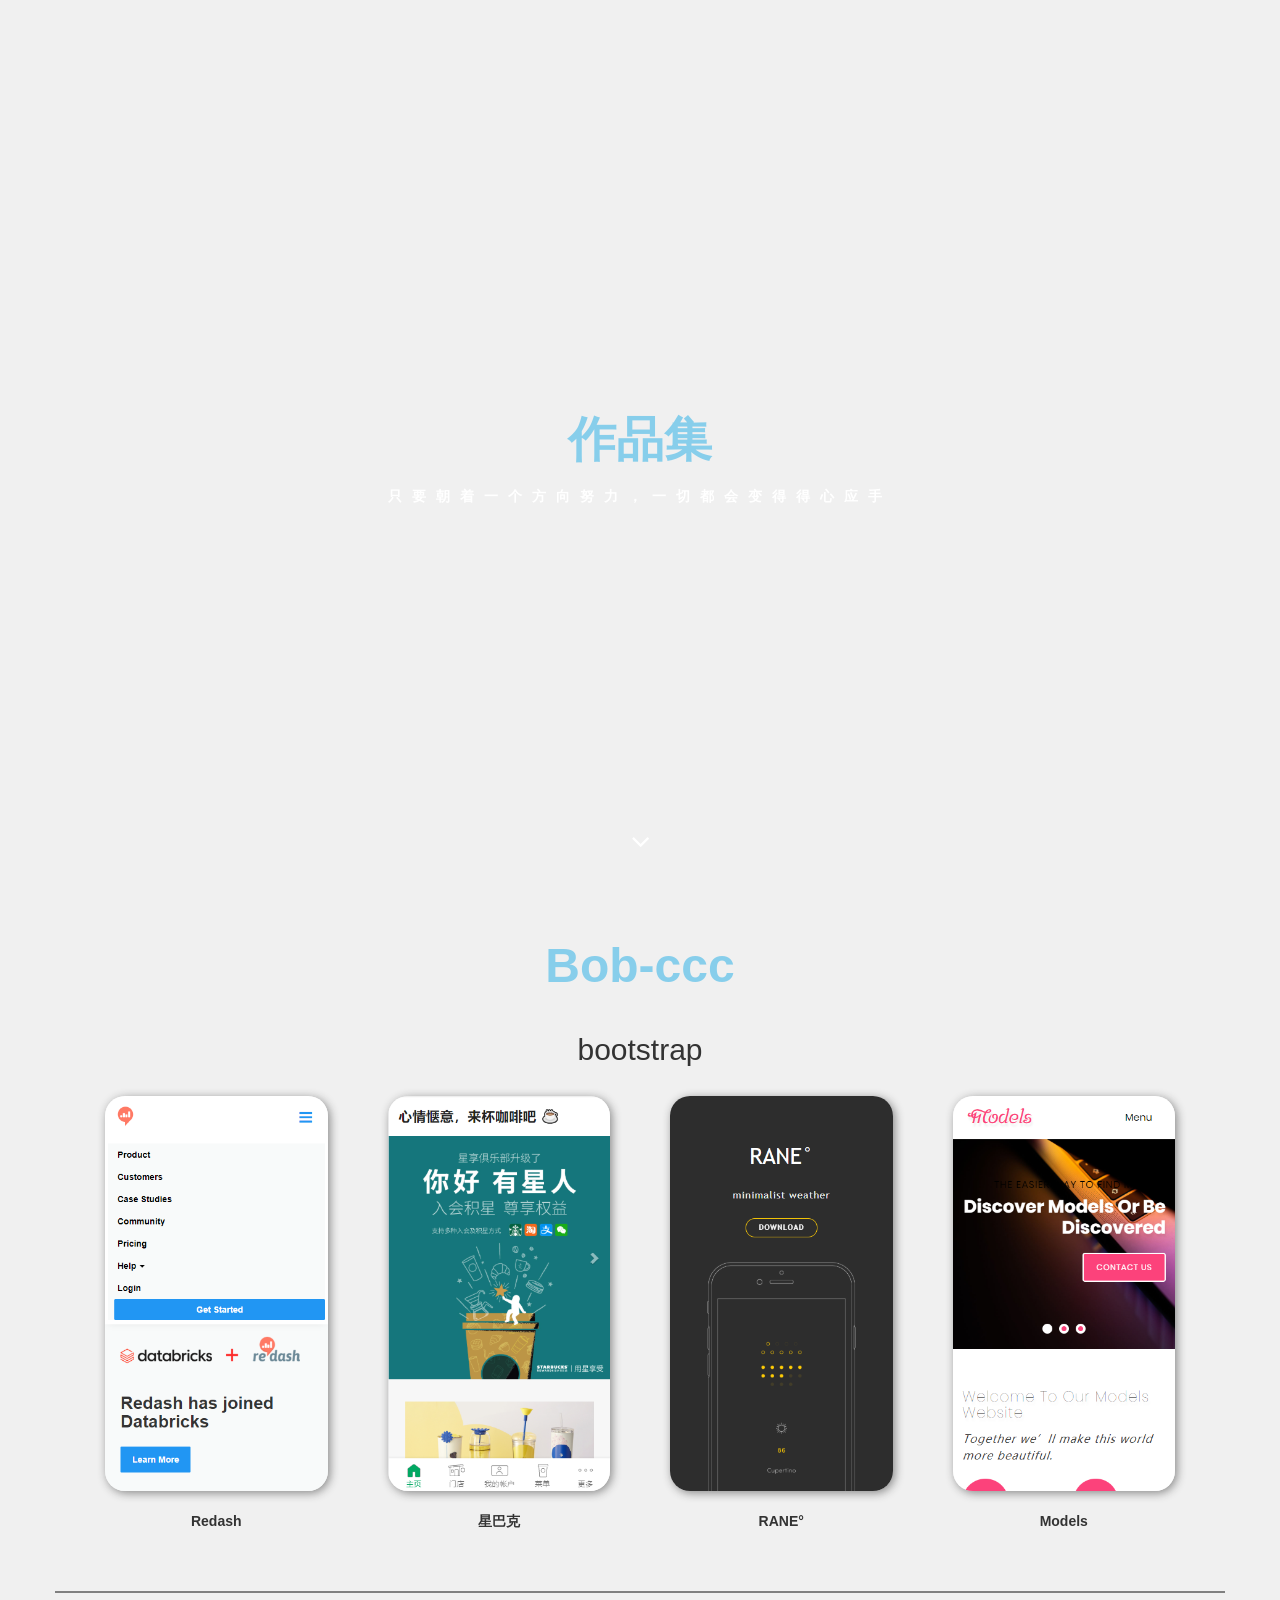
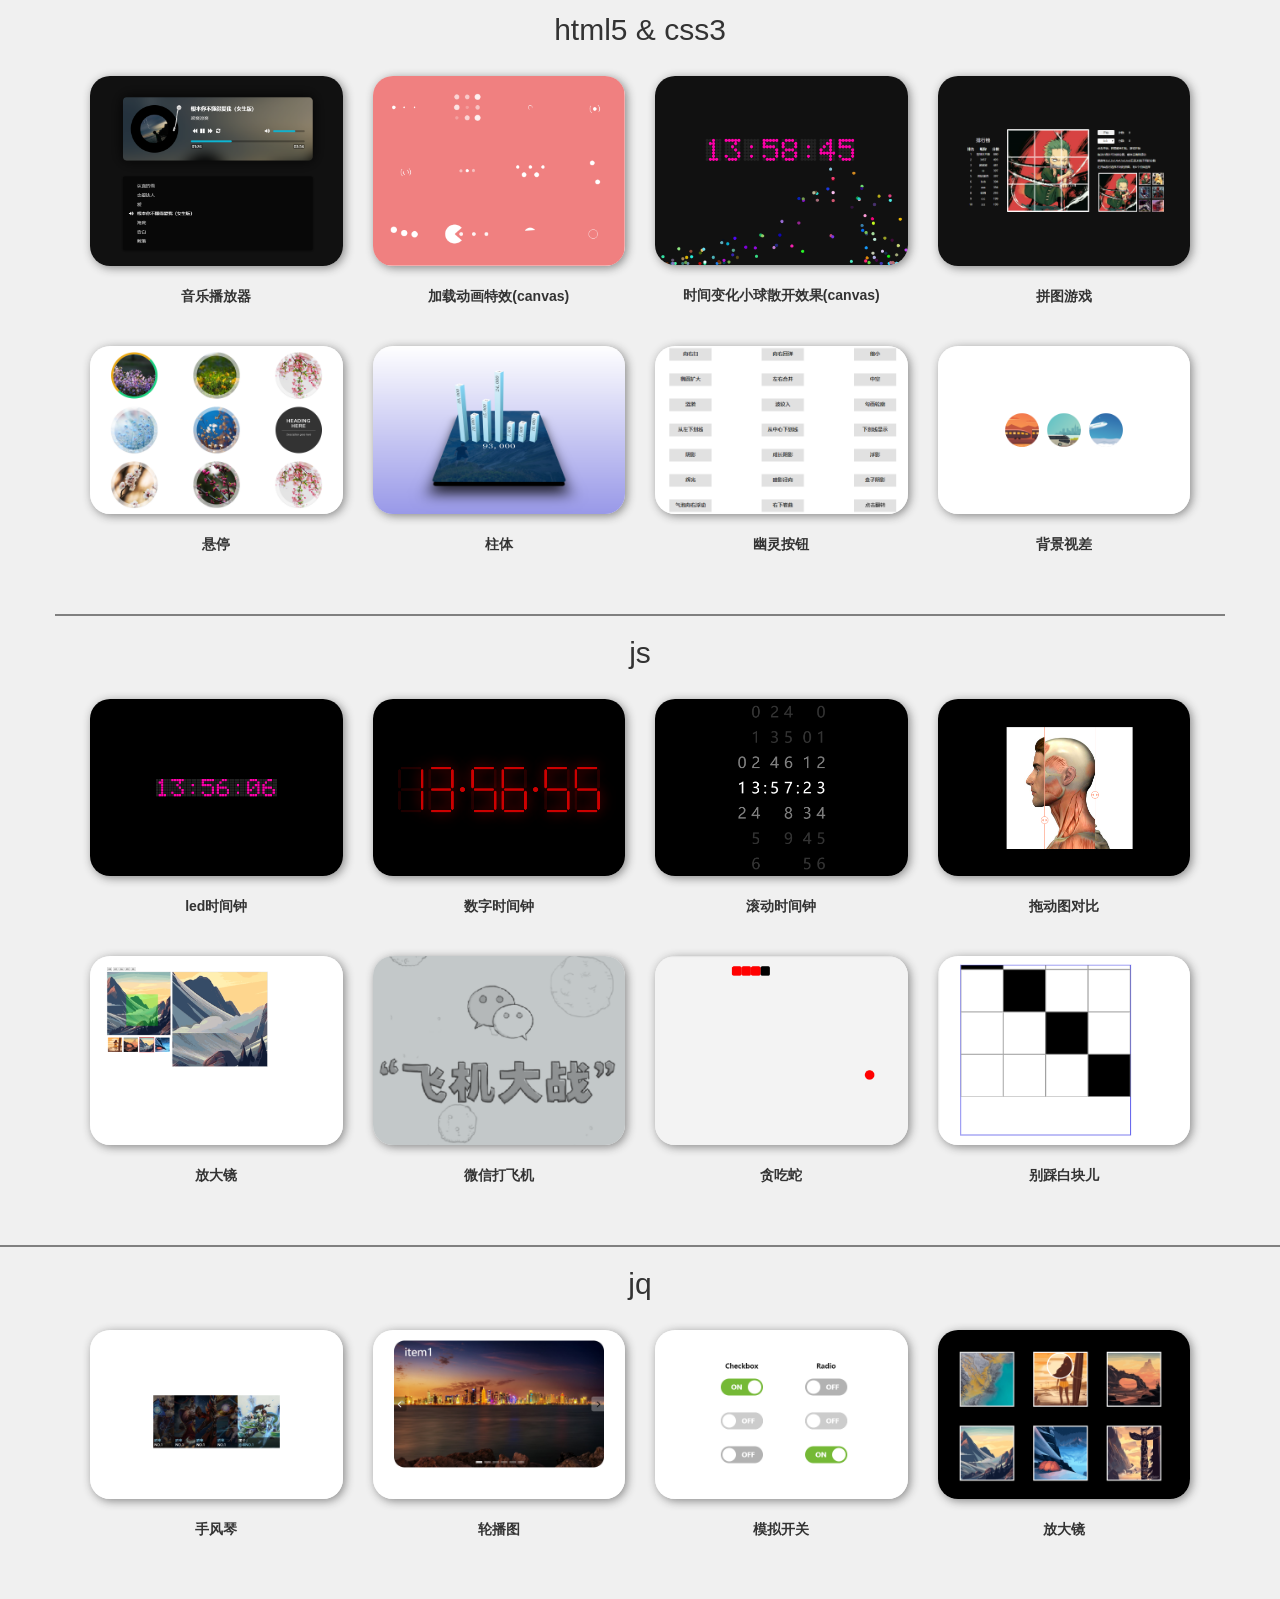
<file: index.html>
<!DOCTYPE html>
<html lang="zh-Hans-CN">
<head>
    <meta charset="utf-8">
    <meta http-equiv="X-UA-Compatible" content="IE=edge,chrome=1" />
    <meta name="renderer" content="webkit">
    <meta name="viewport" content="width=device-width" />
    <title></title>
    <link href="font-awesome/css/font-awesome.min.css" rel="stylesheet" type="text/css">
    <link href="https://cdn.jsdelivr.net/npm/bootstrap@3.3.7/dist/css/bootstrap.min.css" rel="stylesheet" />
    <link href="css/index_style.css" rel="stylesheet" type="text/css">
    <link rel="stylesheet" href="./css/style.css">
</head>
<body>
    <div class="section" id="section1">
        <div class="fp-tablecell">
            <div class="page1">
                <div class="nav wow zoomIn" data-wow-duration="2s">
                    <h1>作品集</h1>
                    <p>只要朝着一个方向努力，一切都会变得得心应手</p>
                </div>
                <a class="next wow fadeInUp" data-wow-duration="2s" id="next"></a>
            </div>
        </div>
    </div>
    <h1>Bob-ccc</h1>
    <div class="content">
        <div class="bootstrap">
            <div class="container">
                <h2>bootstrap</h2>
                <div class="row">
                    <div class="box col-sm-6 col-md-3">
                        <a target="_blank" href="./bsProject/Redash/index.html">
                            <img src="./img/redash.png" alt="Redash">
                        </a>
                        <p>Redash</p>
                    </div>
                    <div class="box col-sm-6 col-md-3">
                        <a target="_blank" href="./bsProject/星巴克/index.html">
                            <img src="./img/starbucks.png" alt="星巴克">
                        </a>
                        <p>星巴克</p>
                    </div>
                    <div class="box col-sm-6 col-md-3">
                        <a target="_blank" href="./bsProject/RANE°/index.html">
                            <img src="./img/rane.png" alt="RANE°">
                        </a>
                        <p>RANE°</p>
                    </div>
                    <div class="box col-sm-6 col-md-3">
                        <a target="_blank" href="./bsProject/Models/index.html">
                            <img src="./img/Models.png" alt="Models">
                        </a>
                        <p>Models</p>
                    </div>
                </div>
            </div>
        </div>

        <div class="html5">
            <div class="container">
                <h2>html5 & css3</h2>
                <div class="row">
                    <div class="box col-sm-6 col-md-3">
                        <a target="_blank" href="./html5/player/index.html">
                            <img src="./img/player.png" alt="player">
                        </a>
                        <p>音乐播放器</p>
                    </div>
                    <div class="box col-sm-6 col-md-3">
                        <a target="_blank" href="./html5/loading/index.html">
                            <img src="./img/loading.png" alt="loading">
                        </a>
                        <p>加载动画特效(canvas)</p>
                    </div>
                    <div class="box col-sm-6 col-md-3">
                        <a target="_blank" href="./html5/clockBoll/index.html">
                            <img src="./img/clockBoll.png" alt="clockBoll">
                        </a>
                        <p>时间变化小球散开效果(canvas)</p>
                    </div>
                    <div class="box col-sm-6 col-md-3">
                        <a target="_blank" href="./html5/puzzle/index.html">
                            <img src="./img/puzzle.png" alt="puzzle">
                        </a>
                        <p>拼图游戏</p>
                    </div>
                    <div class="box col-sm-6 col-md-3">
                        <a target="_blank" href="./css3/Circle/index.html">
                            <img src="./img/Circle.png" alt="Circle">
                        </a>
                        <p>悬停</p>
                    </div>
                    <div class="box col-sm-6 col-md-3">
                        <a target="_blank" href="./css3/chart/index.html">
                            <img src="./img/chart.png" alt="chart">
                        </a>
                        <p>柱体</p>
                    </div>
                    <div class="box col-sm-6 col-md-3">
                        <a target="_blank" href="./css3/btn/index.html">
                            <img src="./img/youlinganniu.png" alt="youlinganniu">
                        </a>
                        <p>幽灵按钮</p>
                    </div>

                    <div class="box col-sm-6 col-md-3">
                        <a target="_blank" href="./css3/view/index.html">
                            <img src="./img/view.png" alt="view">
                        </a>
                        <p>背景视差</p>
                    </div>
                </div>
            </div>
        </div>

        <div class="js">
            <div class="container">
                <h2>js</h2>
                <div class="row">
                    <div class="box col-sm-6 col-md-3">
                        <a target="_blank" href="./jsProject/led数字时钟.html">
                            <img src="./img/ledClock.png" alt="">
                        </a>
                        <p>led时间钟</p>
                    </div>
                    <div class="box col-sm-6 col-md-3">
                        <a target="_blank" href="./jsProject/动态数字时钟.html">
                            <img src="./img/numberClock.png" alt="">
                        </a>
                        <p>数字时间钟</p>
                    </div>
                    <div class="box col-sm-6 col-md-3">
                        <a target="_blank" href="./jsProject/时间钟.html">
                            <img src="./img/scrollClock.png" alt="">
                        </a>
                        <p>滚动时间钟</p>
                    </div>
                    <div class="box col-sm-6 col-md-3">
                        <a target="_blank" href="./jsProject/drag/index.html">
                            <img src="./img/drag.png" alt="">
                        </a>
                        <p>拖动图对比</p>
                    </div>
                    <div class="box col-sm-6 col-md-3">
                        <a target="_blank" href="./jsProject/zoom/index.html">
                            <img src="./img/zoom.png" alt="">
                        </a>
                        <p>放大镜</p>
                    </div>
                    <div class="box col-sm-6 col-md-3">
                        <a target="_blank" href="./jsProject/微信打飞机/index.html">
                            <img src="./img/weixindafeiji.png" alt="微信打飞机">
                        </a>
                        <p>微信打飞机</p>
                    </div>
                    <div class="box col-sm-6 col-md-3">
                        <a target="_blank" href="./jsProject/贪吃蛇429.html">
                            <img src="./img/tanchishe.png" alt="贪吃蛇">
                        </a>
                        <p>贪吃蛇</p>
                    </div>
                    <div class="box col-sm-6 col-md-3">
                        <a target="_blank" href="./jsProject/别踩白块儿面向对象.html">
                            <img src="./img/biecaibaikuaier.png" alt="别踩白块儿">
                        </a>
                        <p>别踩白块儿</p>
                    </div>

                </div>
            </div>
        </div>

        <div class="jq">
            <div class="container">
                <h2>jq</h2>
                <div class="row">
                    <div class="box col-sm-6 col-md-3">
                        <a target="_blank" href="./jqProject/Accordion/index.html">
                            <img src="./img/Accordion.png" alt="">
                        </a>
                        <p>手风琴</p>
                    </div>
                    <div class="box col-sm-6 col-md-3">
                        <a target="_blank" href="./jqProject/carousel/index.html">
                            <img src="./img/carousel.png" alt="">
                        </a>
                        <p>轮播图</p>
                    </div>
                    <div class="box col-sm-6 col-md-3">
                        <a target="_blank" href="./jqProject/switch.html">
                            <img src="./img/switch.png" alt="">
                        </a>
                        <p>模拟开关</p>
                    </div>
                    <div class="box col-sm-6 col-md-3">
                        <a target="_blank" href="./jqProject/ZoomJQ/index.html">
                            <img src="./img/zoomJQ.png" alt="">
                        </a>
                        <p>放大镜</p>
                    </div>
                </div>
            </div>
        </div>

    </div>
    <script src="https://cdn.jsdelivr.net/npm/jquery@1.12.4/dist/jquery.min.js"></script>
    <script src="https://cdn.jsdelivr.net/npm/bootstrap@3.3.7/dist/js/bootstrap.min.js"></script>
</body>
</html>
</file>
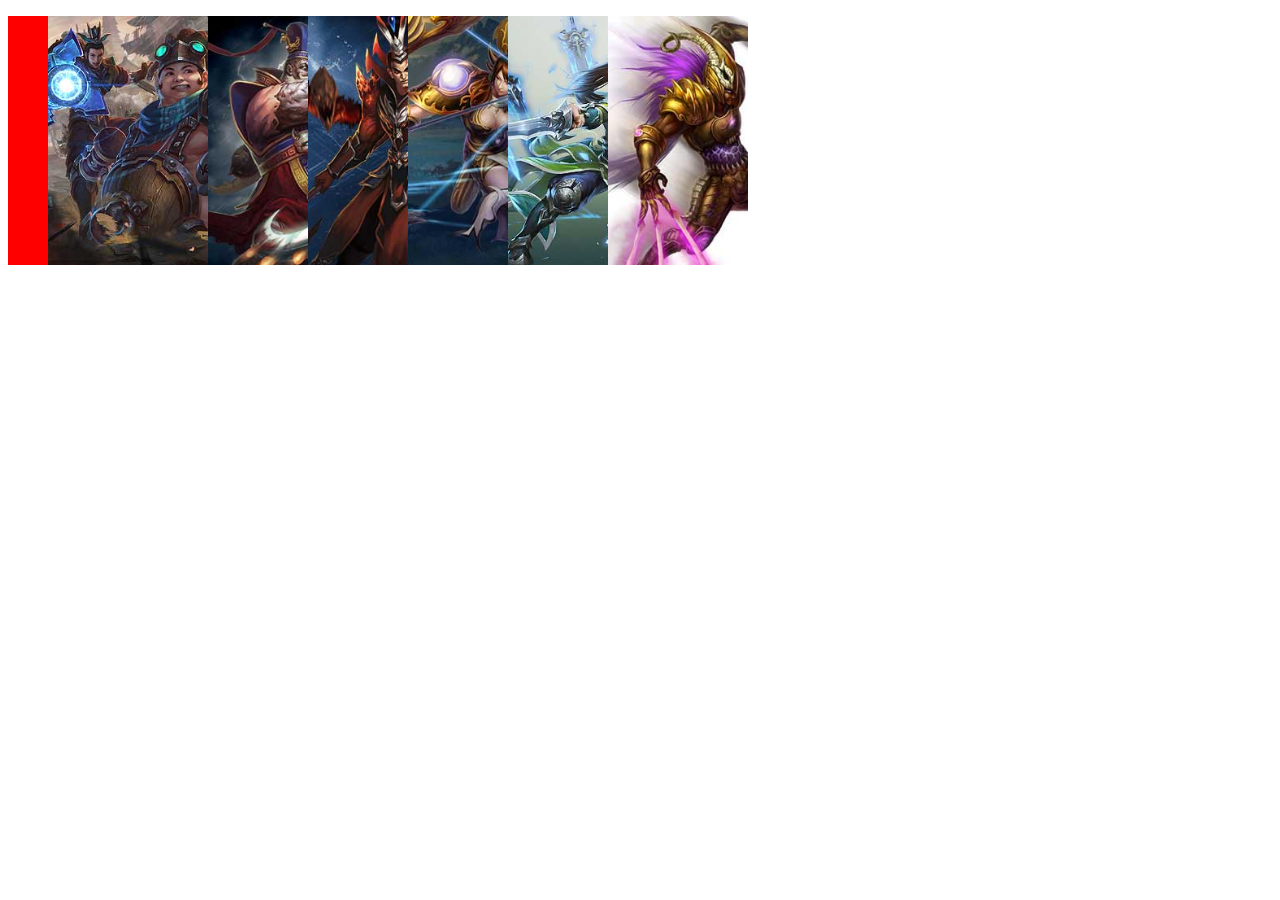
<file: sfq/index.html>
<!DOCTYPE html>
<html lang="en">
<head>
    <meta charset="UTF-8">
    <meta name="viewport" content="width=device-width, initial-scale=1.0">
    <title>Document</title>
    <link rel="stylesheet" href="https://cdn.staticfile.org/minireset.css/0.0.2/minireset.min.css">
    <script src="https://cdn.staticfile.org/jquery/1.12.4/jquery.min.js"></script>
</head>
    <style>
        .stage{
            width: 700px;
            background: red;
            /* 溢出隐藏 */
            overflow: hidden;
            position: relative;
        }
        li{
            width: 200px;
            /* 溢出隐藏 */
            overflow: hidden;
            /* 子绝父相 */
            position: absolute;
            top: 0;
            left: 0;
        }
        img{
            max-width: none;
            width: 200px;
            display: block;
        }
        li:first-child {
            position: relative;
            /* 相对定位 */
            /* 第一张的位置不动 */
        }
        li:nth-child(2) {
            left: 200px;
        }
        
        li:nth-child(3) {
            left: 300px;
        }

        li:nth-child(4) {
            left: 400px;
        }
        li:nth-child(5) {
            left: 500px;
        }
        li:nth-child(6) {
            left: 600px;
        }
    </style>
<body>
    <ul class="stage">
        <li><img src="img/datouwang1.jpg" alt=""></li>
        <li><img src="img/datouwang2.jpg" alt=""></li>
        <li><img src="img/datouwang3.jpg" alt=""></li>
        <li><img src="img/datouwang4.jpg" alt=""></li>
        <li><img src="img/datouwang5.jpg" alt=""></li>
        <li><img src="img/datouwang6.jpg" alt=""></li>
    </ul>
    <script>
        // hover语法:$(selector).hover(inFunction,outFunction)
        $('li').hover(function(){
            var current=$(this).index()
            // js里面的Foreach循环到jq里面是each(),且index跟element参数的顺序
            $('li').each(function(index,element){
                if(index<=current){
                    $(element).animate({left:100*index+'px'},300)
                }else{
                     $(element).animate({left:100*(index-1)+200+'px'},300)
                }
            })
         },function(){
                $('li').clearQueue();
        })
    </script>
</body>
</html>
</file>
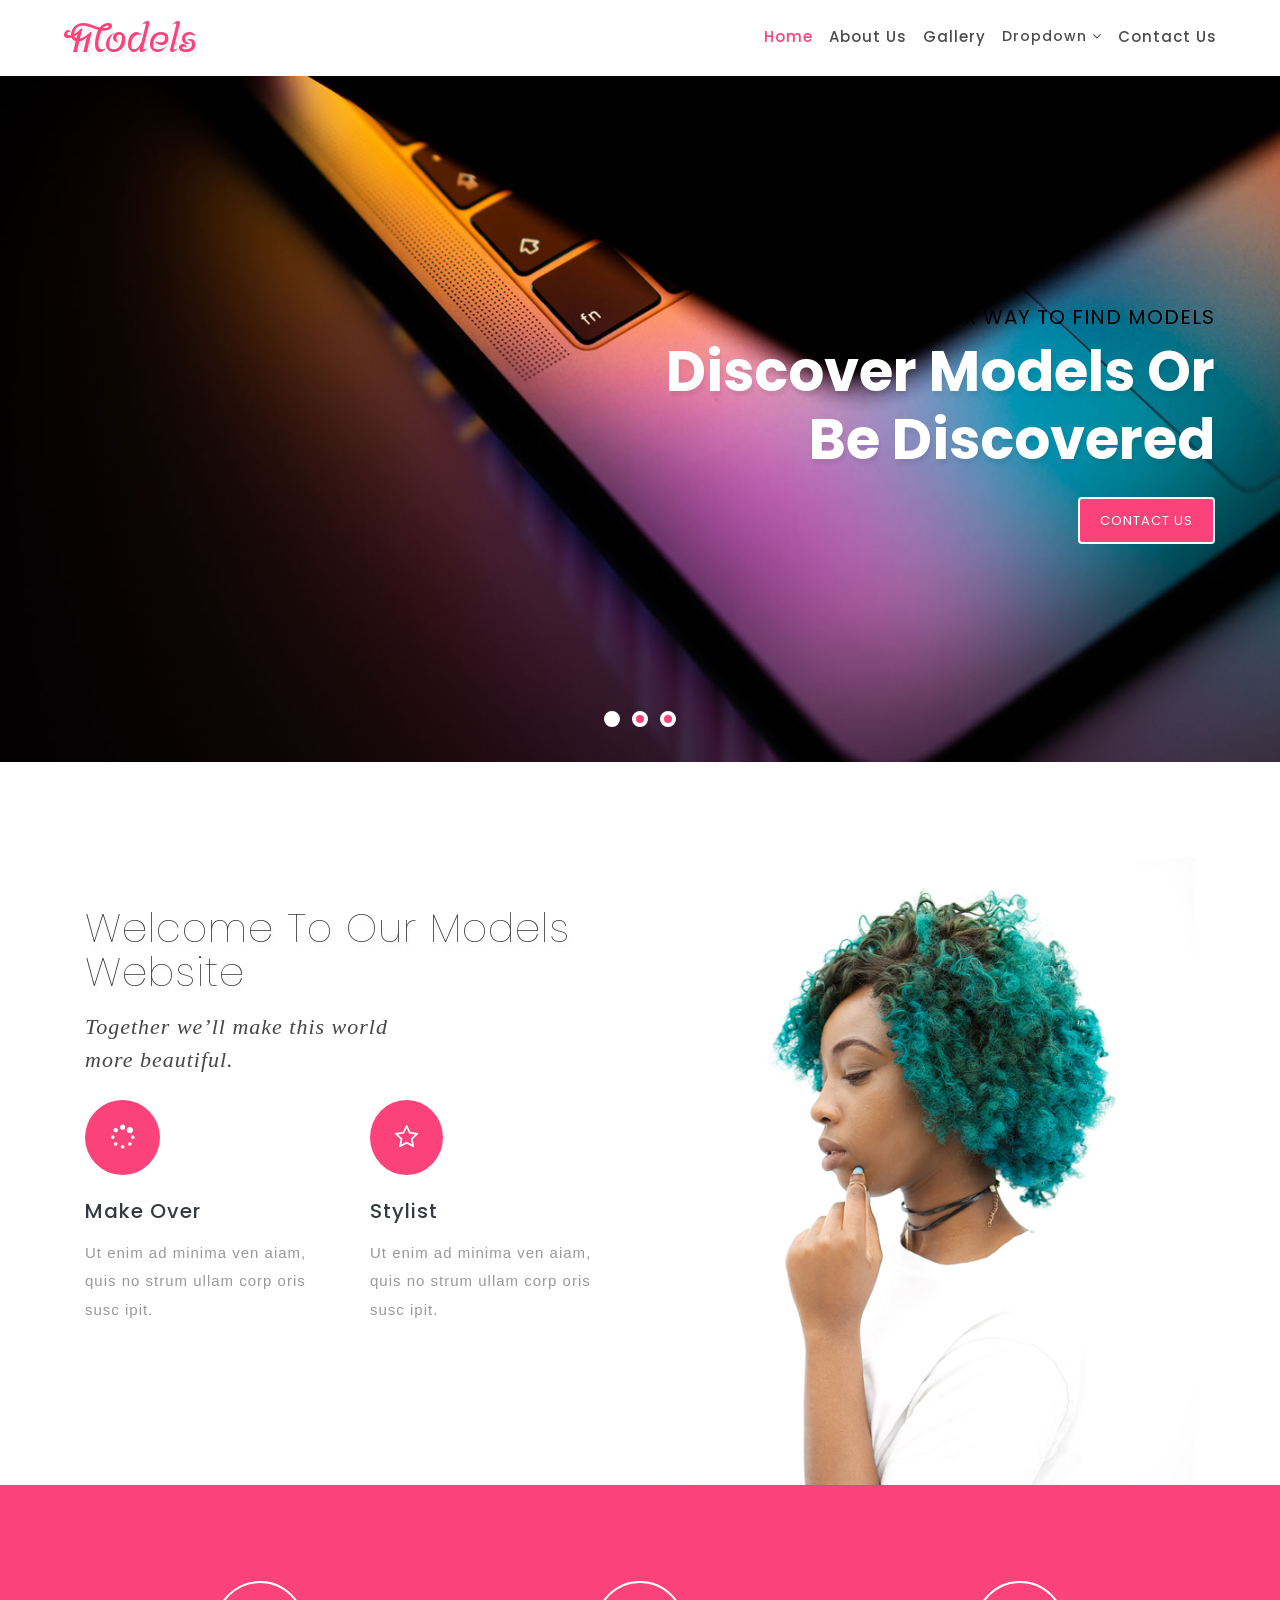
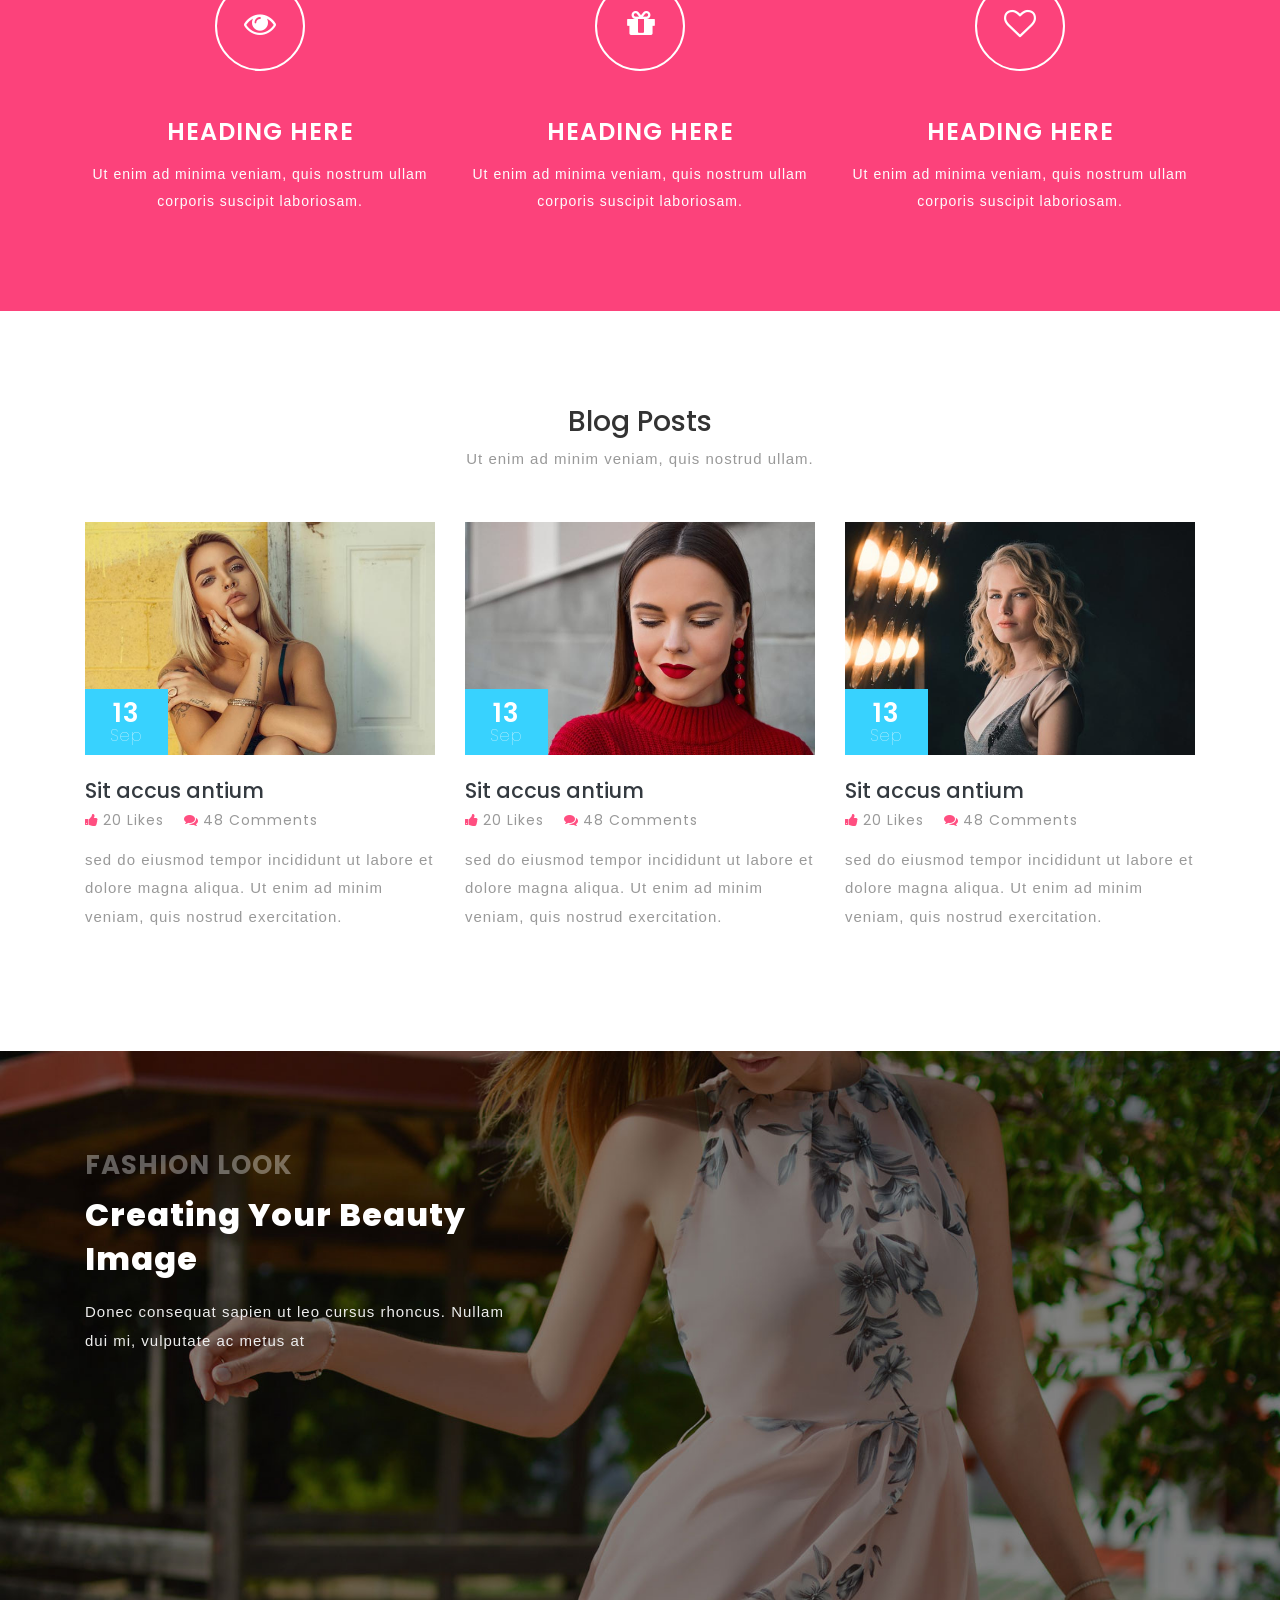
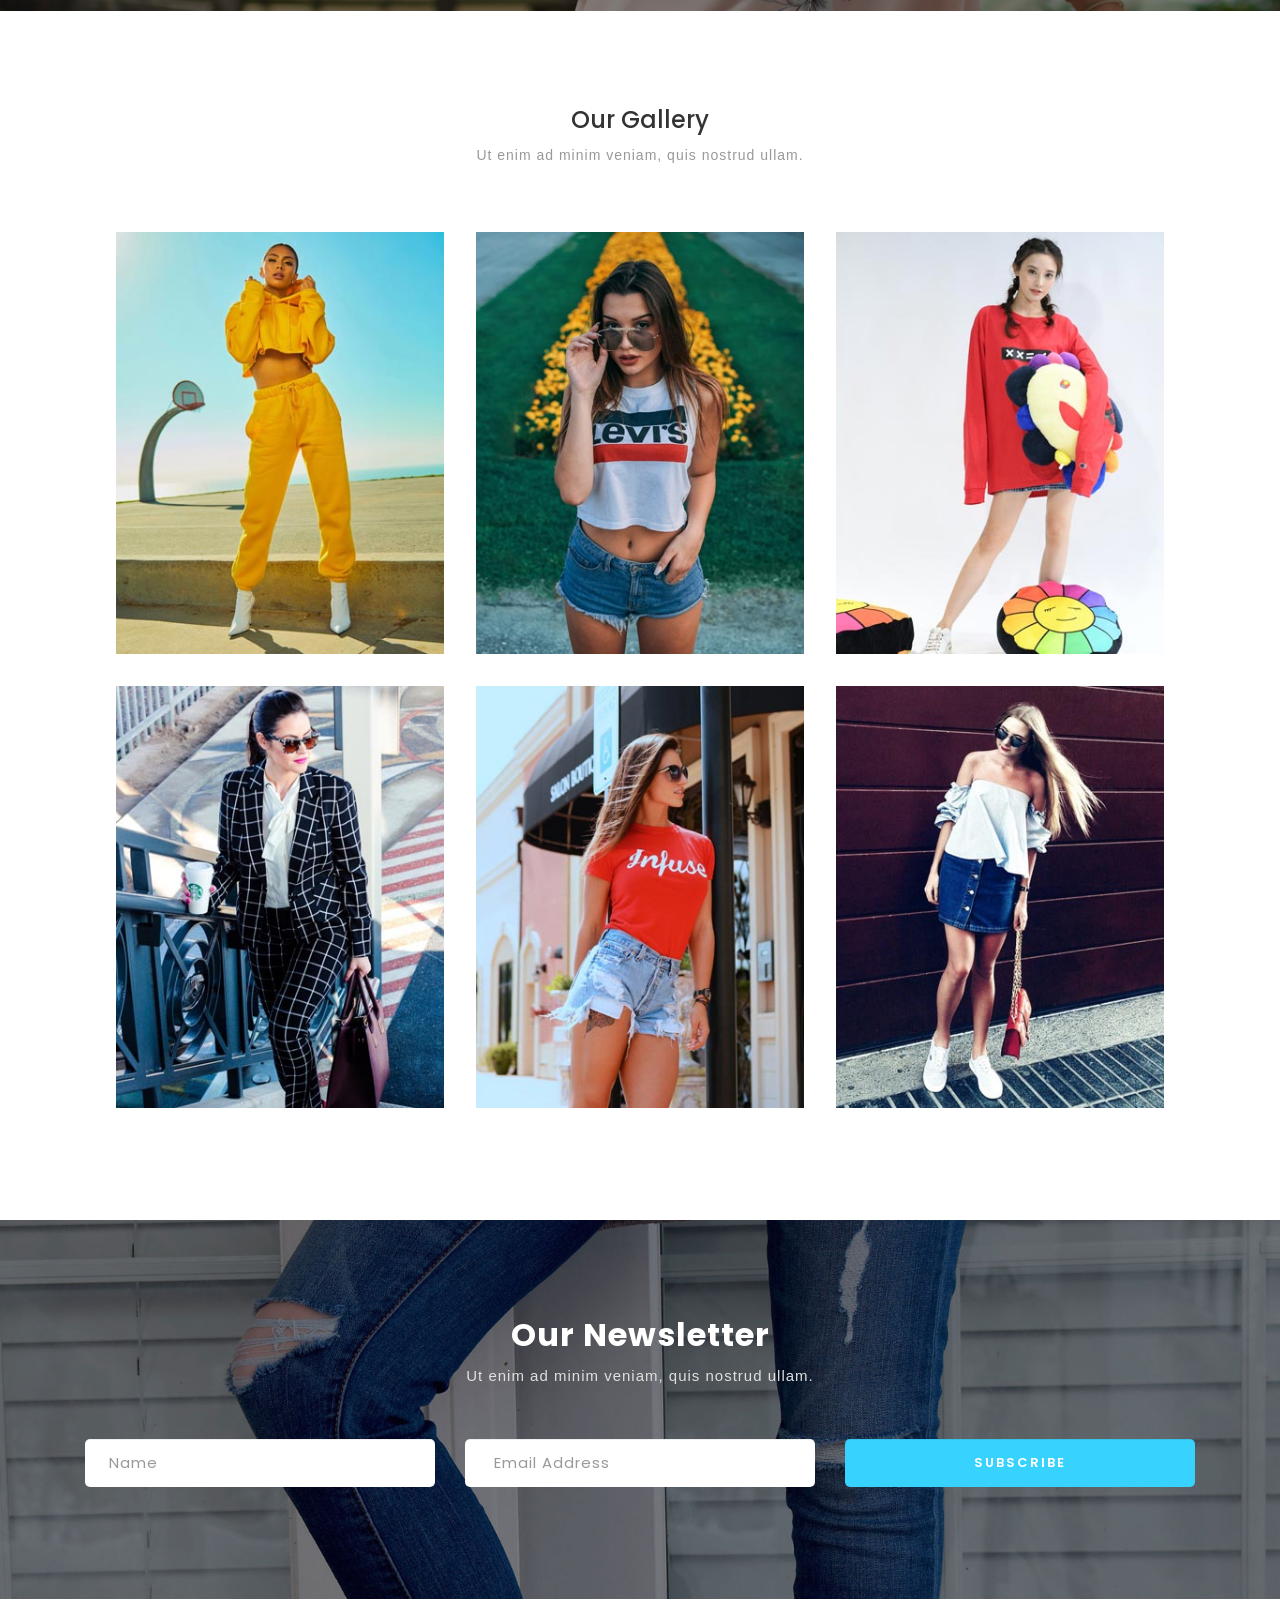
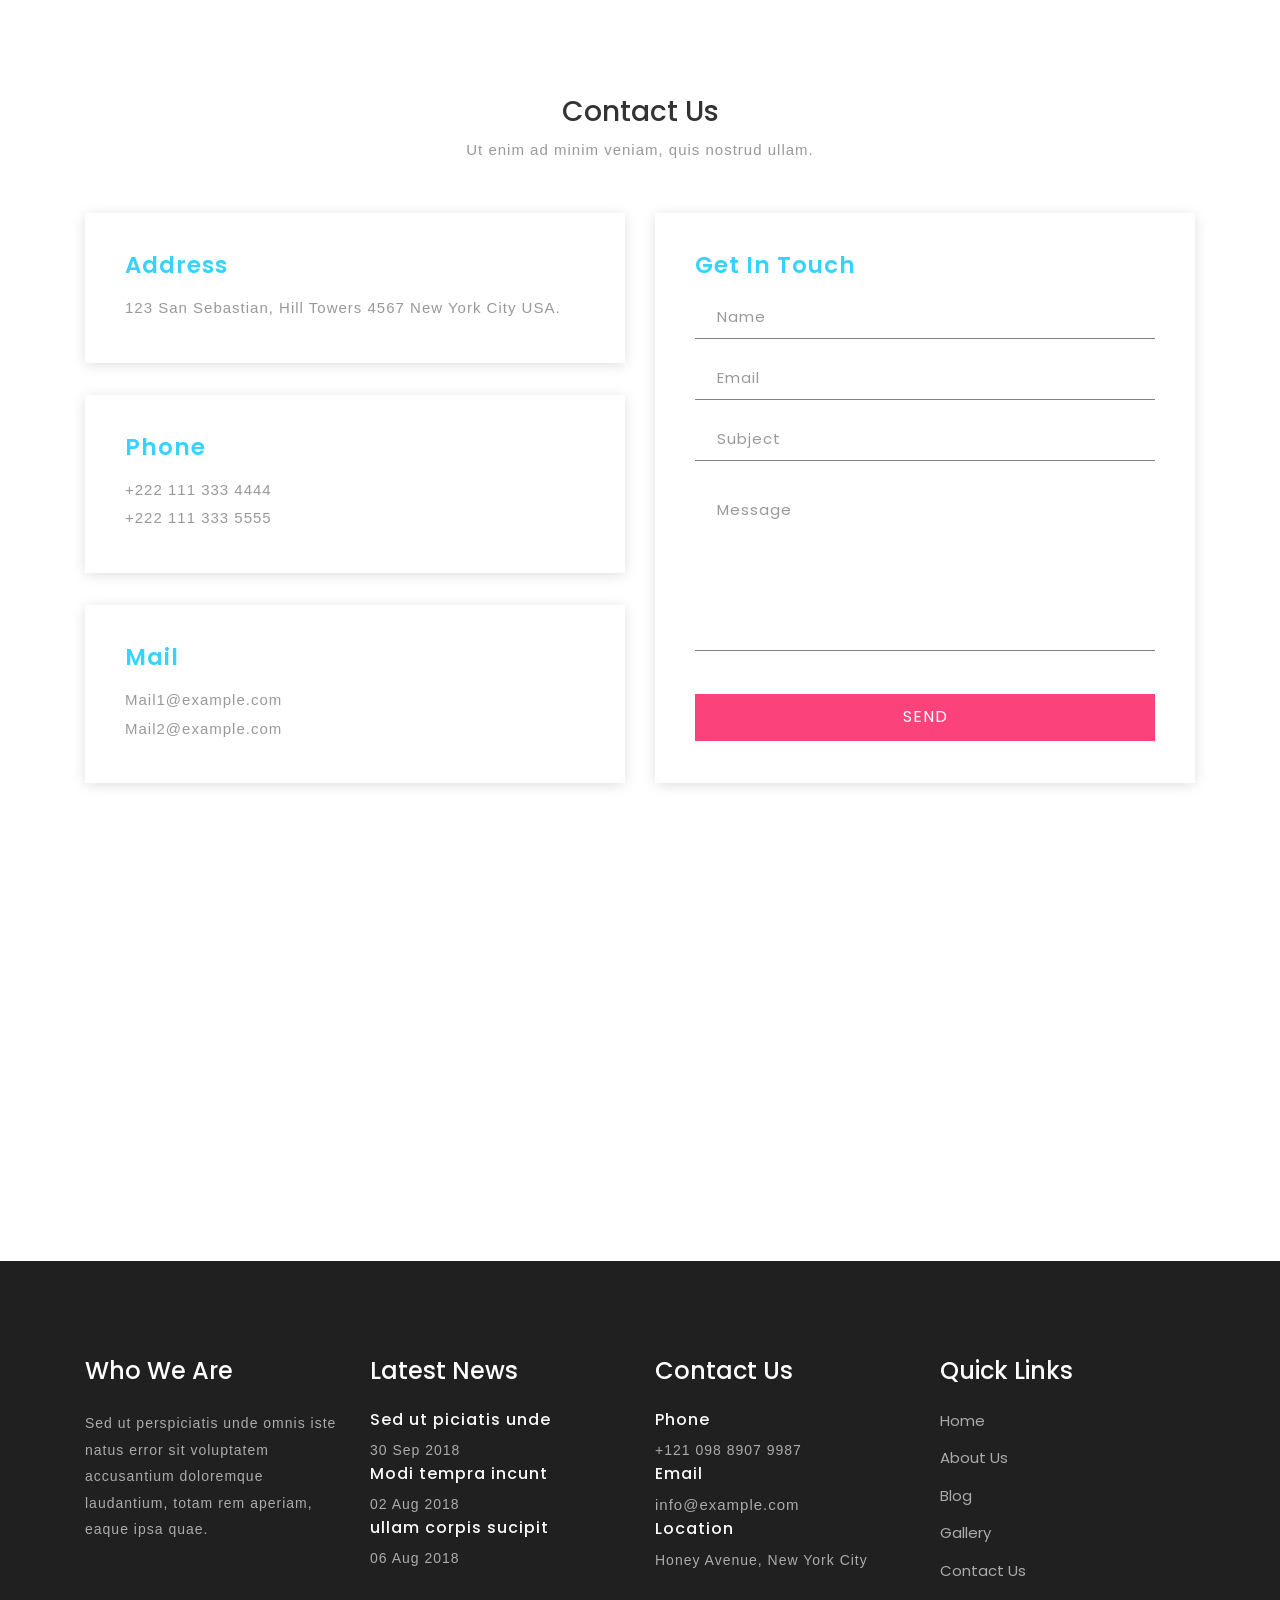
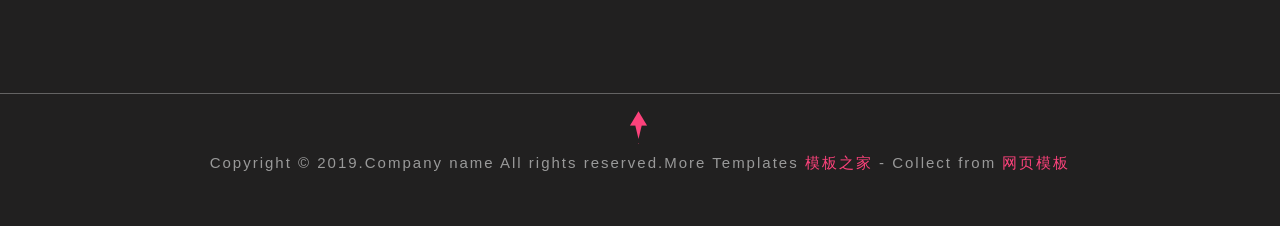
<file: bsProject/Models/index.html>
<!DOCTYPE html>
<html lang="en">

<head>
    <meta charset="UTF-8">
    <meta name="viewport" content="width=device-width, initial-scale=1.0">
    <meta http-equiv="Content-Security-Policy" content="upgrade-insecure-requests">
    <title>Models</title>
    <link href="https://cdn.jsdelivr.net/npm/bootstrap@3.3.7/dist/css/bootstrap.min.css" rel="stylesheet" />
    <link rel="stylesheet" href="./css/style.css">
    <link rel="stylesheet" href="https://cdn.staticfile.org/font-awesome/4.7.0/css/font-awesome.css">
    <link rel="stylesheet" href="./css/font-awesome.min.css">
    <link href="http://fonts.googleapis.com/css?family=Srisakdi:400,700&amp;subset=latin-ext,thai,vietnamese"
        rel="stylesheet">
    <link
        href="http://fonts.googleapis.com/css?family=Poppins:100,100i,200,200i,300,300i,400,400i,500,500i,600,600i,700,700i,800,800i,900,900i&amp;subset=latin-ext"
        rel="stylesheet">
</head>

<body>

    <div class="mytop" id="home">
        <div class="container-fluid">
            <div class="header">
                <!-- logo -->
                <div id="logo">
                    <h1><a href="index.html">Models</a></h1>
                </div>

                <!-- nav -->
                <div class="mynav clearfix">
                    <a class="toggle">Menu</a>
                    <ul class="menu">
                        <li class="active"><a href="index.html">Home</a></li>
                        <li><a href="#about">About Us</a></li>
                        <li><a href="#gallery">Gallery</a></li>

                        <li class="dropdown ">
                            <a href="#" class="dropdown-toggle" data-toggle="dropdown" role="button"
                                aria-haspopup="true">Dropdown <span class="fa fa-angle-down"></span></a>
                            <ul class="dropdown-menu">
                                <li><a href="#services" class="drop-text">Services</a></li>
                                <li><a href="#blog" class="drop-text">Blog</a></li>
                                <li><a href="#newsletter" class="drop-text">Newsletter</a></li>
                            </ul>
                        </li>

                        <li><a href="#contact">Contact Us</a></li>
                    </ul>
                </div>
            </div>
        </div>
    </div>

    <section class="banner">
        <div id="carousel-example-generic" class="carousel slide" data-ride="carousel">
            <!-- Indicators -->
            <ol class="carousel-indicators">
                <li data-target="#carousel-example-generic" data-slide-to="0" class="active"></li>
                <li data-target="#carousel-example-generic" data-slide-to="1"></li>
                <li data-target="#carousel-example-generic" data-slide-to="2"></li>
            </ol>

            <!-- Wrapper for slides -->
            <div class="carousel-inner" role="listbox">
                <div class="item active">
                    <img src="./img/1.jpg" alt="...">
                    <div class="carousel-word">
                        <h5>The easier way to find models</h5>
                        <h3>Discover Models or Be Discovered</h3>
                        <a href="#contact" class="btn">Contact Us</a>
                    </div>
                </div>
                <div class="item">
                    <img src="./img/2.jpg" alt="...">
                    <div class="carousel-word">
                        <h5>The easier way to find models</h5>
                        <h3>Discover Models or Be Discovered</h3>
                        <a href="#contact" class="btn">Contact Us</a>
                    </div>
                </div>

                <div class="item">
                    <img src="./img/4.jpg" alt="...">
                    <div class="carousel-word">
                        <h5>The easier way to find models</h5>
                        <h3>Discover Models or Be Discovered</h3>
                        <a href="#contact" class="btn">Contact Us</a>
                    </div>
                </div>
            </div>

        </div>
    </section>

    <section class="section_welcome" id="about">

        <div class="container">

            <div class="row">
                <div class="col-md-6 left">
                    <h3>Welcome To Our Models Website</h3>
                    <h4>Together we’ll make this world <br>
                        more beautiful.
                    </h4>
                    <div class="row support-bottom">
                        <div class="col-xs-6 ">
                            <div class="icon-effect">
                                <span class="fa fa-spinner" aria-hidden="true"></span>
                            </div>
                            <h5>Make Over</h5>
                            <p>Ut enim ad minima ven aiam, quis no strum ullam corp oris susc ipit.</p>
                        </div>
                        <div class="col-xs-6 ">
                            <div class="icon-effect">
                                <span class="fa fa-star-o" aria-hidden="true"></span>
                            </div>
                            <h5>Stylist</h5>
                            <p>Ut enim ad minima ven aiam, quis no strum ullam corp oris susc ipit.</p>
                        </div>
                    </div>
                </div>
                <div class="col-md-6 right">
                    <img src="./img/img.jpg" alt=" ">
                </div>
            </div>

        </div>

    </section>

    <section class="section_serives" id="services">
        <div class="container">
            <div class="row">
                <div class="col-sm-4">
                    <i class="fa fa-eye" aria-hidden="true"></i>
                    <h4 class="text-white text-uppercase mt-md-5 mt-4 mb-3">Heading Here</h4>
                    <p>Ut enim ad minima veniam, quis nostrum ullam corporis suscipit laboriosam.</p>
                </div>
                <div class="col-sm-4">
                    <i class="fa fa-gift" aria-hidden="true"></i>
                    <h4 class="text-white text-uppercase mt-md-5 mt-4 mb-3">Heading Here</h4>
                    <p>Ut enim ad minima veniam, quis nostrum ullam corporis suscipit laboriosam.</p>
                </div>
                <div class="col-sm-4">
                    <i class="fa fa-heart-o" aria-hidden="true"></i>
                    <h4 class="text-white text-uppercase mt-md-5 mt-4 mb-3">Heading Here</h4>
                    <p>Ut enim ad minima veniam, quis nostrum ullam corporis suscipit laboriosam.</p>
                </div>
            </div>
        </div>
    </section>

    <section class="section_blog" id="blog">

        <div class="container">
            <div class="title">
                <h3 class="mb-2">Blog Posts</h3>
                <p>Ut enim ad minim veniam, quis nostrud ullam.</p>
            </div>
            <div class="row">
                <div class="col-md-4">
                    <div class="posts-top">
                        <a href="#">
                            <img src="./img/blog1.jpg" alt="">
                        </a>
                        <h3>13
                            <span>Sep</span>
                        </h3>
                    </div>
                    <div class="posts-world">
                        <h4>Sit accus antium</h4>
                        <ul>
                            <li>
                                <a href="#">
                                    <i class="fa fa-thumbs-up mr-1"></i>20 Likes</a>
                            </li>
                            <li>
                                <a href="#">
                                    <i class="fa fa-comments mr-1"></i>48 Comments</a>
                            </li>
                        </ul>
                        <p>sed do eiusmod tempor incididunt ut labore et dolore magna aliqua. Ut enim ad
                            minim veniam, quis
                            nostrud exercitation.</p>
                    </div>
                </div>

                <div class="col-md-4">
                    <div class="posts-top">
                        <a href="#">
                            <img src="./img/blog2.jpg" alt="">
                        </a>
                        <h3>13
                            <span>Sep</span>
                        </h3>
                    </div>
                    <div class="posts-world">
                        <h4>Sit accus antium</h4>
                        <ul>
                            <li>
                                <a href="#">
                                    <i class="fa fa-thumbs-up mr-1"></i>20 Likes</a>
                            </li>
                            <li>
                                <a href="#">
                                    <i class="fa fa-comments mr-1"></i>48 Comments</a>
                            </li>
                        </ul>
                        <p>sed do eiusmod tempor incididunt ut labore et dolore magna aliqua. Ut enim ad
                            minim veniam, quis
                            nostrud exercitation.</p>
                    </div>
                </div>

                <div class="col-md-4">
                    <div class="posts-top">
                        <a href="#">
                            <img src="./img/blog3.jpg" alt="">
                        </a>
                        <h3>13
                            <span>Sep</span>
                        </h3>
                    </div>
                    <div class="posts-world">
                        <h4>Sit accus antium</h4>
                        <ul>
                            <li>
                                <a href="#">
                                    <i class="fa fa-thumbs-up mr-1"></i>20 Likes</a>
                            </li>
                            <li>
                                <a href="#">
                                    <i class="fa fa-comments mr-1"></i>48 Comments</a>
                            </li>
                        </ul>
                        <p>sed do eiusmod tempor incididunt ut labore et dolore magna aliqua. Ut enim ad
                            minim veniam, quis
                            nostrud exercitation.</p>
                    </div>
                </div>
            </div>

        </div>

    </section>

    <section class="section_beauty">
        <div class="container">
            <div class="row">
                <div class="col-md-7 col-lg-5">
                    <span class="text-uppercase">Fashion Look</span>
                    <h3 class="agile-title">Creating Your Beauty Image</h3>
                    <p>Donec consequat sapien ut leo cursus rhoncus. Nullam dui mi, vulputate ac metus at</p>
                </div>
            </div>
        </div>
    </section>

    <section class="section_gallery" id="gallery">
        <div class="container">
            <div class="title text-center">
                <h3 class="mb-2">Our Gallery</h3>
                <p>Ut enim ad minim veniam, quis nostrud ullam.</p>
            </div>
            <div class="gal text-center">
                <div class="row">
                    <div class="col-sm-4 gal-img">
                        <a href="#gal1"><img src="./img/g1.jpg" alt="news image" class="img-fluid"></a>
                    </div>
                    <div class="col-sm-4 gal-img">
                        <a href="#gal2"><img src="./img/g2.jpg" alt="news image" class="img-fluid"></a>
                    </div>
                    <div class="col-sm-4 gal-img">
                        <a href="#gal3"><img src="./img/g3.jpg" alt="news image" class="img-fluid"></a>
                    </div>
                </div>
                <div class="row">
                    <div class="col-sm-4 gal-img">
                        <a href="#gal4"><img src="./img/g4.jpg" alt="news image" class="img-fluid"></a>
                    </div>
                    <div class="col-sm-4 gal-img">
                        <a href="#gal5"><img src="./img/g5.jpg" alt="news image" class="img-fluid"></a>
                    </div>
                    <div class="col-sm-4 gal-img">
                        <a href="#gal6"><img src="./img/g6.jpg" alt="news image" class="img-fluid"></a>
                    </div>
                </div>
                <div class="popup">
                    <div class="box">
                        <img src="./img/g1.jpg" alt="">
                        <a href="#gallery" class="close">x</a>
                    </div>
                </div>
            </div>
        </div>
    </section>

    <section class="section_newsletter" id="newsletter">

        <div class="container">
            <div class="title text-center">
                <h3 class="mb-2">Our Newsletter</h3>
                <p>Ut enim ad minim veniam, quis nostrud ullam.</p>
            </div>

            <div class="inputs">
                <form action="#" method="post">
                    <div class="row">
                        <div class="col-sm-4">
                            <input class="form-control" type="text" name="Name" placeholder="Name" required="">
                        </div>
                        <div class="col-sm-4">
                            <input class="form-control" type="email" name="Email" placeholder=" Email Address"
                                required="">
                        </div>
                        <div class="col-sm-4">
                            <input class="form-control submit text-uppercase" type="submit" value="Subscribe">
                        </div>
                    </div>
                </form>
            </div>

        </div>

    </section>

    <section class="section_address" id="contact">
        <div class="container">
            <div class="title text-center">
                <h3>Contact Us</h3>
                <p>Ut enim ad minim veniam, quis nostrud ullam.</p>
            </div>

            <div class="row adress">

                <div class="col-md-6">
                    <div class="adress-info">
                        <h4>Address</h4>
                        <p>123 San Sebastian, Hill Towers 4567 New York City USA.</p>
                    </div>

                    <div class="adress-info">
                        <h4>Phone </h4>
                        <p>+222 111 333 4444</p>
                        <p>+222 111 333 5555</p>
                    </div>

                    <div class="adress-info">
                        <h4>Mail</h4>
                        <p>
                            <a href="mailto:example@mail.com"> Mail1@example.com</a>
                        </p>
                        <p>
                            <a href="mailto:example@mail.com"> Mail2@example.com</a>
                        </p>
                    </div>
                </div>

                <div class="col-md-6">
                    <div class="adress-gird">
                        <h4 class="mb-3">Get In Touch</h4>
                        <form action="#" method="post">
                            <div class="form-group">
                                <input type="text" class="form-control" placeholder="Name" name="name" required="">
                            </div>
                            <div class="form-group">
                                <input type="email" class="form-control" placeholder="Email" name="email" required="">
                            </div>
                            <div class="form-group">
                                <input type="text" class="form-control" placeholder="Subject" name="subject"
                                    required="">
                            </div>
                            <div class="form-group">
                                <textarea placeholder="Message" class="form-control" required=""></textarea>
                            </div>
                            <input type="submit" value="SEND">
                        </form>
                    </div>
                </div>
            </div>

        </div>
    </section>

    <footer class="footer">
        <div class="container">
            <div class="row">
                <div class="col-md-3 col-sm-6">
                    <h3>Who We Are</h3>
                    <div class="">
                        <p>Sed ut perspiciatis unde omnis iste natus error sit voluptatem accusantium doloremque
                            laudantium, totam rem
                            aperiam, eaque ipsa quae.</p>
                    </div>
                </div>
                <div class="col-md-3 col-sm-6">
                    <h3>Latest News</h3>
                    <div class="">
                        <div class="">
                            <h4>Sed ut piciatis unde</h4>
                            <p>30 Sep 2018</p>
                        </div>
                        <div class="">
                            <h4>Modi tempra incunt</h4>
                            <p>02 Aug 2018</p>
                        </div>
                        <div class="">
                            <h4>ullam corpis sucipit</h4>
                            <p>06 Aug 2018</p>
                        </div>
                    </div>
                </div>
                <div class="col-md-3 col-sm-6">
                    <h3>Contact Us</h3>
                    <div class="">
                        <div class="">
                            <h4>Phone</h4>
                            <p>+121 098 8907 9987</p>
                        </div>
                        <div class="">
                            <h4>Email </h4>
                            <p><a href="mailto:info@example.com">info@example.com</a></p>
                        </div>
                        <div class="">
                            <h4>Location</h4>
                            <p>Honey Avenue, New York City</p>
                        </div>
                    </div>
                </div>
                <div class="col-md-3 col-sm-6">
                    <h3 class="footer-title text-white mb-lg-5 mb-4">Quick Links</h3>
                    <ul class="links list-unstyled">
                        <li>
                            <a href="index.html">Home</a>
                        </li>
                        <li>
                            <a href="#about">About Us</a>
                        </li>
                        <li>
                            <a href="#blog">Blog</a>
                        </li>
                        <li>
                            <a href="#gallery">Gallery</a>
                        </li>
                        <li>
                            <a href="#contact" class="m-0">Contact Us</a>
                        </li>
                    </ul>
                </div>
            </div>
        </div>
        <div class="copyright text-center">
            <a href="#home" class="move-top"></a>
            <p class="copy-right">
                Copyright © 2019.Company name All rights reserved.More Templates
                <a href="http://www.cssmoban.com/" target="_blank" title="模板之家">模板之家</a>
                - Collect from
                <a href="http://www.cssmoban.com/" title="网页模板" target="_blank">网页模板</a>
            </p>
        </div>
    </footer>

    <script src="https://cdn.jsdelivr.net/npm/jquery@1.12.4/dist/jquery.min.js"></script>
    <script src="https://cdn.jsdelivr.net/npm/bootstrap@3.3.7/dist/js/bootstrap.min.js"></script>
    <script src="./js/main.js"></script>
</body>

</html>
</file>
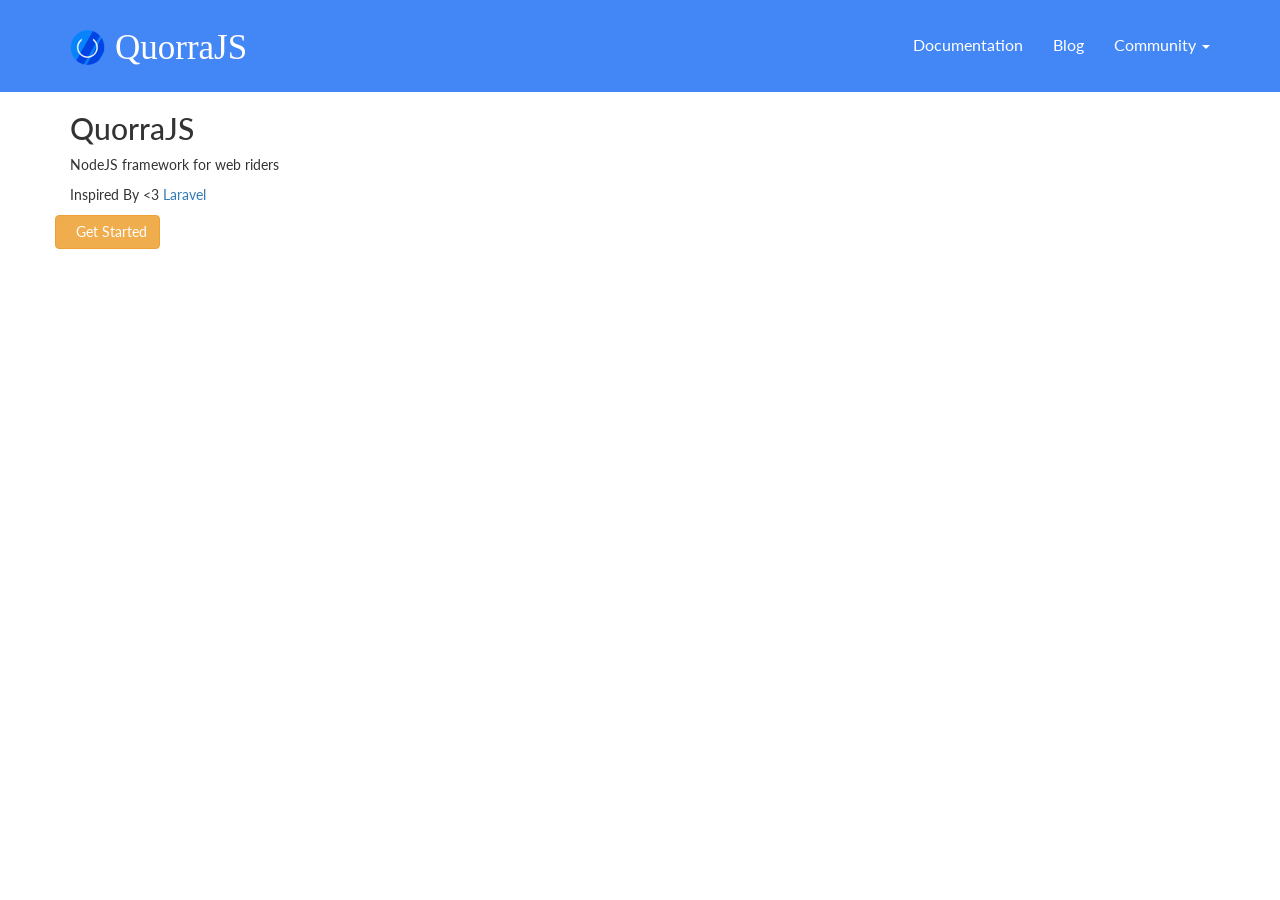
<file: bsProject/Quorrajs/index.html>
<!DOCTYPE html>
<html lang="en">

<head>
  <meta charset="UTF-8">
  <meta name="viewport" content="width=device-width, initial-scale=1.0">
  <title>Quorrajs</title>
  <link href="https://cdn.jsdelivr.net/npm/bootstrap@3.3.7/dist/css/bootstrap.min.css" rel="stylesheet" />
  <link rel="stylesheet" href="./css/style.css">
  <link rel="stylesheet" href="https://cdn.staticfile.org/font-awesome/4.7.0/css/font-awesome.css">
  <link rel="stylesheet" href="https://quorrajs.org/assets/css/theme.css">
  <link href="https://fonts.googleapis.com/css?family=Lato:100,300,400,700,900,400italic" rel="stylesheet"
    type="text/css">
  <script async="" src="//www.google-analytics.com/analytics.js"></script>
</head>

<body>
  <div class="sticky-wrapper">
    <nav class="navbar navbar-default">
      <div class="container">
        <!-- Brand and toggle get grouped for better mobile display -->
        <div class="navbar-header">
          <button type="button" class="navbar-toggle collapsed" data-toggle="collapse"
            data-target="#bs-example-navbar-collapse-1" aria-expanded="false">
            <span class="sr-only">Toggle navigation</span>
            <span class="icon-bar"></span>
            <span class="icon-bar"></span>
            <span class="icon-bar"></span>
          </button>
          <a class="navbar-brand" href="#"><img src="./img/logo-icon.png" alt=""><span>QuorraJS</span></a>
        </div>

        <!-- Collect the nav links, forms, and other content for toggling -->
        <div class="collapse navbar-collapse" id="bs-example-navbar-collapse-1">
          <ul class="nav navbar-nav navbar-right">
            <li><a href="#">Documentation</a></li>
            <li><a href="#">Blog</a></li>
            <li class="dropdown">
              <a href="#" class="dropdown-toggle" data-toggle="dropdown" role="button" aria-haspopup="true"
                aria-expanded="false">Community <span class="caret"></span></a>
              <ul class="dropdown-menu">
                <li><a href="#">Github</a></li>
                <li><a href="#">Slack</a></li>
                <li><a href="#">Gitter</a></li>
                
            <li role="separator" class="divider"></li>
                <li><a href="#">Twitter</a></li>
              </ul>
            </li>
          </ul>
        </div><!-- /.navbar-collapse -->
      </div><!-- /.container-fluid -->
    </nav>
  </div>


  <section class="section section_quorrajs">
    <div class="container">
      <div class="q_header">
        <h2><span>Quorra</span>JS</h2>
        <p class="bigger">NodeJS framework for web riders</p>
        <p class="big">Inspired By &lt;3 <a href="http://laravel.com" target="_blank">Laravel</a></p>
      </div>
      <div class="row">
        <a class="btn btn-warning" href="#">
          <i class="fa fa-book"></i>
          &nbsp; Get Started
        </a>
      </div>
    </div>

  </section>

  <script src="https://cdn.jsdelivr.net/npm/jquery@1.12.4/dist/jquery.min.js"></script>
  <script src="https://cdn.jsdelivr.net/npm/bootstrap@3.3.7/dist/js/bootstrap.min.js"></script>
</body>

</html>
</file>
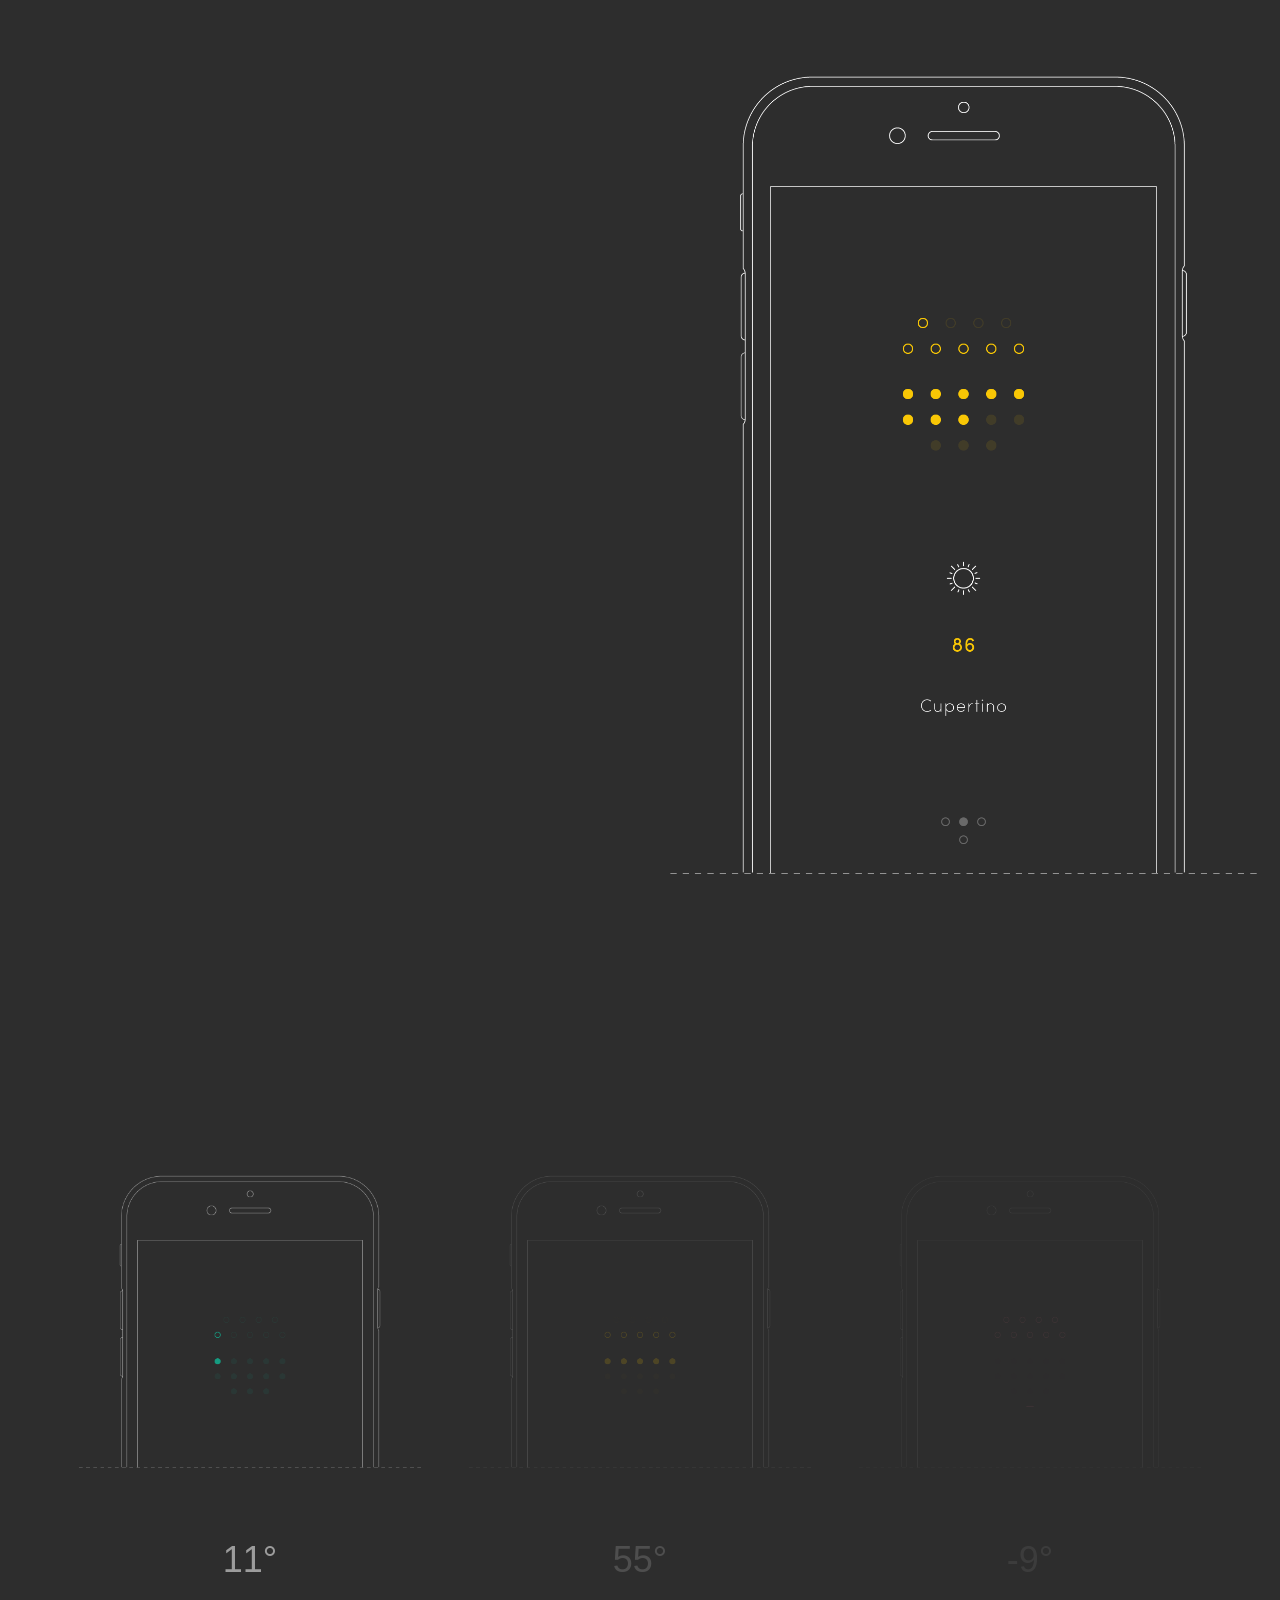
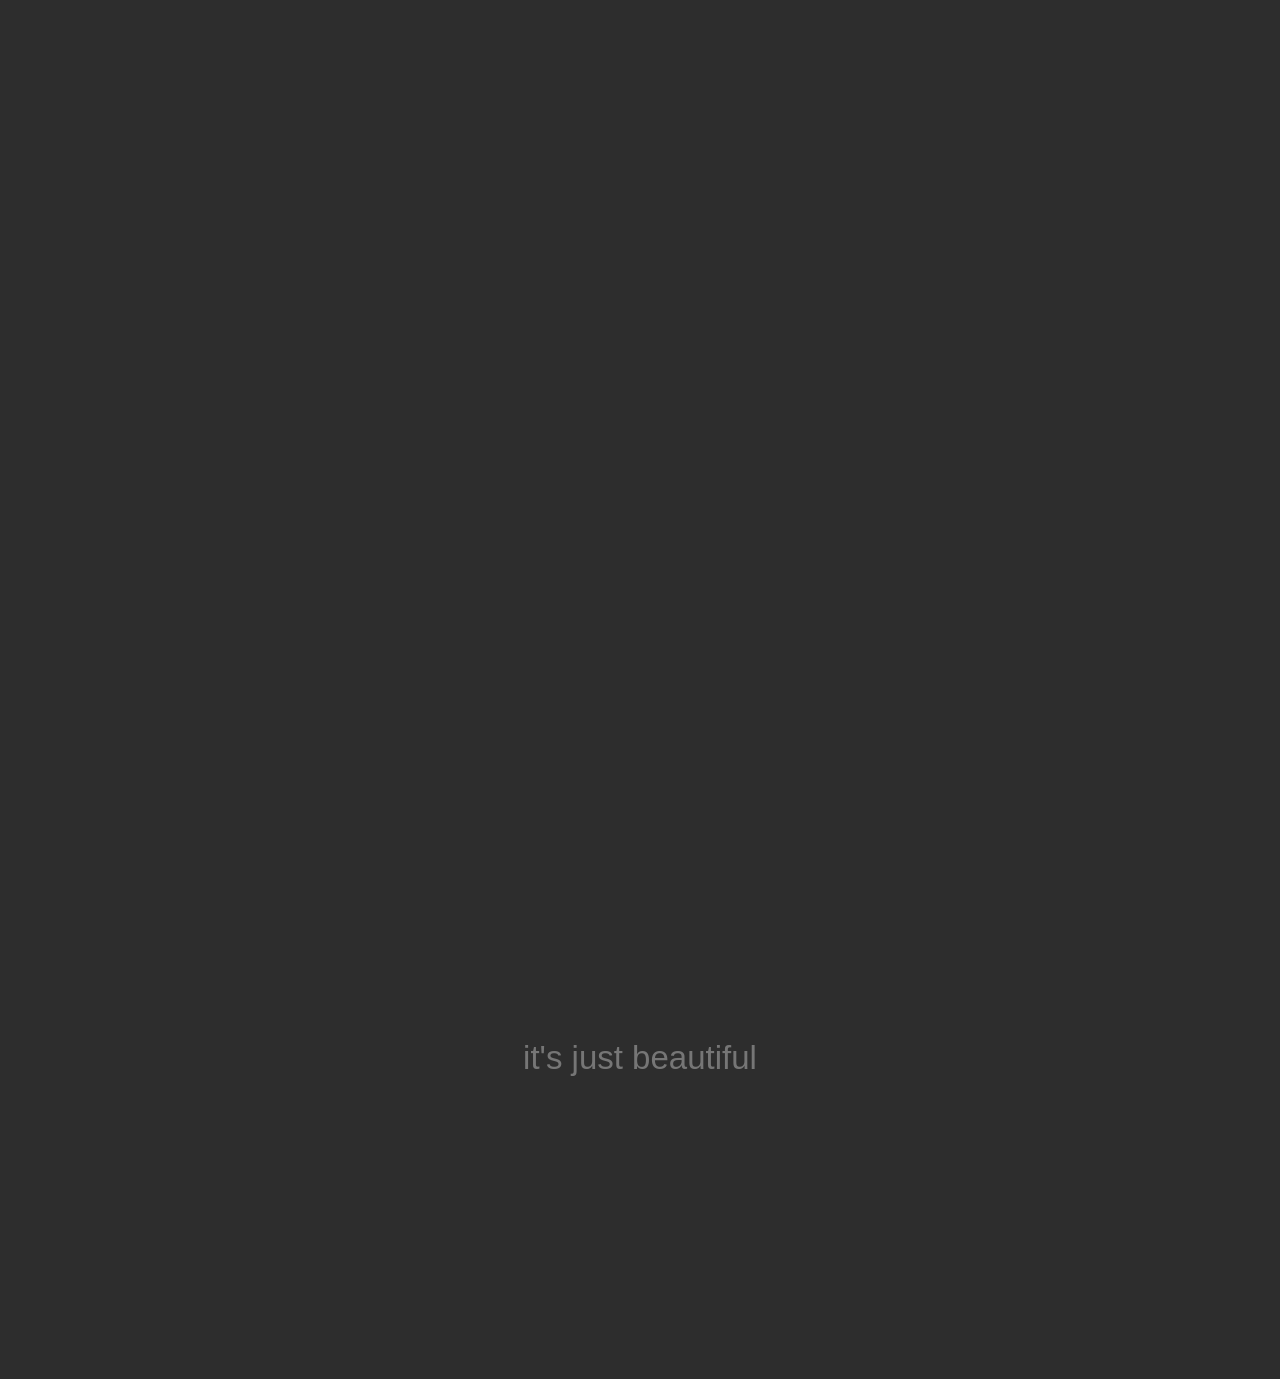
<file: bsProject/RANE°/index.html>
<!DOCTYPE html>
<html lang="en">

<head>
    <meta charset="UTF-8">
    <meta name="viewport" content="width=device-width, initial-scale=1.0">
    <title>RANE°</title>
    <link href="https://cdn.jsdelivr.net/npm/bootstrap@3.3.7/dist/css/bootstrap.min.css" rel="stylesheet" />
    <link rel="stylesheet" href="./css/style.css">
    <link rel="stylesheet" href="https://cdn.staticfile.org/font-awesome/4.7.0/css/font-awesome.css">
</head>

<body>

    <div class="main-container">
        <section class="hero">
            <div class="container">
                <div class="row">
                    <div class="left  col-sm-6 col-md-6 text-center">
                        <div class="rane">
                            <h3>RANE°</h3>
                        </div>
                        <div class="weather">
                            <p>minimalist weather</p>
                        </div>
                        <div class="download">
                            <a class="btn" href="/">DOWNLOAD</a>
                        </div>
                    </div>
                    <div class="right  col-sm-6 col-md-6 text-center">
                        <div class="img">
                            <img alt="SHRN° New York" src="./img/shrn-today.png">
                        </div>
                    </div>
                </div>
            </div>
        </section>

        <section class="temps">
            <div class="container">
                <div class="row">
                    <div class="wow col-sm-4 text-center">
                        <div class="">
                            <img alt="SHRN° 11°" src="./img/shrn-11.png">
                        </div>
                        <div class="">
                            <h4>11°</h4>
                        </div>
                    </div>
                    <div class="wow col-sm-4 text-center">
                        <div class="">
                            <img alt="SHRN° 55°" src="./img/shrn-55.png">
                        </div>
                        <div class="">
                            <h4>55°</h4>
                        </div>
                    </div>
                    <div class="wow col-sm-4 text-center">
                        <div class="">
                            <img alt="SHRN° -9°" src="./img/shrn-9.png">
                        </div>
                        <div class="">
                            <h4>-9°</h4>
                        </div>
                    </div>
                </div>
            </div>
        </section>

        <section class="views">
            <div class="container">
                <div class="row v-align-children">
                    <div class="col-sm-6 text-center">
                        <div class="wow fadeInLeft">
                            <img alt="SHRN° Ozone" src="./img/shrn-details.png">
                        </div>
                    </div>
                    <div class="col-sm-6 text-center">
                        <div class="wow fadeInRight">
                            <img alt="SHRN° Forecast" src="./img/shrn-forecast.png">
                        </div>
                       </div>
                </div>
            </div>
        </section>

        <section class="download">
            <div class="container">
                <div class="row">
                    <div class="col-md-10 col-md-offset-1 col-sm-10 col-sm-offset-1 text-center">
                        <div class="wow fadeIn" >	
                            <h4>it's just beautiful</h4>
                        </div>
                        <div class="wow fadeInUp">
                            <a href="/" class="btn">GET IT</a>
                        </div>
                    </div>
                </div>
            </div>
        </section>

        <footer class="footer">
            <div class="container">
                <div class="row">
                    <div class="col-sm-4 text-center">
                    </div>
                    <div class="col-sm-4 text-center">
                        <ul class="icon">
                            <li><a href="/"><i class="fa fa-facebook" aria-hidden="true"></i></a></li>
                            <li><a href="/"><i class="fa fa-twitter" aria-hidden="true"></i></a></li>
                            <li><a href="/"><i class="fa fa-download" aria-hidden="true"></i></a></li>
                        </ul>
                    </div>
                </div>
            </div>
        </footer>
    </div>

    <script src="https://cdn.jsdelivr.net/npm/jquery@1.12.4/dist/jquery.min.js"></script>
    <script src="https://cdn.jsdelivr.net/npm/bootstrap@3.3.7/dist/js/bootstrap.min.js"></script>
    <script src="./js/main.js"></script>
</body>

</html>
</file>
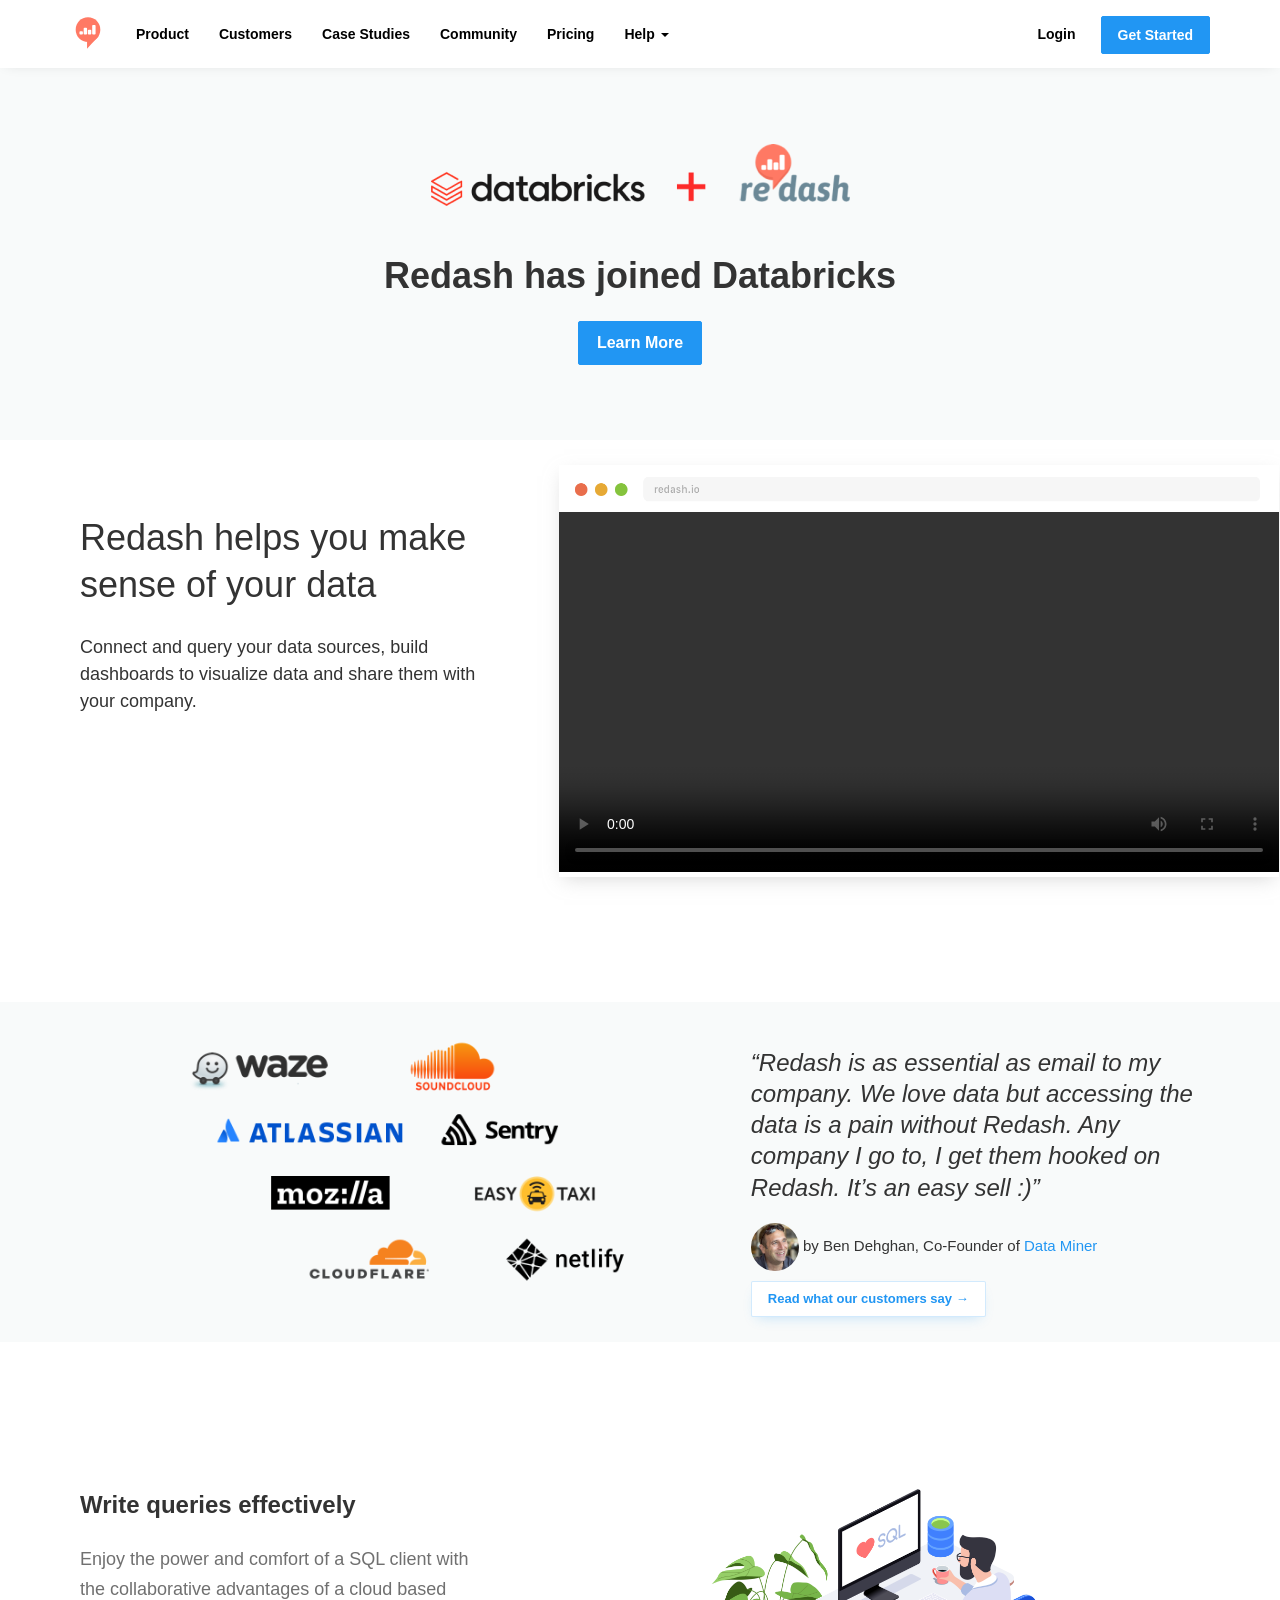
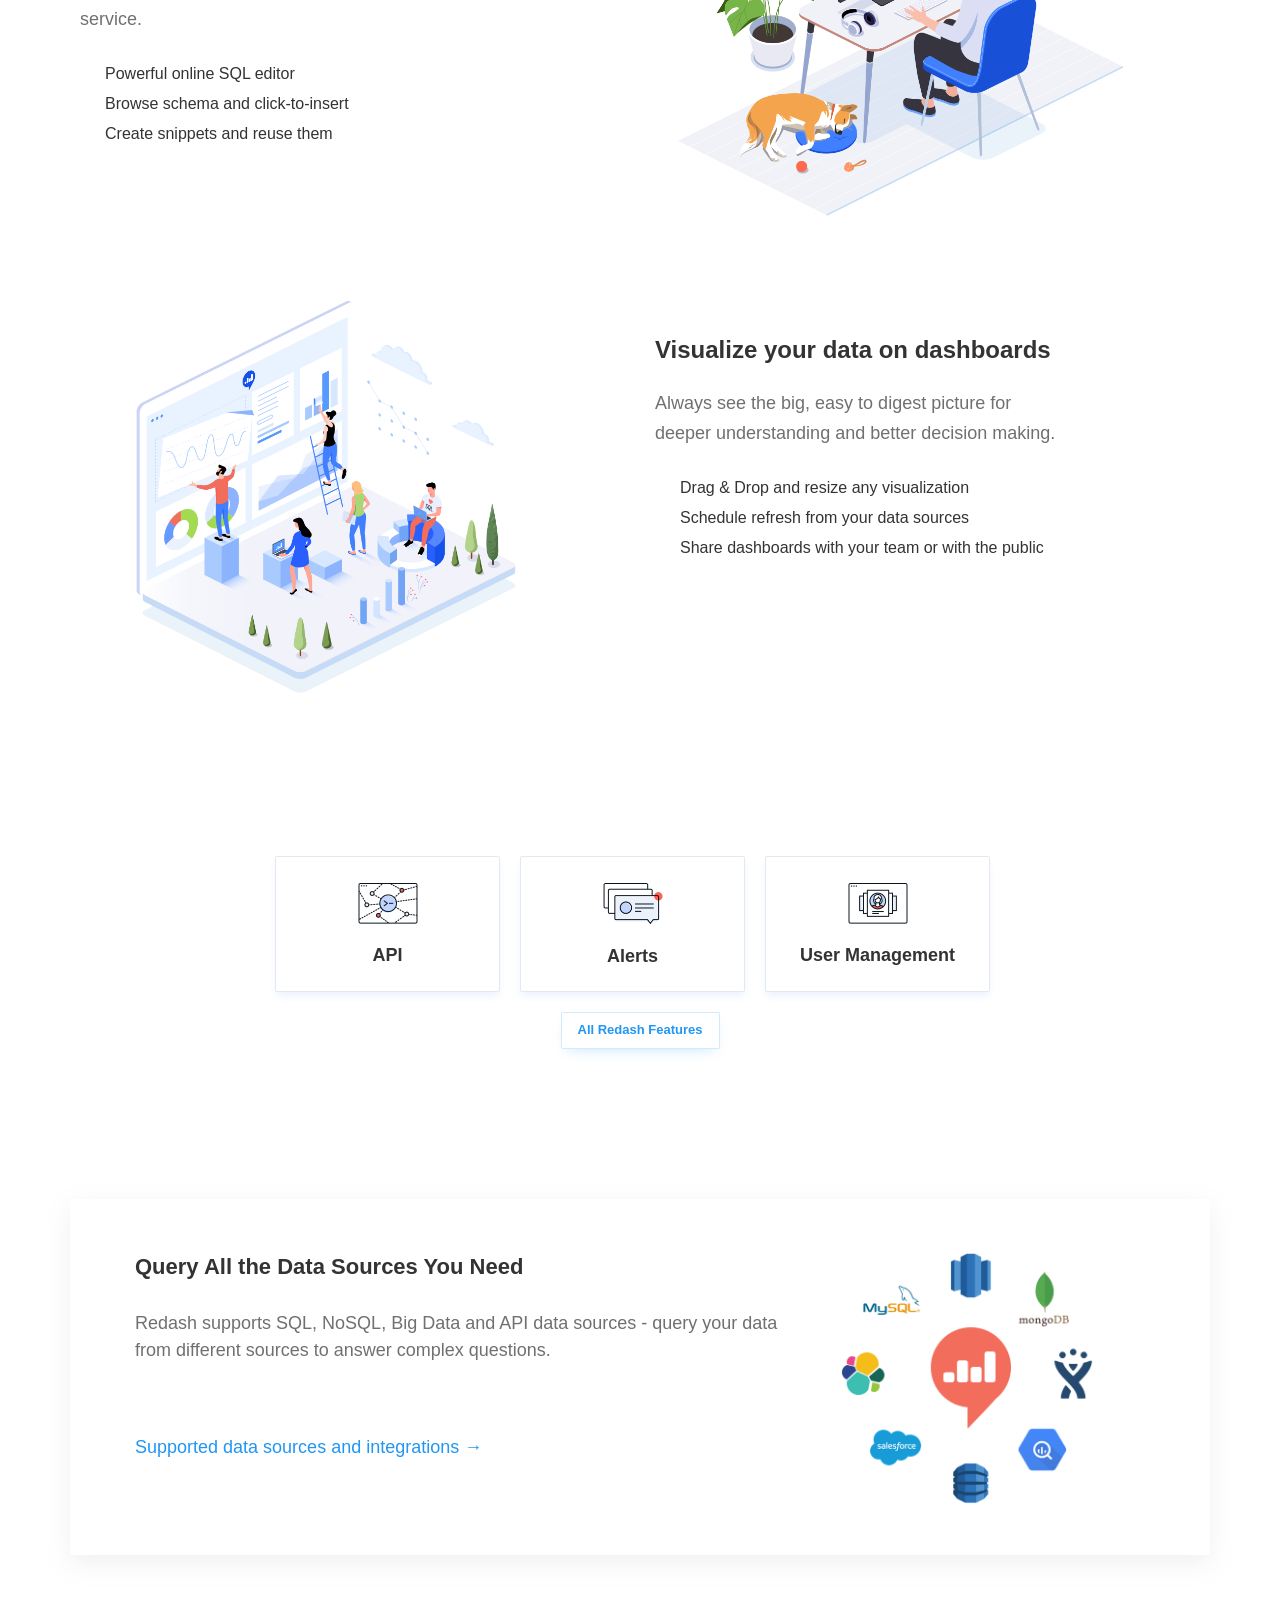
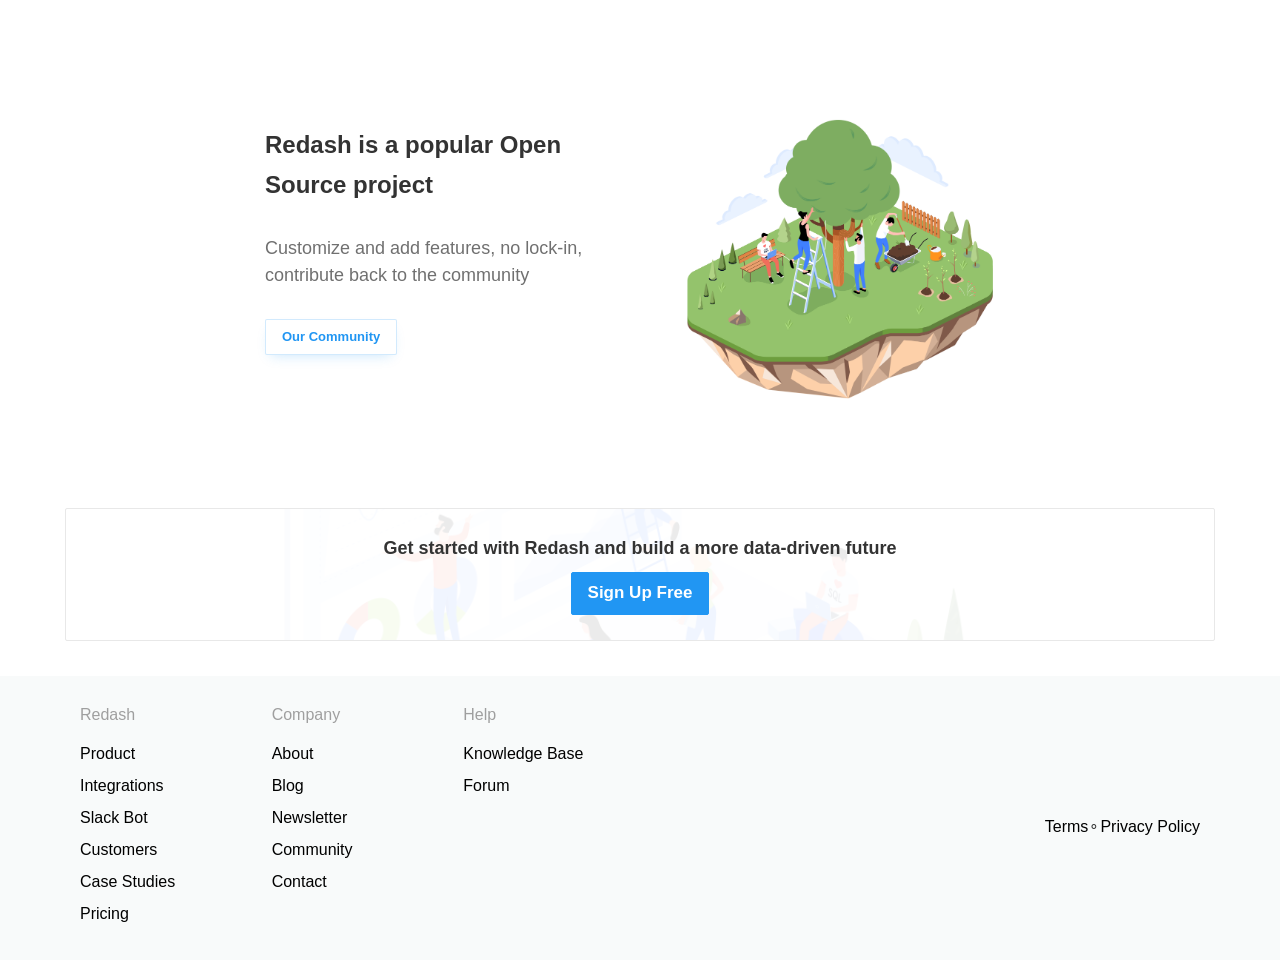
<file: bsProject/Redash/index.html>
<!DOCTYPE html>
<html lang="en">

<head>
    <meta charset="UTF-8">
    <meta name="viewport" content="width=device-width, initial-scale=1.0">
    <title>Redash helps you make sense of your data</title>
    <link href="https://cdn.jsdelivr.net/npm/bootstrap@3.3.7/dist/css/bootstrap.min.css" rel="stylesheet" />
    <link rel="stylesheet" href="./css/style.css">
    <link rel="stylesheet" href="https://cdn.staticfile.org/font-awesome/4.7.0/css/font-awesome.css">

</head>

<body>
    <div class="wrapper">
        <!-- 导航部分 -->
        <nav>
            <div class="container">
                <div class="navbar-header">
                    <a href="#">
                        <img src="./img/redash-logo.svg" alt="">
                    </a>
                    <button type="button" class="navbar-toggle">
                        <i class="fa fa-bars" aria-hidden="true"></i>
                    </button>
                </div>
                <div class="navbar-collapse">
                    <ul class="nav navbar-nav left">
                        <li><a href="#">Product</a></li>
                        <li><a href="#">Customers</a></li>
                        <li><a href="#">Case Studies</a></li>
                        <li><a href="#">Community</a></li>
                        <li><a href="#">Pricing</a></li>
                        <li class="dropdown "><a href="#" class="dropdown-toggle" data-toggle="dropdown" role="button"
                                aria-haspopup="true">Help <span class="caret"></span></a>
                            <ul class="dropdown-menu">
                                <li><a href="#">Knowledge Base</a></li>
                                <li><a href="#">Forum</a></li>
                            </ul>
                        </li>
                    </ul>
                    <ul class="nav navbar-nav right">
                        <li>
                            <a href="#">Login</a>
                        </li>
                        <li>
                            <a href="#" class="btn navbar-btn">Get Started</a>
                        </li>
                    </ul>
                </div>
            </div>
        </nav>

        <!-- section_databricks部分 -->
        <section class="section section_databricks">
            <div class="container">
                <img src="./img/databricks-redash.png">
                <h1>Redash has joined Databricks</h1>
                <a href="#" class="btn">Learn More</a>
            </div>
        </section>

        <!-- section_hero部分 -->
        <section class="section section_hero">
            <div class="container">
                <div class="row">
                    <div class="col-md-5">
                        <h1>Redash helps you make sense of your data</h1>
                        <h3>Connect and query your data sources, build dashboards to visualize data
                            and share them with your company.</h3>
                    </div>
                    <div class="col-md-7 hidden-xs hidden-sm">
                        <div class="browser-container hidden-xs">
                            <img src="./img/browser-header.png">
                            <video width="100%" height="100%" autoplay controls id="main-video">
                                <source src="./img/redash-intro-720.mp4" type="video/mp4">
                            </video>
                        </div>
                    </div>
                </div>
            </div>
        </section>

        <!-- section_users部分 -->
        <section class="section section_users">
            <div class="container">
                <div class="row">
                    <div class="col-sm-7 ">
                        <img src="./img/users-list.png" id="customers-illustrated" class="hidden-xs">
                        <img src="./img/users-list-center.png" id="customers-illustrated" class="visible-xs">
                    </div>
                    <div class="col-sm-5 ">
                        <h3>“Redash is as essential as email to my company. We love data but accessing the data is a
                            pain without Redash. Any company I go to, I get them hooked on Redash. It’s an easy sell :)”
                        </h3>
                        <p>
                            <img src="./img/ben-dehghan.jpg" width="48px" class="profile-image">
                            by Ben Dehghan, Co-Founder of
                            <a href="https://data-miner.io/">Data Miner</a>

                        </p>
                        <a class="btn btn-secondary" href="#">
                            Read what our customers say →
                        </a>
                    </div>
                </div>
            </div>
        </section>

        <!-- section__query部分 -->
        <section class="section_query">
            <div class="container">
                <div class="row">
                    <div class="left col-sm-6">
                        <img src="./img/write-queries.png" class="visible-xs">
                        <h2>Write queries effectively</h2>
                        <p class="highlight-p">Enjoy the power and comfort of a SQL client with the collaborative
                            advantages of a cloud based service.</p>
                        <ul class="highlight-ul">
                            <li>Powerful online SQL editor</li>
                            <li>Browse schema and click-to-insert</li>
                            <li>Create snippets and reuse them</li>
                        </ul>
                    </div>
                    <div class="right col-sm-6 hidden-xs">
                        <img src="./img/write-queries.png">
                    </div>
                </div>

            </div>
        </section>

        <!-- section_visualize部分 -->
        <section class="section_visualize">
            <div class="container">
                <div class="row">
                    <div class="left col-sm-6 hidden-xs">
                        <img src="./img/visualize-data.png">
                    </div>
                    <div class="right col-sm-6">
                        <img src="./img/visualize-data.png" class="visible-xs">
                        <h2>Visualize your data on dashboards</h2>
                        <p class="highlight-p">Always see the big, easy to digest picture for deeper understanding and
                            better decision making.</p>
                        <ul class="highlight-ul">
                            <li>Drag &amp; Drop and resize any visualization</li>
                            <li>Schedule refresh from your data sources</li>
                            <li>Share dashboards with your team or with the public</li>
                        </ul>
                    </div>
                </div>

            </div>
        </section>

        <section class="section_more">
            <div class="container">
                <div class="row">
                    <div class="col-lg-8 col-lg-offset-2 flex">
                        <div class="feature-container"><img src="./img/icon-api.png" width="64px">
                            <h4>API</h4>
                        </div>
                        <div class="feature-container"><img src="./img/icon-alerts.png" width="64px">
                            <h4>Alerts</h4>
                        </div>
                        <div class="feature-container"><img src="./img/icon-user-management.png" width="64px">
                            <h4>User Management</h4>
                        </div>
                    </div>
                </div>
                <div class="text-center">
                    <a class="btn btn-secondary" href="#">All Redash Features</a>
                </div>
            </div>
        </section>

        <section class="section section_integrations">
            <div class="container">
                <div class="row">
                    <div class="col-sm-8">
                        <img src="./img/integrations.png" class="visible-xs">
                        <h2>Query All the Data Sources You Need</h2>
                        <p>Redash supports SQL, NoSQL, Big Data and API data sources - query your
                            data from different sources to answer complex questions.</p>
                        <p class="highlight-p"><a href="#">Supported data sources and integrations →</a>
                        </p>
                    </div>
                    <div class="col-sm-4 text-right">
                        <img src="./img/integrations.png" class="hidden-xs">
                    </div>
                </div>
            </div>
        </section>

        <section class="section_open">
            <div class="container">
                <div class="row">
                    <div class="col-lg-4 col-lg-offset-2 col-sm-5 col-sm-offset-1"><img src="./img/open-source.png"
                            class="visible-xs">
                        <h2>Redash is a popular Open Source project</h2>
                        <p class="highlight-p">Customize and add features, no lock-in, contribute back to the community
                        </p><a class="btn btn-secondary" href="#">Our Community</a>
                    </div>
                    <div class="col-lg-4 col-sm-5 text-right hidden-xs"><img src="./img/open-source.png"></div>
                </div>
            </div>
        </section>

        <section class="section section_small">
            <div class="container">
                <div class="row text-center">
                    <div class="col-sm-12">
                        <h3>Get started with Redash and build a more data-driven future</h3><a href="#" class="btn">Sign
                            Up Free</a>
                    </div>
                </div>
            </div>
        </section>

        <footer class="footer">
            <div class="container">
                <div class="row">
                    <div class="col-xs-4 col-md-2 col-sm-3 footer_item">
                        <h3>Redash</h3>
                        <ul>
                            <li><a href="#">Product</a></li>
                            <li><a href="#">Integrations</a></li>
                            <li><a href="#">Slack Bot</a></li>
                            <li><a href="#">Customers</a></li>
                            <li><a href="#">Case Studies</a></li>
                            <li><a href="#">Pricing</a></li>
                        </ul>
                    </div>
                    <div class="col-xs-4 col-md-2 col-sm-3 footer_item">
                        <h3>Company</h3>
                        <ul>
                            <li><a href="#">About</a></li>
                            <li><a href="#">Blog</a></li>
                            <li><a href="#">Newsletter</a></li>
                            <li><a href="#">Community</a></li>
                            <li><a href="#">Contact</a></li>
                        </ul>
                    </div>
                    <div class="col-xs-4 col-md-2 col-sm-3 footer_item">
                        <h3>Help</h3>
                        <ul>
                            <li><a href="#">Knowledge Base</a></li>
                            <li><a href="#">Forum</a></li>
                        </ul>
                    </div>
                    <div class="col-lg-4 col-lg-offset-2 col-md-5 col-md-offset-1 col-sm-3 footer_item_other text-right">
                        <ul>
                            <li><a href="#"><i class="fa fa-github-square" aria-hidden="true"></i></a>
                            </li>
                            <li><a href="#"><i class="fa fa-twitter-square" aria-hidden="true"></i></a></li>
                        </ul>
                        <p><a href="#">Terms</a>⚬<a href="#">Privacy Policy</a></p>
                    </div>
                </div>
            </div>
        </footer>
    </div>



    <script src="https://cdn.jsdelivr.net/npm/jquery@1.12.4/dist/jquery.min.js"></script>
    <script src="https://cdn.jsdelivr.net/npm/bootstrap@3.3.7/dist/js/bootstrap.min.js"></script>
    <script src="./js/main.js"></script>
</body>

</html>
</file>
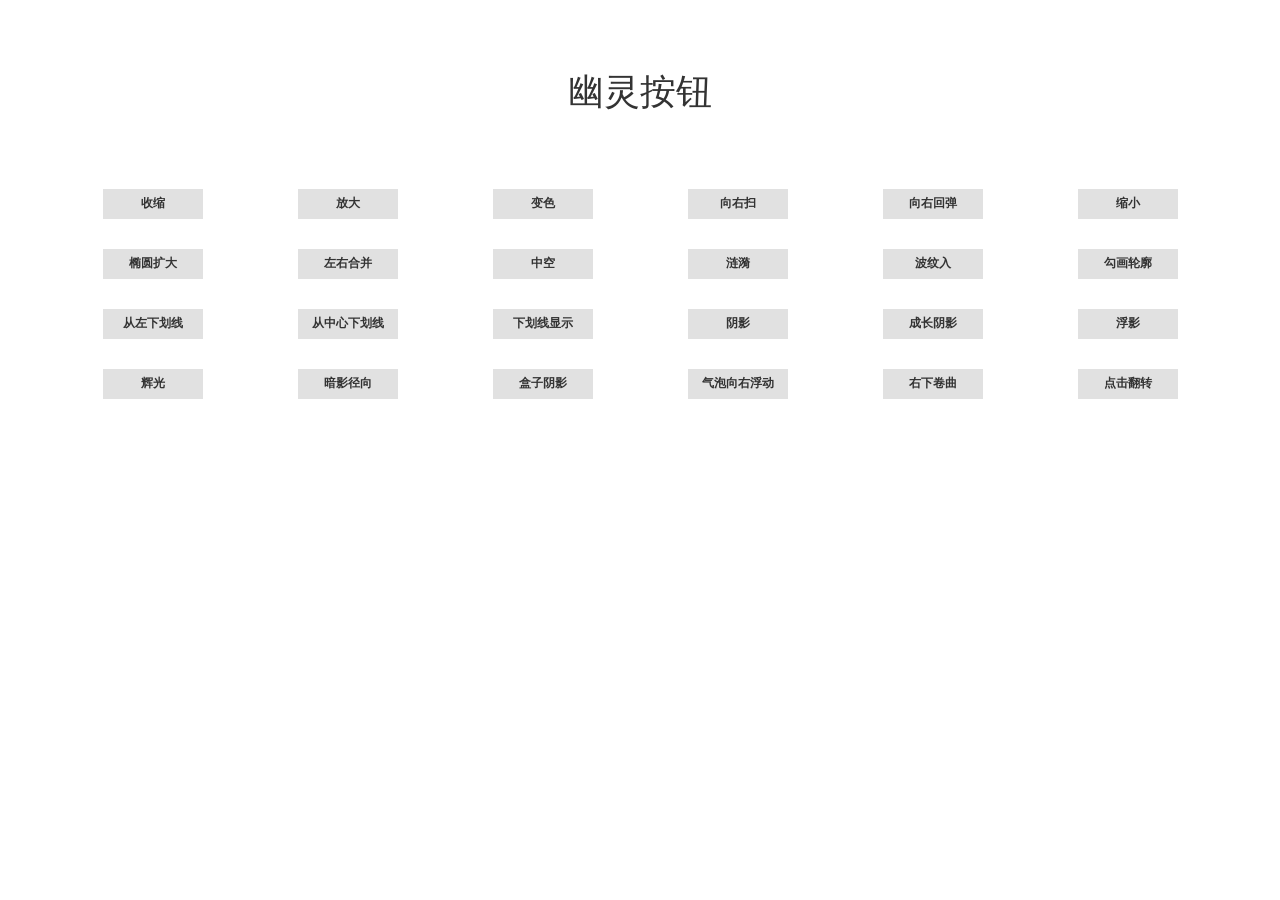
<file: css3/btn/index.html>
<!DOCTYPE html>
<html lang="en">
<head>
    <meta charset="UTF-8">
    <meta name="viewport" content="width=device-width, initial-scale=1.0">
    <title>btn</title>
    <link href="https://cdn.jsdelivr.net/npm/bootstrap@3.3.7/dist/css/bootstrap.min.css" rel="stylesheet" />

    <link rel="stylesheet" href="./css/style.css">
</head>
<body>
    
    <div class="container">
        <h1>幽灵按钮</h1>
        <div class="row">
            <div class="col-xs-4 col-sm-3 col-md-2 col-lg-2 ">
                <div class="btn btn1">收缩</div>
            </div>
            <div class="col-xs-4 col-sm-3  col-md-2 col-lg-2 ">
                <div class="btn btn2">放大</div>
            </div>
            <div class="col-xs-4 col-sm-3  col-md-2 col-lg-2 ">
                <div class="btn btn3">变色</div>
            </div>
            <div class="col-xs-4 col-sm-3  col-md-2 col-lg-2 ">
                <div class="btn btn4"><span>向右扫</span></div>
            </div>
            <div class="col-xs-4 col-sm-3  col-md-2 col-lg-2 ">
                <div class="btn btn5"><span>向右回弹</span></div>
            </div>
            <div class="col-xs-4 col-sm-3  col-md-2 col-lg-2 ">
                <div class="btn btn6"><span>缩小</span></div>
            </div>
            <div class="col-xs-4 col-sm-3  col-md-2 col-lg-2 ">
                <div class="btn btn7"><span>椭圆扩大</span></div>
            </div>

            
            <div class="col-xs-4 col-sm-3  col-md-2 col-lg-2 ">
                <div class="btn btn8"><span>左右合并</span></div>
            </div>
            
            <div class="col-xs-4 col-sm-3  col-md-2 col-lg-2 ">
                <div class="btn btn9"><span>中空</span></div>
            </div>

            <div class="col-xs-4 col-sm-3  col-md-2 col-lg-2 ">
                <div class="btn btn10"><span>涟漪</span></div>
            </div>

            <div class="col-xs-4 col-sm-3  col-md-2 col-lg-2 ">
                <div class="btn btn11"><span>波纹入</span></div>
            </div>


            <div class="col-xs-4 col-sm-3  col-md-2 col-lg-2 ">
                <div class="btn btn12"><span>勾画轮廓</span></div>
            </div>

            <div class="col-xs-4 col-sm-3  col-md-2 col-lg-2 ">
                <div class="btn btn13"><span>从左下划线</span></div>
            </div>

            <div class="col-xs-4 col-sm-3  col-md-2 col-lg-2 ">
                <div class="btn btn14"><span>从中心下划线</span></div>
            </div>

            <div class="col-xs-4 col-sm-3  col-md-2 col-lg-2 ">
                <div class="btn btn15"><span>下划线显示</span></div>
            </div>

            <div class="col-xs-4 col-sm-3  col-md-2 col-lg-2 ">
                <div class="btn btn16"><span>阴影</span></div>
            </div>

            <div class="col-xs-4 col-sm-3  col-md-2 col-lg-2 ">
                <div class="btn btn17"><span>成长阴影</span></div>
            </div>


            <div class="col-xs-4 col-sm-3  col-md-2 col-lg-2 ">
                <div class="btn btn18"><span>浮影</span></div>
            </div>

            <div class="col-xs-4 col-sm-3  col-md-2 col-lg-2 ">
                <div class="btn btn19"><span>辉光</span></div>
            </div>

            <div class="col-xs-4 col-sm-3  col-md-2 col-lg-2 ">
                <div class="btn btn20"><span>暗影径向</span></div>
            </div>

            <div class="col-xs-4 col-sm-3  col-md-2 col-lg-2 ">
                <div class="btn btn21"><span>盒子阴影</span></div>
            </div>

            <div class="col-xs-4 col-sm-3  col-md-2 col-lg-2 ">
                <div class="btn btn22"><span>气泡向右浮动</span></div>
            </div>

            <div class="col-xs-4 col-sm-3  col-md-2 col-lg-2 ">
                <div class="btn btn23"><span>右下卷曲</span></div>
            </div>

            <div class="col-xs-4 col-sm-3  col-md-2 col-lg-2 ">
                <div class="btn btn24"><span>点击翻转</span></div>
            </div>
            <script>
                document.querySelector(".btn24").onclick = function(){
                    this.classList.toggle("active")
                }
            </script>
        </div>
    </div>
</body>
</html>
</file>
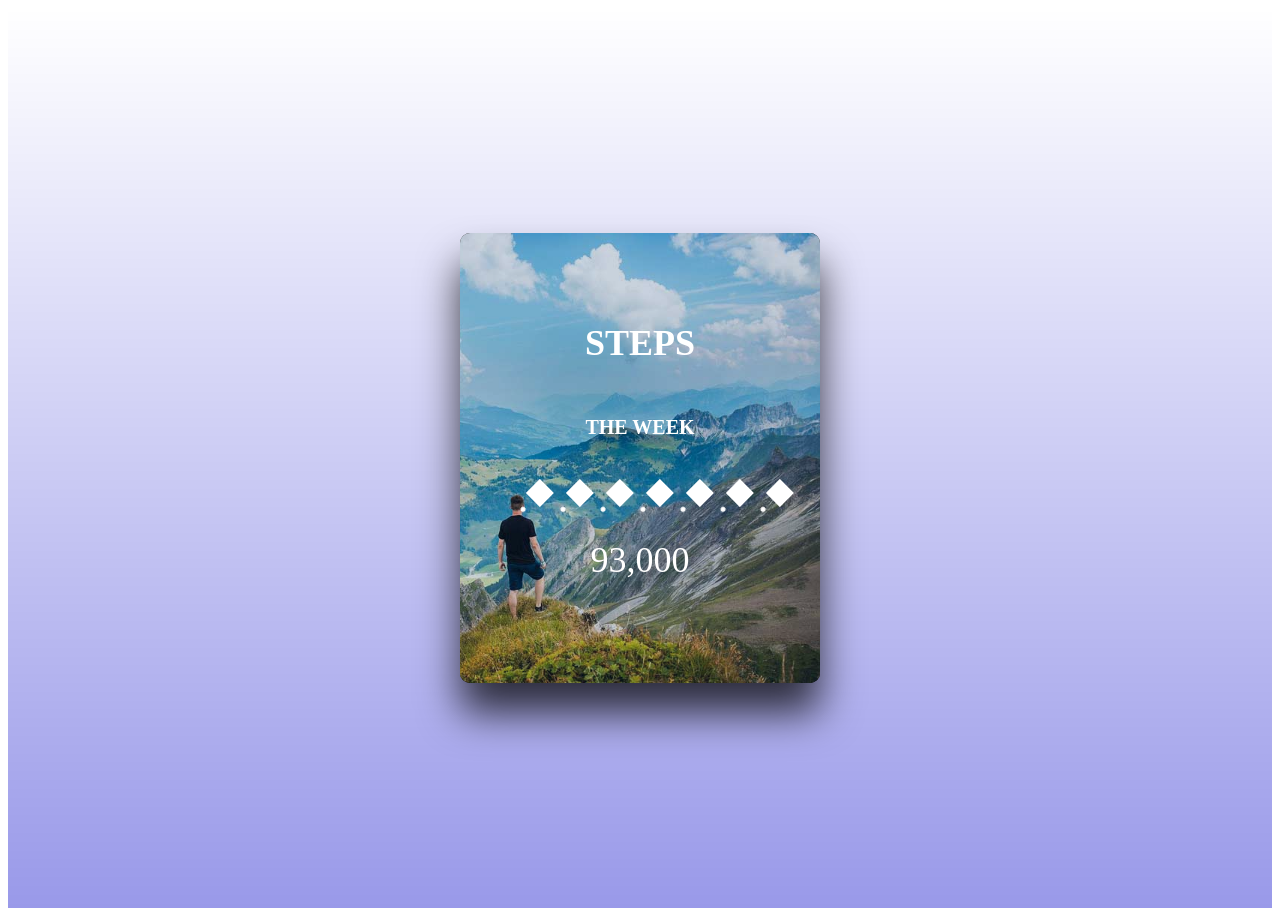
<file: css3/chart/index.html>
<!DOCTYPE html>
<html lang="en">

<head>
    <meta charset="UTF-8">
    <meta name="viewport" content="width=device-width, initial-scale=1.0">
    <title>Chart</title>
    <link rel="stylesheet" href="./css/style.css">
    <link rel="stylesheet" href="https://cdn.staticfile.org/minireset.css/0.0.2/minireset.min.css">
</head>

<body>
    <div class="stage">
        <div class="content">
            <div class="chart">
                <div class="box">
                    <h1>STEPS</h1>
                    <h3>THE WEEK</h3>
                    <ul class="pode">
                        <li><span>1</span></li>
                        <li><span>2</span></li>
                        <li><span>3</span></li>
                        <li><span>4</span></li>
                        <li><span>5</span></li>
                        <li><span>6</span></li>
                        <li><span>7</span></li>
                    </ul>
                    <p>93,000</p>
                </div>
            </div>

        </div>
    </div>
    <script>
        document.querySelector(".stage").onclick = function () {
            this.classList.toggle("active")
        }
    </script>
</body>

</html>
</file>
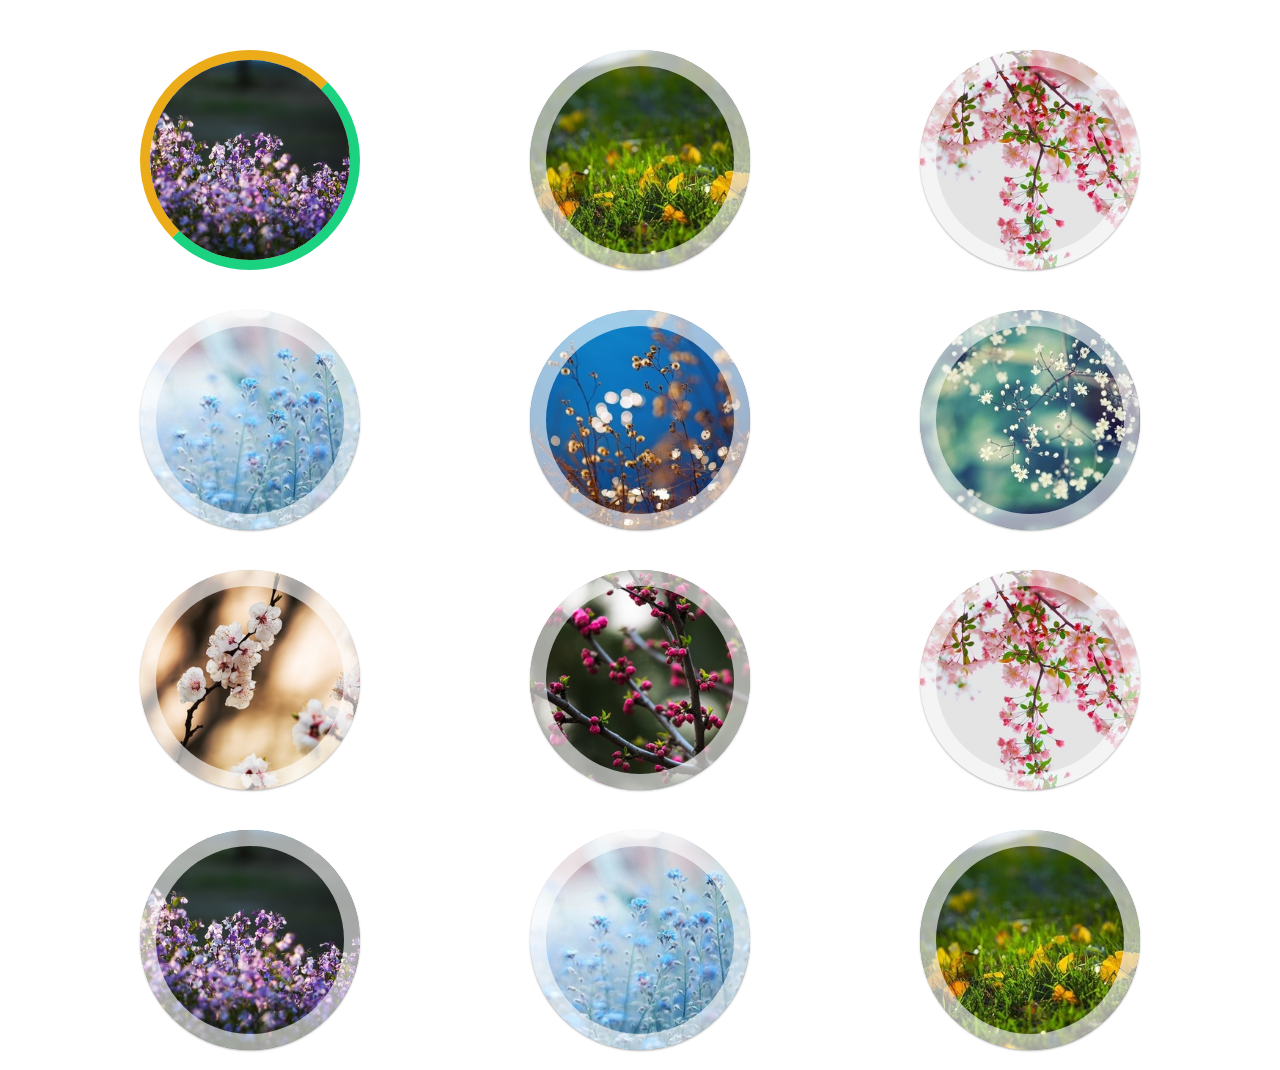
<file: css3/Circle/index.html>
<!DOCTYPE html>
<html lang="en">

<head>
    <meta charset="UTF-8">
    <meta name="viewport" content="width=device-width, initial-scale=1.0">
    <title>Document</title>
    <link href="https://cdn.jsdelivr.net/npm/bootstrap@3.3.7/dist/css/bootstrap.min.css" rel="stylesheet" />
    <link rel="stylesheet" href="./css/style.css">
</head>

<body>

    <div class="container">
        <div class="row">
            
            <div class="col-sm-6 col-md-4">
                <div class="box1">
                    <div class="spinner"></div>
                    <div class="img">
                        <img src="./img/2.jpg" alt="">
                    </div>
                    <div class="info">
                        <h3>Heading here</h3>
                        <p>Description goes here</p>
                    </div>
                </div>
            </div>

            <div class="col-sm-6 col-md-4">
                <div class="circle box2">
                    <div class="img">
                        <img src="./img/4.jpg" alt="">
                    </div>
                    <div class="info">
                        <h3>Heading here</h3>
                        <p>Description goes here</p>
                    </div>
                </div>
            </div>
            
            <div class="col-sm-6 col-md-4">
                <div class="circle box3">
                    <div class="img">
                        <img src="./img/1.jpg" alt="">
                    </div>
                    <div class="info">
                        <h3>Heading here</h3>
                        <p>Description goes here</p>
                    </div>
                </div>
            </div>

            <div class="col-sm-6 col-md-4">
                <div class="circle box4">
                    <div class="img">
                        <img src="./img/3.jpg" alt="">
                    </div>
                    <div class="info">
                        <h3>Heading here</h3>
                        <p>Description goes here</p>
                    </div>
                </div>
            </div>


            <div class="col-sm-6 col-md-4">
                <div class="circle box5">
                    <div class="img">
                        <img src="./img/5.jpg" alt="">
                    </div>
                    <div class="info">
                        <h3>Heading here</h3>
                        <p>Description goes here</p>
                    </div>
                </div>
            </div>

            <div class="col-sm-6 col-md-4">
                <div class="circle box6">
                    <div class="img">
                        <img src="./img/6.jpg" alt="">
                    </div>
                    <div class="info">
                        <h3>Heading here</h3>
                        <p>Description goes here</p>
                    </div>
                </div>
            </div>

            
            <div class="col-sm-6 col-md-4">
                <div class="circle box7">
                    <div class="img">
                        <img src="./img/7.jpg" alt="">
                    </div>
                    <div class="info">
                        <h3>Heading here</h3>
                        <p>Description goes here</p>
                    </div>
                </div>
            </div>


            <div class="col-sm-6 col-md-4">
                <div class="circle box8">
                    <div class="img">
                        <img src="./img/8.jpg" alt="">
                    </div>
                    <div class="info">
                        <h3>Heading here</h3>
                        <p>Description goes here</p>
                    </div>
                </div>
            </div>

            
            <div class="col-sm-6 col-md-4">
                <div class="circle box9">
                    <div class="img">
                        <img src="./img/1.jpg" alt="">
                    </div>
                    <div class="info">
                        <h3>Heading here</h3>
                        <p>Description goes here</p>
                    </div>
                </div>
            </div>
            
            <div class="col-sm-6 col-md-4">
                <div class="circle box10">
                    <div class="img">
                        <img src="./img/2.jpg" alt="">
                    </div>
                    <div class="info">
                        <h3>Heading here</h3>
                        <p>Description goes here</p>
                    </div>
                </div>
            </div>

            
            <div class="col-sm-6 col-md-4">
                <div class="circle box11">
                    <div class="img">
                        <img src="./img/3.jpg" alt="">
                    </div>
                    <div class="info">
                        <h3>Heading here</h3>
                        <p>Description goes here</p>
                    </div>
                </div>
            </div>

            <div class="col-sm-6 col-md-4">
                <div class="circle box12">
                    <div class="img">
                        <img src="./img/4.jpg" alt="">
                    </div>
                    <div class="info">
                        <h3>Heading here</h3>
                        <p>Description goes here</p>
                    </div>
                </div>
            </div>

        </div>
    </div>

</body>

</html>
</file>
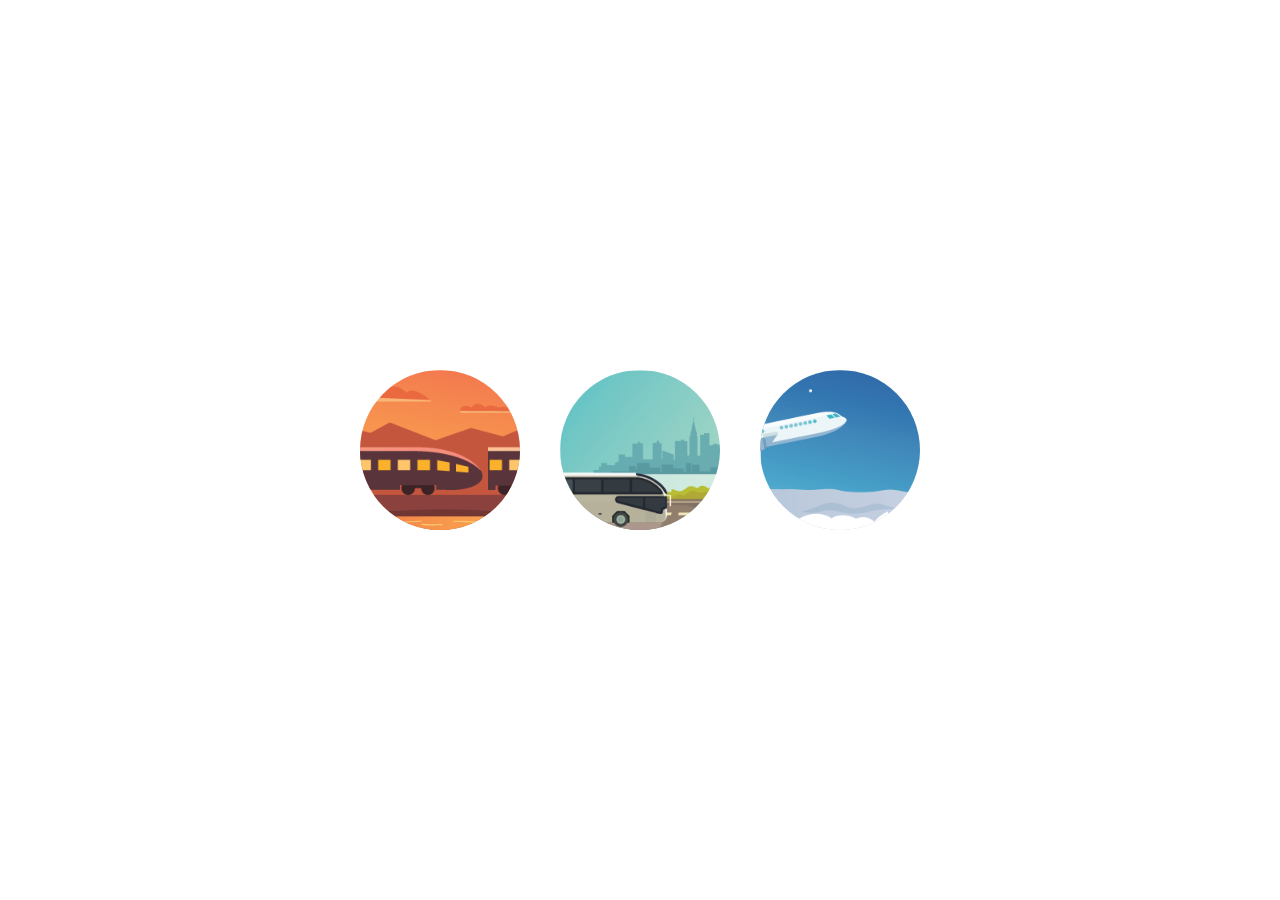
<file: css3/view/index.html>
<!DOCTYPE html>
<html lang="en">
<head>
    <meta charset="UTF-8">
    <meta name="viewport" content="width=device-width, initial-scale=1.0">
    <title>背景视觉差</title>
    <link href="https://cdn.jsdelivr.net/npm/bootstrap@3.3.7/dist/css/bootstrap.min.css" rel="stylesheet" />
    <link rel="stylesheet" href="./css/style.css">
</head>
<body>
    <div class="all">
        <div class="content">
            <div class="layer bgbox">
            </div>
            <div class="layer ftbox">
            </div>
            <div class="layer movebox">
            </div>
        </div>
        <div class="content">
            <div class="layer bgbox">
            </div>
            <div class="layer ftbox">
            </div>
            <div class="layer movebox">
            </div>
        </div>
        <div class="content">
            <div class="layer bgbox">
            </div>
            <div class="layer ftbox">
            </div>
            <div class="layer movebox">
            </div>
        </div>
    </div>
</body>
</html>
</file>
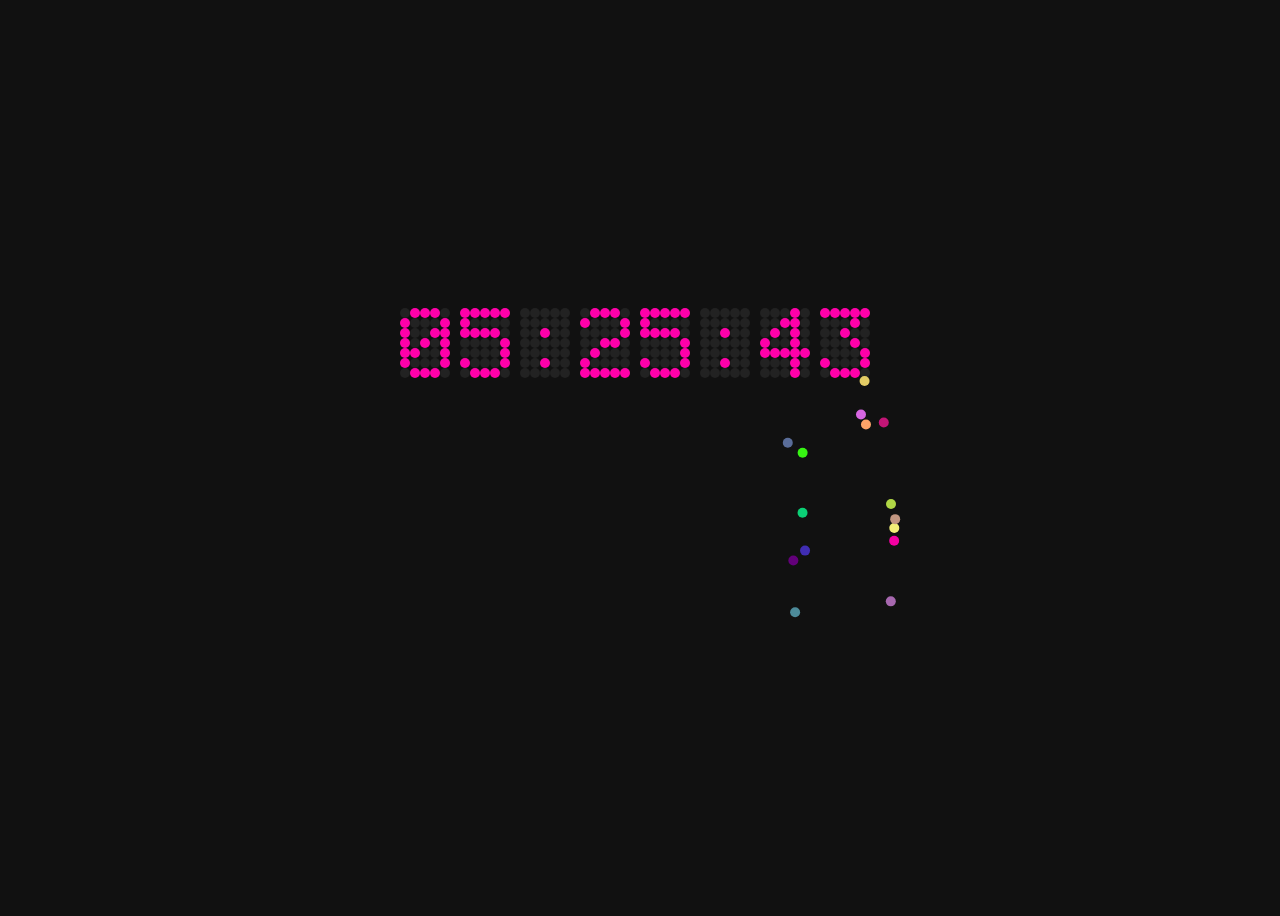
<file: html5/clockBoll/index.html>
<!DOCTYPE html>
<html lang="en">

<head>
    <meta charset="UTF-8">
    <meta name="viewport" content="width=device-width, initial-scale=1.0">
    <title>Document</title>
    <style>
        body{
            height: 100vh;
            display: flex;
            justify-content: center;
            align-items: center;
            background-color: #111;
        }
        canvas {
            /* border: 1px solid black; */
            background-color: #111 ;
        }
    </style>
</head>

<body>
    <canvas width="800" height="500">
    </canvas>
    <script>
        var canvas = document.querySelector("canvas")
        var context = canvas.getContext("2d")
        

        function line(x) {
            context.beginPath();
            context.moveTo(x, 0);
            context.lineTo(x, 500);
            context.strokeStyle = 'rgba(0,0,0,.2)';

            context.stroke();
            context.closePath();
        }
        function mapline(x, w) {
            for (var i = 0; i < x / w; i++) {
                line(i * w);
            }
        }

        function Boll(params) {
            var _this = this
            this.x = params.x;
            this.y = params.y;
            this.v = params.v||-6
            this.xv = params.xv;
            this.g = params.g || 1;
            this.color = params.color||"666"
        }
        Boll.prototype.dots = function () {
            context.beginPath();
            context.arc(this.x, this.y, 5, Math.PI / 180 * 0, Math.PI / 180 * 360);
            // this.color = params.color||"red"
            // 随机颜色
            //  Math.random().toString(16).substr(-6,6)
            context.fillStyle = '#'+this.color;
            context.fill();
            context.closePath();
        }
        Boll.prototype.move = function (xv, g) {
            this.x += this.xv
            this.v += this.g
            this.y += this.v
            if (this.y > 495) {
                this.y = 495;
                this.v = -this.v * 0.8
            }
        }
        // var boll = new Boll({ x: 700, y: 50, xv: -3 })
        // var boll1 = new Boll({ x: 500, y: 50, xv: -2 })
        // var boll2 = new Boll({ x: 300, y: 50, xv: 3 })
        // // boll.dots()


        var num = [
            // 0
            [
                [0, 1, 1, 1, 0],
                [1, 0, 0, 0, 1],
                [1, 0, 0, 1, 1],
                [1, 0, 1, 0, 1],
                [1, 1, 0, 0, 1],
                [1, 0, 0, 0, 1],
                [0, 1, 1, 1, 0],
            ],
            // 1
            [
                [0, 0, 1, 0, 0],
                [0, 1, 1, 0, 0],
                [0, 0, 1, 0, 0],
                [0, 0, 1, 0, 0],
                [0, 0, 1, 0, 0],
                [0, 0, 1, 0, 0],
                [0, 1, 1, 1, 0],
            ],
            // 2
            [
                [0, 1, 1, 1, 0],
                [1, 0, 0, 0, 1],
                [0, 0, 0, 0, 1],
                [0, 0, 1, 1, 0],
                [0, 1, 0, 0, 0],
                [1, 0, 0, 0, 0],
                [1, 1, 1, 1, 1],
            ],
            // 3
            [
                [1, 1, 1, 1, 1],
                [0, 0, 0, 1, 0],
                [0, 0, 1, 0, 0],
                [0, 0, 0, 1, 0],
                [0, 0, 0, 0, 1],
                [1, 0, 0, 0, 1],
                [0, 1, 1, 1, 0],
            ],
            // 4
            [
                [0, 0, 0, 1, 0],
                [0, 0, 1, 1, 0],
                [0, 1, 0, 1, 0],
                [1, 0, 0, 1, 0],
                [1, 1, 1, 1, 1],
                [0, 0, 0, 1, 0],
                [0, 0, 0, 1, 0],
            ],
            // 5
            [
                [1, 1, 1, 1, 1],
                [1, 0, 0, 0, 0],
                [1, 1, 1, 1, 0],
                [0, 0, 0, 0, 1],
                [0, 0, 0, 0, 1],
                [1, 0, 0, 0, 1],
                [0, 1, 1, 1, 0],
            ],
            // 6
            [
                [0, 0, 1, 1, 0],
                [0, 1, 0, 0, 0],
                [1, 0, 0, 0, 0],
                [1, 1, 1, 1, 0],
                [1, 0, 0, 0, 1],
                [1, 0, 0, 0, 1],
                [0, 1, 1, 1, 0],
            ],
            // 7
            [
                [1, 1, 1, 1, 1],
                [0, 0, 0, 0, 1],
                [0, 0, 0, 1, 0],
                [0, 0, 1, 0, 0],
                [0, 0, 1, 0, 0],
                [0, 0, 1, 0, 0],
                [0, 0, 1, 0, 0],
            ],
            // 8
            [
                [0, 1, 1, 1, 0],
                [1, 0, 0, 0, 1],
                [1, 0, 0, 0, 1],
                [0, 1, 1, 1, 0],
                [1, 0, 0, 0, 1],
                [1, 0, 0, 0, 1],
                [0, 1, 1, 1, 0],
            ],
            // 9
            [
                [0, 1, 1, 1, 0],
                [1, 0, 0, 0, 1],
                [1, 0, 0, 0, 1],
                [0, 1, 1, 1, 1],
                [0, 0, 0, 0, 1],
                [0, 0, 0, 1, 0],
                [0, 1, 1, 0, 0],
            ],
            [
                [0, 0, 0, 0, 0],
                [0, 0, 0, 0, 0],
                [0, 0, 1, 0, 0],
                [0, 0, 0, 0, 0],
                [0, 0, 0, 0, 0],
                [0, 0, 1, 0, 0],
                [0, 0, 0, 0, 0],
            ],
        ];
        function drawNum(x, y, n) {

            n.forEach(function (row, indexRow) {
                row.forEach(function (col, indexCol) {
                    context.beginPath();

                    if (col) {
                        // context.fillStyle = "#"+Math.random().toString(16).substr(-6,6);
                        context.fillStyle = "#ff00aa";
                    } else {
                        context.fillStyle = "#222222";
                    }
                    // context.rect(
                    //     (x + indexCol) * 10,
                    //     (y + indexRow) * 10,
                    //     10,
                    //     10
                    // );
                    context.arc((x + indexCol) * 10 + 5, (y + indexRow) * 10 + 5, 5, Math.PI / 180 * 0, Math.PI / 180 * 360,);
                    context.fill();
                    // context.strokeStyle = "transparent";
                    // context.stroke();
                    context.closePath();
                });
            });
        }

        // drawNum(10, 1, num[0]);
        function drawTime(x, y, arr) {
            var n = -6
            // console.log(arr)
            if (arr[1]) {
                // console.log(arr)

                arr[0].forEach(function (element, index) {
                    n += 6
                    if (element != arr[1][index]) {
                        // console.log(arr[1][index])
                        num[element].forEach(function (row, indexRow) {
                            // console.log(row)
                            row.forEach(function (col, indexCol) {
                                // console.log(indexCol)
                                if (col) {
                                    if (indexCol == 2) {
            //  Math.random().toString(16).substr(-6,6)
                                        addBoll((x + indexCol + n) * 10 + 5, (y + indexRow) * 10 + 5,-Math.random()*10,1-Math.random()/2,Math.random().toString(16).substr(-6,6))
                                    }else if(indexCol == 1){
                                        addBoll((x + indexCol + n) * 10 + 5, (y + indexRow) * 10 + 5,-Math.random()*10,2+Math.random()/2,Math.random().toString(16).substr(-6,6))
                                    }else if(indexCol == 0){
                                        addBoll((x + indexCol + n) * 10 + 5, (y + indexRow) * 10 + 5,-Math.random()*10,3+Math.random()/2,Math.random().toString(16).substr(-6,6))
                                    }else if(indexCol == 3){
                                        addBoll((x + indexCol + n) * 10 + 5, (y + indexRow) * 10 + 5,-Math.random()*10,-2-Math.random()/2,Math.random().toString(16).substr(-6,6))
                                    }else if(indexCol == 4){
                                        addBoll((x + indexCol + n) * 10 + 5, (y + indexRow) * 10 + 5,-Math.random()*10,-3-Math.random()/2,Math.random().toString(16).substr(-6,6))
                                    }
                                }
                            })
                        })
                    }
                    drawNum(x + n, y, num[element]);
                })
            }


            // 时
            // drawNum(x, y, num[arr[0]]);
            // drawNum(x + 6, y, num[arr[1]]);
            // // 点
            // drawNum(x + 12, y, num[arr[2]]);
            // // 分

            // drawNum(x + 18, y, num[arr[3]]);
            // drawNum(x + 24, y, num[arr[4]]);

            // // 点
            // drawNum(x + 30, y, num[arr[5]]);
            // // 分

            // drawNum(x + 36, y, num[arr[6]]);
            // drawNum(x + 42, y, num[arr[7]]);
            // var boll = new Boll({ x: 700, y: 50, xv: -3 })

        }

        // 定义函数获取当前时分秒 
        function getdate() {
            var date = new Date();
            var hour = date.getHours();
            var minutes = date.getMinutes();
            var second = date.getSeconds();
            var arr = [
                Math.floor(hour / 10),
                hour % 10, 10,
                Math.floor(minutes / 10),
                minutes % 10, 10,
                Math.floor(second / 10),
                second % 10
            ];
            return arr;
        }

        // function check(timeArr,x){
        //     if(timeArr)
        // }

        var arr1 = getdate();
        // 存储时间数组
        var timeArr = [arr1, arr1]

        // 存储小球
        var bollsArr = []

        function addBoll(x, y,v, xv,color) {
            bollsArr.push(new Boll({ x: x, y: y,v:v, xv: xv ,color:color}))
        }


        drawTime(16, 10, timeArr);
        // console.log(timeArr)
        mapline(800, 10)

        setInterval(function () {
            context.clearRect(0, 0, 800, 500);
            // var boll = new Boll({ x: 700, y: 50, xv: -3 })
            // new Boll({ x: 700, y: 50, xv: -3 }).dots()
            var arr2 = getdate()
            timeArr.push(arr2)
            if (timeArr.length > 2) {
                timeArr.splice(0, 1)
            }
            // console.log(timeArr)
            // console.log(timeArr[0],timeArr[1])
            drawTime(16, 10, timeArr);

            // bollsArr.push(new Boll({ x: Math.random()*100+ 700, y: Math.random()*100+50, xv: -2 }))
            bollsArr.forEach(function (element, index) {
                element.dots()
                element.move()
            })
            // console.log(bollsArr)
            if (bollsArr.length > 400) {
                bollsArr.splice(0, 1)
            }
            // mapline(800, 10)
            // boll.dots()
            // boll.move()

            // boll1.dots()
            // boll1.move()

            // boll2.dots()
            // boll2.move()
        }, 40);


    </script>
</body>

</html>
</file>
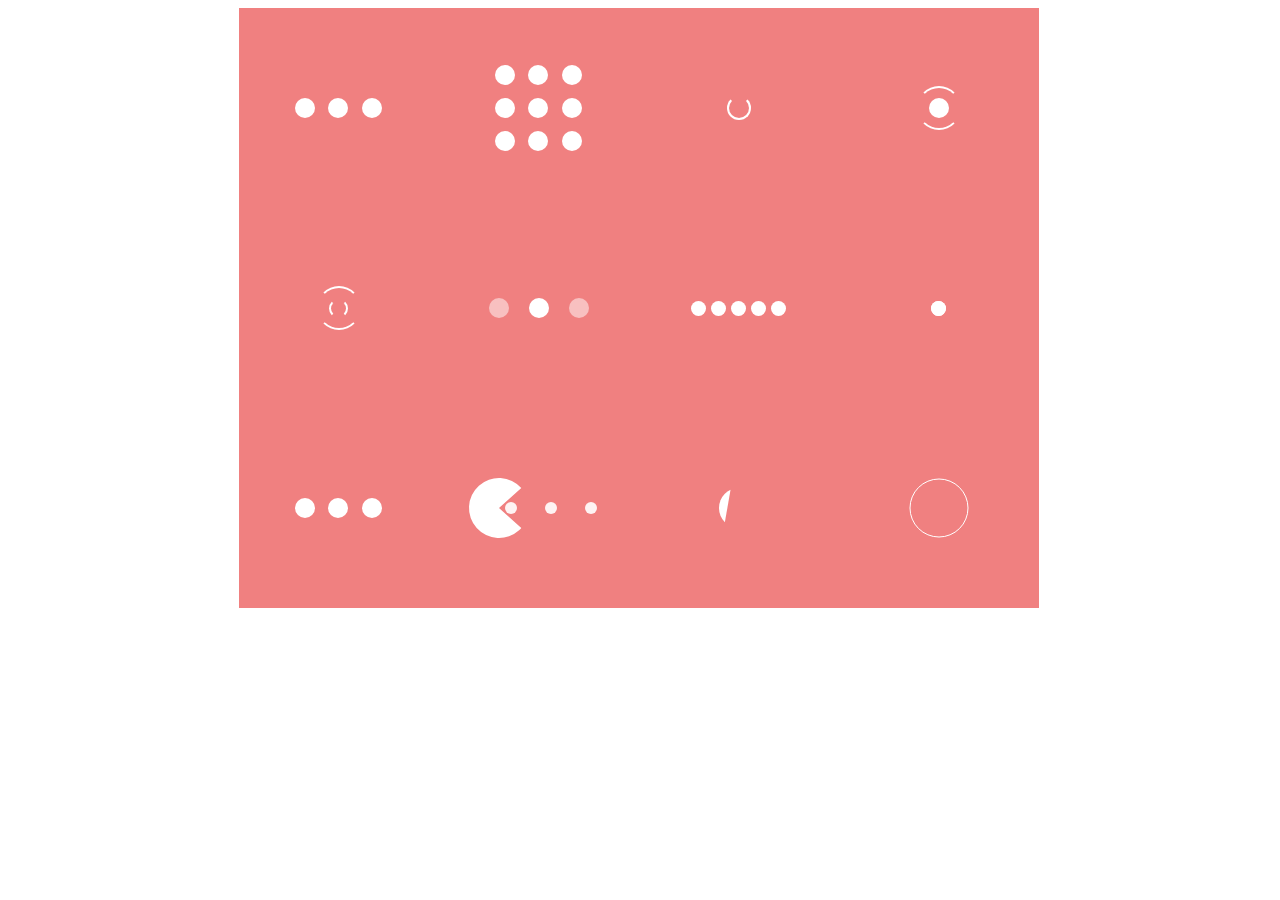
<file: html5/loading/index.html>
<!DOCTYPE html>
<html lang="en">

<head>
    <meta charset="UTF-8">
    <meta name="viewport" content="width=device-width, initial-scale=1.0">
    <title>loading</title>
    <link rel="stylesheet" href="./css/style.css">
</head>

<body>

        <div class="content">
            <ul class="ball-pulse">
                <li></li>
                <li></li>
                <li></li>
            </ul>
            <ul class="ball-grid-pulse">
                <li></li>
                <li></li>
                <li></li>
                <li></li>
                <li></li>
                <li></li>
                <li></li>
                <li></li>
                <li></li>
            </ul>
            <ul class="ball-clip-rotate">
                <li></li>
            </ul>
            <ul class="ball-clip-rotate-pulse">
                <li></li>
                <li></li>
            </ul>

            <ul class="ball-clip-rotate-multiple">
                <li></li>
                <li></li>
            </ul>
            <ul class="ball-rotate">
                <li></li>
            </ul>

            <ul class="ball-pulse-rise">
                <li></li>
                <li></li>
                <li></li>
                <li></li>
                <li></li>
            </ul>
            <ul class="ball-zig-zag-deflect">
                <li></li>
                <li></li>
            </ul>
            <ul class="ball-pulse-sync">
                <li></li>
                <li></li>
                <li></li>
            </ul>
            <ul class="canvas">
                <canvas class="canvas1" width="200" height="200
            "></canvas>
            </ul>
            <ul class="canvas">
                <canvas class="canvas2" width="200" height="200
            "></canvas>
            </ul>
            <ul class="canvas">
                <canvas class="canvas3" width="200" height="200
            "></canvas>
            </ul>
        </div>

    <script src="./js/main.js"></script>
</body>

</html>
</file>
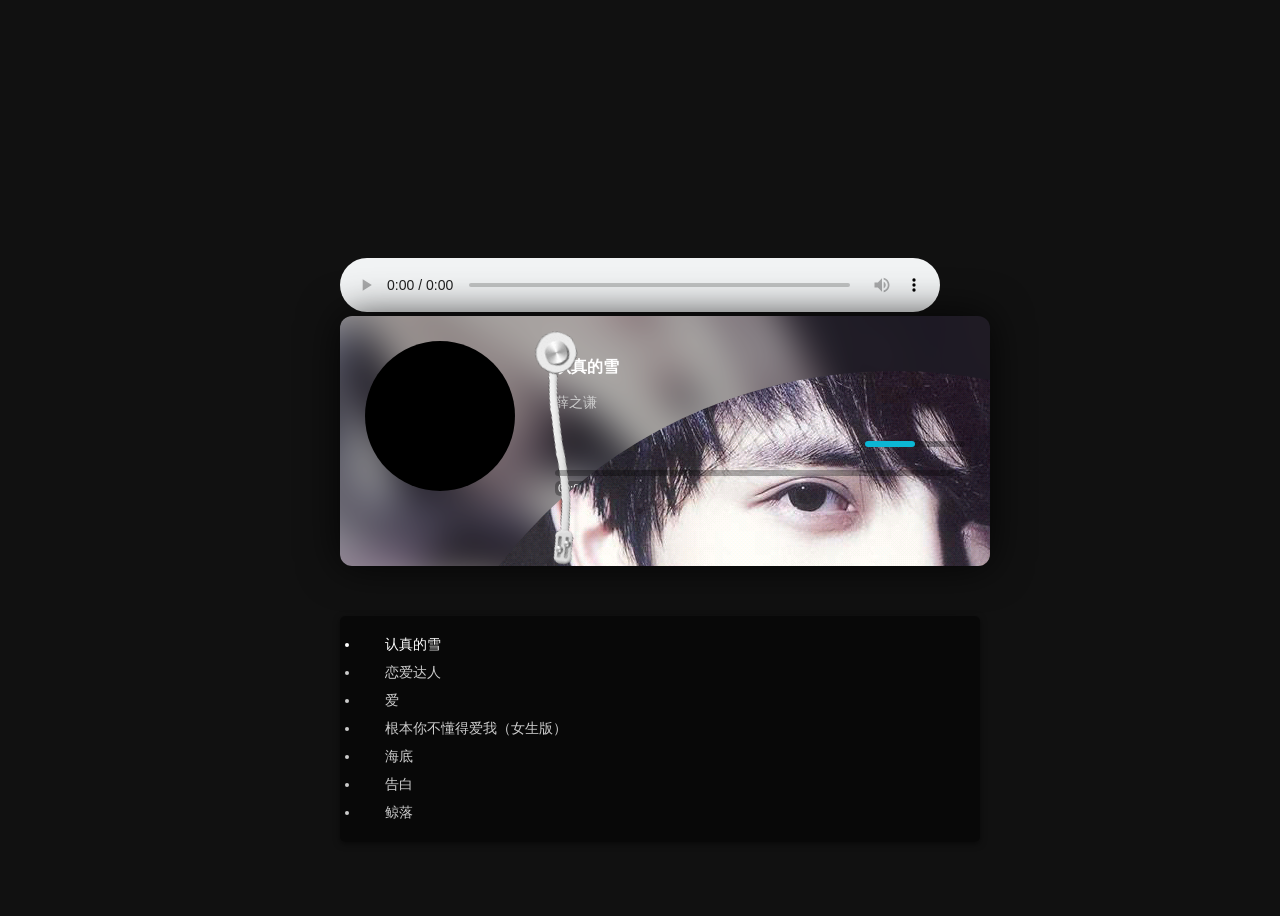
<file: html5/player/index.html>
<!DOCTYPE html>
<html lang="en">

<head>
    <meta charset="UTF-8">
    <meta name="viewport" content="width=device-width, initial-scale=1.0">
    <title>player</title>
    <link rel="stylesheet" href="https://cdn.staticfile.org/minireset.css/0.0.2/minireset.min.css">
    <link rel="stylesheet" href="./css/style.css">
    <link rel="stylesheet" href="https://cdn.staticfile.org/font-awesome/4.7.0/css/font-awesome.min.css">
    <script src="https://cdn.staticfile.org/jquery/3.5.1/jquery.min.js"></script>
</head>

<body>
    <div class="player">
        <audio height="100" loop autoplay controls src="https://music.163.com/song/media/outer/url?id=169185.mp3"></audio>
        <div class="player_card">
            <div class="mask"></div>
            <div class="card_clice">
                <img src="./img/xuezhiqian.png">
                <div class="cd_tou">
                    <img src="./img/cd_tou.png" alt="">
                </div>
            </div>
            <div class="card_control">
                <h3>认真的雪</h3>
                <p>薛之谦</p>
                <div class="control_btns">
                    <span class="btn_prev">
                        <i class="fa fa-backward" aria-hidden="true"></i>
                    </span>
                    <span class="btn_toggle">
                        <i class="fa fa-play" aria-hidden="true"></i>
                        <i class="fa fa-pause" aria-hidden="true"></i>
                    </span>
                    <span class="btn_next">
                        <i class="fa fa-forward" aria-hidden="true"></i>
                    </span>
                    <span class="btn_mode">
                        <span class="mode_word">
                            单曲循环
                        </span>
                        <i class="fa fa-refresh" aria-hidden="true"></i>
                        <i class="fa fa-random" aria-hidden="true"></i>
                    </span>
                    <span class="btn_sound">
                        <i class="fa fa-volume-up" aria-hidden="true"></i>
                        <i class="fa fa-volume-off" aria-hidden="true"></i>
                    </span>
                    <div class="sound_range">
                        <div class="sound_range_play">
                            <div class="sound_range_play_slider">
                                <div class="sound_dlider_hover"></div>
                            </div>
                        </div>
                        <input type="range" class="sound_range_play_input" min="0" max="1" value=".5" step="0.1">
                    </div>
                </div>
                <div class="range">
                    <div class="range_play">
                        <div class="range_play_slider">
                            <div class="dlider_hover"></div>
                        </div>
                    </div>
                    <input type="range" class="range_play_input" min="0" max="100" value="2" step="0.1">
                </div>
                <div class="audio_second">
                    <span>00:00</span>
                    <span>00:00</span>
                </div>
            </div>
        </div>
        <ul class="player_list">
            <!-- <li>认真的雪</li>
            <li>恋爱达人</li>
            <li>爱</li> -->
        </ul>
    </div>
    <script src="./js/main.js"></script>
</body>

</html>
</file>
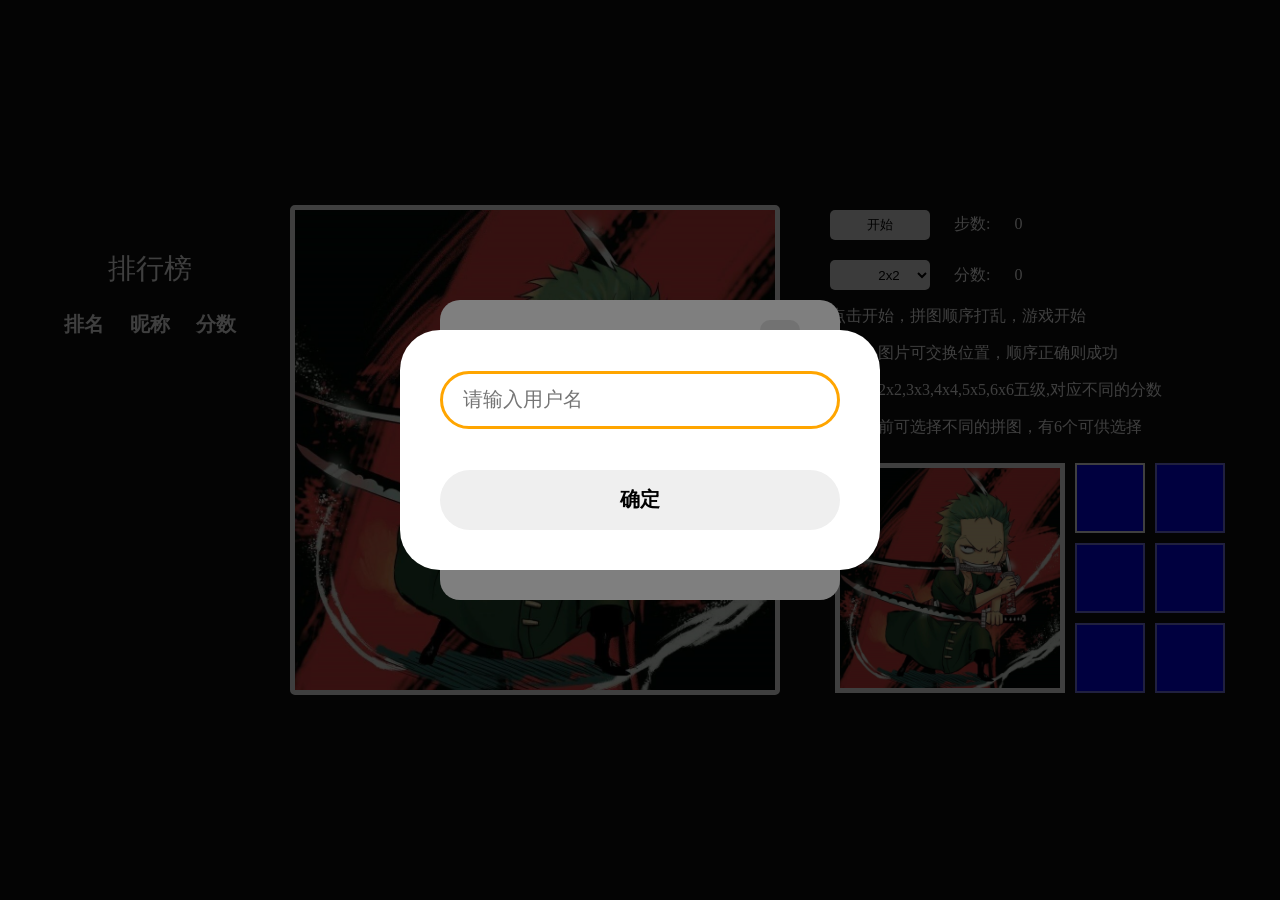
<file: html5/puzzle/index.html>
<!DOCTYPE html>
<html lang="en">

<head>
    <meta charset="UTF-8">
    <meta name="viewport" content="width=device-width, initial-scale=1.0">
    <title>拼图</title>
    <link rel="stylesheet" href="./css/style.css">
    <script src="https://cdn.staticfile.org/jquery/3.5.1/jquery.min.js"></script>
</head>

<body>
    <div class="warp">
        <div id="list">
            <table>
                <caption value="排行榜">排行榜</caption>
                <thead>
                    <tr>
                        <th>排名</th>
                        <th>昵称</th>
                        <th>分数</th>
                    </tr>
                </thead>
                <tbody>

                </tbody>
            </table>
        </div>

        <ul class="content">
        </ul>
        <div class="select">
            <div class="begin">
                <button>开始</button>
                <span>步数:</span>
                <span>0</span>
            </div>
            <div class="size">
                <select name="" id="">
                    <option value="2">2x2</option>
                    <option value="3">3x3</option>
                    <option value="4">4x4</option>
                    <option value="5">5x5</option>
                    <option value="6">6x6</option>
                </select>
                <span>分数:</span>
                <span>0</span>
            </div>
            <div class="info">
                <p>点击开始，拼图顺序打乱，游戏开始</p>
                <p>拖动小图片可交换位置，顺序正确则成功</p>
                <p>难度有2x2,3x3,4x4,5x5,6x6五级,对应不同的分数</p>
                <p>在开始前可选择不同的拼图，有6个可供选择</p>
            </div>
            <div class="tabs">
                <div class="big"></div>
                <ul class="smalls">
                    <li class="active"></li>
                    <li></li>
                    <li></li>
                    <li></li>
                    <li></li>
                    <li></li>
                </ul>
            </div>
        </div>
    </div>
    <div class="mask">
        <div class="maskbox">
            <div class="img"></div>
            <div class="result">

                <span class="close">X</span>
                <p>
                    步数
                </p>
                <p class="step">

                </p>
                <p>
                    分数
                </p>
                <p class="score">

                </p>
            </div>
        </div>
    </div>
    <div class="userName">
        <div class="nameBox">
            <input type="text" name="" id="name" placeholder="请输入用户名">
            <button type="submit" id="submit">确定</button>

        </div>
    </div>
    <script src="./js/main.js"></script>
</body>

</html>
</file>
<file: css/index_style.css>
*{padding:0;margin:0;}
ul li{list-style:none;}
a,img{text-decoration:none;border:none;}
/*导航栏 */
/* .menu_close,.menu_open{position:fixed;z-index:1;width:40px;height:40px;border-radius:50%;right:55px;top:40px;cursor:pointer;background-color:rgba(0,0,0,.1);overflow:hidden;z-index:102}
.menu_close:hover,.menu_open:hover{background:#6bc30d}
.menu_close span,.menu_open span{display:block;background:#FFF;width:26px;height:2px;line-height:10px;margin:0 auto;margin-top:5px}
.menu_open span:first-child,.menu_open span:last-child,.menu_open span:nth-last-of-type(2){-webkit-transform:rotate(0);transform:rotate(0);-webkit-transition:all .5s;-moz-transition:all .5s;-ms-transition:all .5s;-o-transition:all .5s;transition:all .5s}
.menu_close span:first-child{margin-top:18px}
.menu_close span{margin-top:0}
.menu_open span:first-child{margin-top:12px}
.menu_close span:last-child{display:none}
.menu_close span:first-child{-webkit-transform:rotate(45deg);transform:rotate(45deg);-webkit-transition:all .5s;-moz-transition:all .5s;-ms-transition:all .5s;-o-transition:all .5s;transition:all .5s}
.menu_close span:nth-of-type(2){-webkit-transform:rotate(-45deg);transform:rotate(-45deg);margin-top:-2px;-webkit-transition:all .5s;-moz-transition:all .5s;-ms-transition:all .5s;-o-transition:all .5s;transition:all .5s}
.hover_animation{-webkit-transition:all .5s;-moz-transition:all .5s;-ms-transition:all .5s;-o-transition:all .5s;transition:all .5s}
.navgation,.navgation_close,.navgation_open{width:100%;height:100%;position:fixed;z-index:101}
.navgation_close{height:0}
.navgation_open{background:rgba(0,0,0,.6)}
.navgation:before,.navgation_close:before,.navgation_open:before{content:'';width:60%;height:100%;background:#fff;position:fixed;-webkit-transition:all .5s cubic-bezier(.19,1,.22,1);-moz-transition:all .5s cubic-bezier(.19,1,.22,1);-o-transition:all .5s cubic-bezier(.19,1,.22,1);transition:all .5s cubic-bezier(.19,1,.22,1);-webkit-transform:translateZ(0) translateX(45%) skew(-12deg);-moz-transform:translateZ(0) translateX(45%) skew(-12deg);-ms-transform:translateZ(0) translateX(45%) skew(-12deg);-o-transform:translateZ(0) translateX(45%) skew(-12deg);transform:translateZ(0) translateX(45%) skew(-12deg);-webkit-backface-visibility:hidden;-moz-backface-visibility:hidden;-ms-backface-visibility:hidden;-o-backface-visibility:hidden;backface-visibility:hidden;content:'';top:0;z-index:11;background-color:#fff;background-image:-webkit-linear-gradient(46deg,#fff,#f1f2f0);background-image:-moz-linear-gradient(46deg,#fff,#f1f2f0);background-image:-o-linear-gradient(46deg,#fff,#f1f2f0);background-image:linear-gradient(46deg,#fff,#f1f2f0)}
.navgation_open:before{right:0}
.navgation_close:before{right:-60%}
.point{position:absolute;right:0;top:200px;z-index:101;font-size:20px}
.point li{display:block;text-align:right;line-height:80px}
.point li a{font-family:"Microsoft YaHei";color:#686967;display:inline-block;line-height:46px;padding:10px 50px;font-size:20px;color:#686967;text-decoration:none;-webkit-transition:color .6s linear;transition:color .6s linear;position:relative}
.point li a:before{-webkit-transition:all .3s linear;transition:all .3s linear;content:'';height:1px;background-color:transparent;position:absolute;top:50%;left:15px;right:105px}
.point li a:hover{color:#6bc30d}
.point li a:hover:before{background-color:#6bc30d;right:15px}
.navgation_open .point{display:block}
.navgation_close .point{display:none}
.logo{font-size:50px;position:absolute;right:0;bottom:0;z-index:101;padding:10px 50px}
.logo a{font-family:BarbaraHand;color:#686967;text-decoration:none}
.navgation_open .logo{display:block}
.navgation_close .logo{display:none} */
/*导航栏样式end*/
.section{overflow:hidden;display:table;table-layout:fixed;width:100%;position:relative;padding:100px 0}
.fp-tablecell{display:table-cell;vertical-align:middle;width:100%;height:100%;position:relative;z-index:1}
#section1{height:100vh;padding:0;background-color:transparent;background-image:url(http://www.lzqcode.com/templets/static/image/index_bg.jpg);background-position:center;background-attachment:fixed;background-repeat:no-repeat}
#section3{background-image:url(https://yssimage.oss-cn-hangzhou.aliyuncs.com/22.jpg);background-position:center;background-attachment:fixed;background-repeat:no-repeat}
#section4{background-color:#FAF9F9}
#section1:after,#section3:after{content:"";position:absolute;top:0;left:0;z-index:0;width:100%;height:100%;/*background-color:rgba(0,0,0,.5)*/}
#section1,#section2,#section3,#section4{background-size:cover}
/*第一屏 开始*/
.page1 .nav{text-align:center;color:#FFF}
.page1 p{letter-spacing:10px;margin:20px 0}
.page1 .nav .btn{padding:10px 40px;background:0 0;border-radius:4px;border:2px solid #FFF;color:#FFF;cursor:pointer;margin-top:20px;font-family:'Microsoft YaHei';display:inline-block}
.page1 .next{display:block;width:50px;height:50px;border-radius:50%;position:absolute;bottom:30px;left:50%;margin-left:-25px !important;z-index:0;-webkit-transition:all .5s ease-out;transition:all .5s ease-out;cursor:pointer}
.page1 .next:hover{-webkit-animation:nextanimation 1s linear;animation:nextanimation 1s linear;background-color:#6bc30d}
.page1 .next:after{font-family:FontAwesome;content:"\f107";color:#fff;font-size:3rem;display:table;margin:0 auto}
/*第一屏 结束*/
</file>
<file: css/style.css>
body {
  background-color: #f0f0f0;
}
h1 {
  font-size: 48px;
  text-align: center;
  font-weight: bolder;
  color: skyblue;
  margin-top: 40px;
  margin-bottom: 20px;
}
p {
  margin-top: 20px;
  margin-bottom: 40px;
  width: 100%;
  font-weight: bold;
}
.content {
  text-align: center;
}
.content .box img {
  -webkit-transition: all 0.5s;
  -o-transition: all 0.5s;
  -moz-transition: all 0.5s;
  transition: all 0.5s;
  -webkit-box-shadow: 2px 2px 10px #888888;
     -moz-box-shadow: 2px 2px 10px #888888;
          box-shadow: 2px 2px 10px #888888;
  -webkit-border-radius: 20px;
     -moz-border-radius: 20px;
          border-radius: 20px;
}
.content .box img:hover {
  -webkit-transform: translateY(-10px);
     -moz-transform: translateY(-10px);
      -ms-transform: translateY(-10px);
       -o-transform: translateY(-10px);
          transform: translateY(-10px);
  -webkit-box-shadow: 5px 5px 10px #888888;
     -moz-box-shadow: 5px 5px 10px #888888;
          box-shadow: 5px 5px 10px #888888;
}
.content .bootstrap .row {
  border-bottom: 2px solid gray;
  padding: 20px;
}
.content .bootstrap .row .box {
  padding-left: 30px;
  padding-right: 30px;
}
.content .bootstrap .row .box a img {
  max-width: 100%;
}
.content .css3 .row {
  border-bottom: 2px solid gray;
  padding: 20px;
}
.content .css3 .row .box {
  max-height: 300px;
}
.content .css3 .row .box a {
  display: inline-block;
  width: 100%;
  height: 100%;
}
.content .css3 .row .box a img {
  max-width: 100%;
  width: auto;
}
.content .html5 .row {
  border-bottom: 2px solid gray;
  padding: 20px;
}
.content .html5 .row .box {
  max-height: 300px;
}
.content .html5 .row .box a {
  display: inline-block;
  width: 100%;
  height: 100%;
}
.content .html5 .row .box a img {
  max-width: 100%;
  width: auto;
}
.content .js {
  border-bottom: 2px solid gray;
}
.content .js .row {
  padding: 20px;
}
.content .js .row a img {
  max-width: 100%;
}
.content .jq .row {
  padding: 20px;
}
.content .jq .row a img {
  max-width: 100%;
}
/*# sourceMappingURL=./style.css.map */
</file>
<file: bsProject/Models/css/style.css>
html {
  scroll-behavior: smooth;
}
body {
  font-family: 'Poppins', sans-serif;
}
p {
  padding: 0;
  margin: 0;
  font-size: 15px;
  letter-spacing: 1px;
  line-height: 1.9;
  color: #999;
  font-family: 'Sintony', sans-serif;
}
h1,
h2,
h3,
h4,
h5,
h6 {
  margin: 0;
  padding: 0;
  font-family: 'Poppins', sans-serif;
}
.mytop .container-fluid .header {
  padding: 16px 8px;
  -webkit-box-pack: justify;
  -webkit-justify-content: space-between;
     -moz-box-pack: justify;
      -ms-flex-pack: justify;
          justify-content: space-between;
  position: relative;
}
@media (min-width: 992px) {
  .mytop .container-fluid .header {
    padding: 16px;
  }
}
@media (min-width: 1200px) {
  .mytop .container-fluid .header {
    padding: 16px 48px;
  }
}
.mytop .container-fluid .header #logo {
  float: none;
}
.mytop .container-fluid .header #logo h1 a {
  float: left;
  font-family: 'Srisakdi', cursive;
  font-size: 36px;
  font-weight: 700;
  color: #FC427B;
  text-shadow: 2px 5px 3px rgba(0, 0, 0, 0.06);
  letter-spacing: -1px;
  -webkit-transition: all 0.5s;
  -o-transition: all 0.5s;
  -moz-transition: all 0.5s;
  transition: all 0.5s;
}
.mytop .container-fluid .header .mynav .toggle {
  display: block;
  float: right;
  padding: 8px 14px;
  font-size: 16px;
  text-decoration: none;
  color: #000;
  cursor: pointer;
}
.mytop .container-fluid .header .mynav .toggle.active {
  color: #FC427B;
}
.mytop .container-fluid .header .mynav .menu {
  display: none;
  list-style: none;
  padding: 15px 0;
  text-align: center;
  float: right;
  width: 350px;
}
.mytop .container-fluid .header .mynav .menu > li {
  display: block;
  width: 100%;
  padding: 5px 0;
}
.mytop .container-fluid .header .mynav .menu > li a {
  font-size: 14px;
  font-weight: 500;
  letter-spacing: 1px;
  display: inline-block;
  text-decoration: none;
  color: #000;
  -webkit-transition: all 0.5s;
  -o-transition: all 0.5s;
  -moz-transition: all 0.5s;
  transition: all 0.5s;
}
.mytop .container-fluid .header .mynav .menu > li a:target {
  -webkit-transform: translateY(0%);
     -moz-transform: translateY(0%);
      -ms-transform: translateY(0%);
       -o-transform: translateY(0%);
          transform: translateY(0%);
  -webkit-animation: slideupin 0.35s 0.05s linear forwards;
     -moz-animation: slideupin 0.35s 0.05s linear forwards;
       -o-animation: slideupin 0.35s 0.05s linear forwards;
          animation: slideupin 0.35s 0.05s linear forwards;
}
.mytop .container-fluid .header .mynav .menu > li.dropdown:hover > a {
  color: #FC427B;
}
.mytop .container-fluid .header .mynav .menu > li.dropdown .dropdown-toggle {
  font-weight: normal;
  font-size: 16px;
}
.mytop .container-fluid .header .mynav .menu > li.dropdown .dropdown-menu {
  padding: 15px 0;
  position: initial;
  float: none;
  margin: 0;
  text-align: center;
  border: none;
  -webkit-box-shadow: none;
     -moz-box-shadow: none;
          box-shadow: none;
}
.mytop .container-fluid .header .mynav .menu > li.dropdown .dropdown-menu li {
  padding: 0;
}
.mytop .container-fluid .header .mynav .menu > li.dropdown .dropdown-menu li a {
  padding: 5px 10px;
  width: 100%;
}
.mytop .container-fluid .header .mynav .menu > li.active a {
  color: #686de0;
}
.mytop .container-fluid .header .mynav .menu > li:hover > a {
  color: #686de0;
}
.mytop .container-fluid .header .mynav .menu > li:nth-of-type(2),
.mytop .container-fluid .header .mynav .menu > li:nth-of-type(4) {
  margin: 8px 0;
}
@media (min-width: 768px) {
  .mytop .container-fluid .header .mynav .menu > li:nth-of-type(2),
  .mytop .container-fluid .header .mynav .menu > li:nth-of-type(4) {
    margin: 0 16px !important;
  }
}
@media (max-width: 375px) {
  .mytop .container-fluid .header #logo h1 a {
    font-size: 32px;
  }
  .mytop .container-fluid .header .mynav .menu {
    width: 100%;
  }
  .mytop .container-fluid .header .mynav .menu .dropdown-toggle {
    width: 80px;
  }
}
@media (min-width: 736px) {
  .mytop .container-fluid .header .mynav .toggle {
    display: none;
  }
  .mytop .container-fluid .header .mynav .menu {
    display: block !important;
    float: right;
    padding: 0;
    margin: 0;
    width: auto;
    margin-top: 10px;
  }
  .mytop .container-fluid .header .mynav .menu > li {
    float: left;
    width: auto;
    padding: 0;
  }
  .mytop .container-fluid .header .mynav .menu > li a {
    color: #4c4c4c;
  }
  .mytop .container-fluid .header .mynav .menu > li.active a {
    color: #FC427B;
  }
  .mytop .container-fluid .header .mynav .menu > li:hover > a {
    color: #FC427B;
  }
  .mytop .container-fluid .header .mynav .menu > li.dropdown {
    position: relative;
  }
  .mytop .container-fluid .header .mynav .menu > li.dropdown .dropdown-toggle {
    font-weight: 500;
    font-size: 14px;
  }
  .mytop .container-fluid .header .mynav .menu > li.dropdown .dropdown-menu {
    position: absolute;
    padding: 10px;
    background-color: #333;
    -webkit-border-radius: 4px;
       -moz-border-radius: 4px;
            border-radius: 4px;
    float: none;
    margin: 0;
    text-align: left;
  }
  .mytop .container-fluid .header .mynav .menu > li.dropdown .dropdown-menu li {
    width: 170px;
    padding: 0;
  }
  .mytop .container-fluid .header .mynav .menu > li.dropdown .dropdown-menu li a {
    color: white;
    padding: 5px 10px;
    width: 100%;
  }
  .mytop .container-fluid .header .mynav .menu > li.dropdown .dropdown-menu li a:hover {
    color: #000;
  }
}
@media (min-width: 992px) {
  .mytop .container-fluid .header #logo h1 a {
    font-size: 40px;
  }
  .mytop .container-fluid .header .mynav .menu {
    margin-top: 10px;
  }
  .mytop .container-fluid .header .mynav .menu > li a {
    font-size: 15px;
  }
  .mytop .container-fluid .header .mynav .menu > li.dropdown .dropdown-toggle {
    font-size: 14px;
  }
}
.banner {
  -webkit-transition: all 0.5s;
  -o-transition: all 0.5s;
  -moz-transition: all 0.5s;
  transition: all 0.5s;
}
.banner .carousel .carousel-indicators li {
  display: inline-block;
  cursor: pointer;
  -webkit-border-radius: 50%;
     -moz-border-radius: 50%;
          border-radius: 50%;
  margin: 0 4px;
  padding: 4px;
  background: #FC427B;
  border: 4px solid #fff;
}
.banner .carousel .carousel-indicators li.active {
  background: #fff;
}
.banner .carousel .carousel-inner .item img {
  width: auto;
  height: 340px;
  max-width: none;
  -webkit-transition: all 0.5s;
  -o-transition: all 0.5s;
  -moz-transition: all 0.5s;
  transition: all 0.5s;
}
@media (min-width: 375px) {
  .banner .carousel .carousel-inner .item img {
    height: 380px;
  }
}
@media (min-width: 440) {
  .banner .carousel .carousel-inner .item img {
    height: 400px;
  }
}
@media (min-width: 568px) {
  .banner .carousel .carousel-inner .item img {
    height: 450px;
  }
}
@media (min-width: 667px) {
  .banner .carousel .carousel-inner .item img {
    height: 500px;
  }
}
@media (min-width: 800) {
  .banner .carousel .carousel-inner .item img {
    height: 530px;
  }
}
@media (min-width: 900px) {
  .banner .carousel .carousel-inner .item img {
    height: 600px;
  }
}
@media (min-width: 1080px) {
  .banner .carousel .carousel-inner .item {
    overflow: hidden;
    max-height: 773px;
  }
  .banner .carousel .carousel-inner .item img {
    height: auto;
    width: 100%;
  }
}
.banner .carousel .carousel-inner .item .carousel-word {
  position: absolute;
  max-width: 560px;
  top: 18vw;
  right: 0;
  margin: 0 15px;
  text-align: right;
}
.banner .carousel .carousel-inner .item .carousel-word h5 {
  font-size: 14px;
  color: #000;
  font-weight: 400;
  text-shadow: none;
  text-transform: uppercase;
  letter-spacing: 1px;
  margin-bottom: 10px;
}
.banner .carousel .carousel-inner .item .carousel-word h3 {
  text-transform: capitalize;
  font-size: 29px;
  font-weight: 700;
  color: #fff;
  line-height: 1.2;
  text-shadow: 2px 5px 3px rgba(0, 0, 0, 0.06);
}
.banner .carousel .carousel-inner .item .carousel-word .btn {
  max-width: 150px;
  cursor: pointer;
  padding: 12px 20px;
  font-size: 13px;
  color: #fff;
  text-transform: uppercase;
  border: 2px solid #fff;
  background: #FC427B;
  letter-spacing: 1px;
  margin-top: 24px;
  line-height: 1.5;
  -webkit-transition: all 0.5s;
  -o-transition: all 0.5s;
  -moz-transition: all 0.5s;
  transition: all 0.5s;
}
.banner .carousel .carousel-inner .item .carousel-word .btn:hover {
  background-color: #fff;
  color: #000;
}
@media (min-width: 320px) {
  .banner .carousel .carousel-inner .item .carousel-word h5 {
    font-size: 16px;
  }
}
@media (min-width: 414px) {
  .banner .carousel .carousel-inner .item .carousel-word h5 {
    font-size: 18px;
  }
  .banner .carousel .carousel-inner .item .carousel-word h3 {
    font-size: 32px;
  }
}
@media (min-width: 480px) {
  .banner .carousel .carousel-inner .item .carousel-word h3 {
    font-size: 37px;
  }
}
@media (min-width: 568px) {
  .banner .carousel .carousel-inner .item .carousel-word h5 {
    font-size: 19px;
  }
  .banner .carousel .carousel-inner .item .carousel-word h3 {
    font-size: 40px;
  }
}
@media (min-width: 576px) {
  .banner .carousel .carousel-inner .item .carousel-word {
    right: 50px;
  }
}
@media (min-width: 800px) {
  .banner .carousel .carousel-inner .item .carousel-word h3 {
    font-size: 45px;
  }
}
@media (min-width: 992px) {
  .banner .carousel .carousel-inner .item .carousel-word h3 {
    font-size: 48px;
  }
}
@media (min-width: 1080px) {
  .banner .carousel .carousel-inner .item .carousel-word h5 {
    font-size: 20px;
  }
  .banner .carousel .carousel-inner .item .carousel-word h3 {
    font-size: 56px;
  }
}
@media (min-width: 1200px) {
  .banner .carousel .carousel-inner .item .carousel-word {
    left: 50%;
  }
}
.section_welcome {
  padding-top: 48px;
}
.section_welcome .container {
  padding: 16px 15px 0 15px;
  width: 100%;
  padding-bottom: 0 !important;
}
@media (min-width: 576px) {
  .section_welcome .container {
    max-width: 540px;
  }
}
@media (min-width: 768px) {
  .section_welcome .container {
    max-width: 720px;
  }
}
@media (min-width: 992px) {
  .section_welcome .container {
    max-width: 960px;
    padding-top: 16px;
    padding-bottom: 16px;
  }
}
@media (min-width: 1200px) {
  .section_welcome .container {
    max-width: 1140px;
    padding-top: 48px;
    padding-bottom: 48px;
  }
}
.section_welcome .container .left {
  padding: 0 15px;
}
@media (min-width: 992px) {
  .section_welcome .container .left {
    padding: 16px 15px;
  }
}
@media (min-width: 1200px) {
  .section_welcome .container .left {
    padding: 48px 15px;
  }
}
.section_welcome .container .left h3 {
  font-size: 24px;
  letter-spacing: 1px;
  font-weight: 100;
  text-shadow: 2px 5px 3px rgba(0, 0, 0, 0.06);
}
.section_welcome .container .left h4 {
  font-size: 16px;
  font-style: italic;
  font-family: initial;
  margin-top: 16px;
  margin-bottom: 24px;
  font-weight: 500;
  line-height: 1.5;
  letter-spacing: 1px;
  color: #464646;
}
.section_welcome .container .left .support-bottom .col-xs-6 .icon-effect span {
  font-size: 25px;
  color: #fff;
  -webkit-border-radius: 50%;
     -moz-border-radius: 50%;
          border-radius: 50%;
  background: #FC427B;
  padding: 1em;
  -webkit-transition: all 0.5s;
  -o-transition: all 0.5s;
  -moz-transition: all 0.5s;
  transition: all 0.5s;
}
.section_welcome .container .left .support-bottom .col-xs-6 h5 {
  font-size: 20px;
  letter-spacing: 1px;
  color: #343a40;
  margin-top: 24px;
  margin-bottom: 16px;
  font-weight: 500;
  line-height: 1.2;
}
.section_welcome .container img {
  max-width: 100%;
  height: auto;
}
@media (min-width: 320px) {
  .section_welcome .container .left h3 {
    font-size: 28px;
  }
  .section_welcome .container .left h4 {
    font-size: 18px;
  }
}
@media (min-width: 440px) {
  .section_welcome .container .left h3 {
    font-size: 34px;
  }
  .section_welcome .container .left h4 {
    font-size: 20px;
  }
  .section_welcome .container .left .support-bottom .icon-effect span {
    font-size: 28px;
  }
}
@media (min-width: 736px) {
  .section_welcome .container .left h3 {
    font-size: 38px;
  }
}
@media (min-width: 991px) {
  .section_welcome .container .left h3 {
    font-size: 35px;
  }
  .section_welcome .container .left h4 {
    font-size: 18px;
  }
}
@media (min-width: 1080px) {
  .section_welcome .container .left h3 {
    font-size: 40px;
  }
  .section_welcome .container .left h4 {
    font-size: 22px;
  }
}
.section_serives {
  background: #FC427B;
  padding: 48px 0;
  text-align: center;
  color: #fff;
}
.section_serives .container {
  -webkit-transition: all 0.5s;
  -o-transition: all 0.5s;
  -moz-transition: all 0.5s;
  transition: all 0.5s;
  width: 100%;
}
@media (min-width: 576px) {
  .section_serives .container {
    max-width: 540px;
  }
}
@media (min-width: 768px) {
  .section_serives .container {
    max-width: 720px;
  }
}
@media (min-width: 992px) {
  .section_serives .container {
    max-width: 960px;
    padding-top: 16px;
    padding-bottom: 16px;
  }
}
@media (min-width: 1200px) {
  .section_serives .container {
    max-width: 1140px;
    padding-top: 48px;
    padding-bottom: 48px;
  }
}
.section_serives .container .col-sm-4 i {
  font-size: 29px;
  width: 80px;
  height: 80px;
  line-height: 2.6;
  -webkit-border-radius: 50%;
     -moz-border-radius: 50%;
          border-radius: 50%;
  border: 2px solid #fff;
}
.section_serives .container .col-sm-4 h4 {
  letter-spacing: 1px;
  font-weight: 600;
  text-transform: uppercase;
  margin-top: 24px;
  margin-bottom: 16px;
  font-size: 24px;
}
.section_serives .container .col-sm-4 p {
  font-size: 13px;
  color: #fdfdfd;
  font-weight: 300;
}
.section_serives .container .col-sm-4:nth-of-type(2) {
  margin: 24px 0;
}
@media (min-width: 768px) {
  .section_serives .container .col-sm-4 h4 {
    margin-top: 48px;
  }
  .section_serives .container .col-sm-4:nth-of-type(2) {
    margin: 0;
  }
}
@media (min-width: 992px) {
  .section_serives .container .col-sm-4 i {
    font-size: 32px;
    width: 90px;
    height: 90px;
  }
  .section_serives .container .col-sm-4 p {
    font-size: 14px;
  }
}
.section_blog {
  padding: 48px 0;
}
.section_blog .container {
  width: 100%;
}
@media (min-width: 576px) {
  .section_blog .container {
    max-width: 540px;
  }
}
@media (min-width: 768px) {
  .section_blog .container {
    max-width: 720px;
  }
}
@media (min-width: 992px) {
  .section_blog .container {
    max-width: 960px;
    padding-top: 16px;
    padding-bottom: 16px;
  }
}
@media (min-width: 1200px) {
  .section_blog .container {
    max-width: 1140px;
    padding-top: 48px;
    padding-bottom: 48px;
  }
}
.section_blog .container .title {
  text-align: center;
  margin-bottom: 48px;
}
.section_blog .container .title h3 {
  margin-bottom: 8px;
  font-size: 28px;
}
.section_blog .container .row .col-md-4 .posts-top {
  position: relative;
}
.section_blog .container .row .col-md-4 .posts-top a img {
  width: 100%;
}
.section_blog .container .row .col-md-4 .posts-top h3 {
  font-size: 26px;
  font-weight: 600;
  letter-spacing: 1px;
  background: #38d2fe;
  padding: 10px 25px;
  color: #fff;
  position: absolute;
  left: 0;
  bottom: 0;
  text-align: center;
}
.section_blog .container .row .col-md-4 .posts-top h3 span {
  display: block;
  font-weight: 100;
  font-size: 16px;
}
.section_blog .container .row .col-md-4 .posts-world {
  padding-top: 24px;
  padding-bottom: 24px;
}
.section_blog .container .row .col-md-4 .posts-world h4 {
  font-size: 21px;
  color: #343a40;
  margin-bottom: 8px;
}
.section_blog .container .row .col-md-4 .posts-world ul {
  list-style: none;
  margin: 0;
  padding: 0;
}
.section_blog .container .row .col-md-4 .posts-world ul li {
  display: inline-block;
}
.section_blog .container .row .col-md-4 .posts-world ul li a {
  font-size: 14px;
  color: #999;
  letter-spacing: 1px;
}
.section_blog .container .row .col-md-4 .posts-world ul li a i {
  margin-right: 4px;
  color: #ff4f81;
}
.section_blog .container .row .col-md-4 .posts-world ul li:nth-of-type(2) {
  margin: 0 16px;
}
.section_blog .container .row .col-md-4 .posts-world p {
  margin-top: 16px;
}
.section_beauty {
  background: url(../img/bg2.jpg) no-repeat top;
  -moz-background-size: cover;
       background-size: cover;
  min-height: 300px;
  padding: 48px 0;
  -webkit-transition: all 0.5s;
  -o-transition: all 0.5s;
  -moz-transition: all 0.5s;
  transition: all 0.5s;
}
.section_beauty .container {
  width: 100%;
}
@media (min-width: 576px) {
  .section_beauty .container {
    max-width: 540px;
  }
}
@media (min-width: 768px) {
  .section_beauty .container {
    max-width: 720px;
  }
}
@media (min-width: 992px) {
  .section_beauty .container {
    max-width: 960px;
    padding-top: 16px;
    padding-bottom: 16px;
  }
}
@media (min-width: 1200px) {
  .section_beauty .container {
    max-width: 1140px;
    padding-top: 48px;
    padding-bottom: 48px;
  }
}
.section_beauty .container .row span {
  font-size: 22px;
  color: rgba(255, 255, 255, 0.35);
  font-weight: bold;
  letter-spacing: 1px;
}
.section_beauty .container .row h3 {
  font-size: 22px;
  font-weight: 800;
  color: #fff;
  letter-spacing: 1px;
  line-height: 1.4;
  margin: 8px 0 16px 0;
}
.section_beauty .container .row p {
  color: #eee;
  font-size: 13px;
  letter-spacing: 1px;
  line-height: 1.9;
  font-family: 'Sintony', sans-serif;
  margin: 0;
}
@media (min-width: 320px) {
  .section_beauty .container .row p {
    font-size: 14px;
  }
}
@media (min-width: 480px) {
  .section_beauty {
    min-height: 350px;
  }
  .section_beauty .container .row span {
    font-size: 26px;
  }
  .section_beauty .container .row h3 {
    font-size: 30px;
  }
  .section_beauty .container .row p {
    font-size: 15px;
  }
}
@media (min-width: 992px) {
  .section_beauty {
    min-height: 420px;
  }
}
@media (min-width: 1050px) {
  .section_beauty .container .row h3 {
    font-size: 32px;
  }
}
@media (min-width: 1080px) {
  .section_beauty {
    min-height: 530px;
  }
}
@media (min-width: 1280px) {
  .section_beauty {
    min-height: 560px;
  }
}
.section_gallery {
  padding: 48px 0;
}
.section_gallery .container {
  width: 100%;
}
@media (min-width: 576px) {
  .section_gallery .container {
    max-width: 540px;
  }
}
@media (min-width: 768px) {
  .section_gallery .container {
    max-width: 720px;
  }
}
@media (min-width: 992px) {
  .section_gallery .container {
    max-width: 960px;
    padding-top: 16px;
    padding-bottom: 16px;
  }
}
@media (min-width: 1200px) {
  .section_gallery .container {
    max-width: 1140px;
    padding-top: 48px;
    padding-bottom: 48px;
  }
}
.section_gallery .container .title {
  margin-bottom: 48px;
}
.section_gallery .container .title h3 {
  font-size: 24px;
  margin-bottom: 8px;
}
.section_gallery .container .title p {
  font-size: 14px;
}
.section_gallery .container .gal {
  padding: 0 15px;
}
.section_gallery .container .gal .row {
  margin: 0;
}
.section_gallery .container .gal .row .gal-img {
  padding: 8px;
}
@media (min-width: 768px) {
  .section_gallery .container .gal .row .gal-img {
    padding: 16px;
  }
}
.section_gallery .container .gal .row .gal-img a img {
  max-width: 100%;
  height: auto;
}
.section_gallery .container .gal .popup {
  visibility: hidden;
  position: fixed;
  background: rgba(0, 0, 0, 0.7);
  top: 0;
  bottom: 0;
  right: 0;
  left: 0;
  z-index: 99;
}
.section_gallery .container .gal .popup .box {
  max-width: 430px;
  margin: 200px auto;
  background-color: white;
  -webkit-border-radius: 4px;
     -moz-border-radius: 4px;
          border-radius: 4px;
  position: relative;
  padding: 48px 32px;
}
.section_gallery .container .gal .popup .box img {
  max-width: 100%;
  height: auto;
}
.section_gallery .container .gal .popup .box .close {
  position: absolute;
  top: 2%;
  right: 5%;
  font-weight: 700;
  font-size: 30px;
  color: #000;
  text-decoration: none;
  cursor: pointer;
}
@media (max-width: 460px) {
  .section_gallery .container .gal .popup .box {
    max-width: 100%;
    margin: 100px 15px;
  }
}
.section_newsletter {
  padding: 48px 0;
  background: url(../img/bg3.jpg) no-repeat center;
  -moz-background-size: cover;
       background-size: cover;
}
.section_newsletter .container {
  width: 100%;
}
@media (min-width: 576px) {
  .section_newsletter .container {
    max-width: 540px;
  }
}
@media (min-width: 768px) {
  .section_newsletter .container {
    max-width: 720px;
  }
}
@media (min-width: 992px) {
  .section_newsletter .container {
    max-width: 960px;
    padding-top: 16px;
    padding-bottom: 16px;
  }
}
@media (min-width: 1200px) {
  .section_newsletter .container {
    max-width: 1140px;
    padding-top: 48px;
    padding-bottom: 48px;
  }
}
.section_newsletter .container .title {
  margin-bottom: 48px;
}
.section_newsletter .container .title h3 {
  color: #fff;
  font-weight: bold;
  letter-spacing: 1px;
  font-size: 28px;
  line-height: 1.2;
  margin-bottom: 8px;
}
.section_newsletter .container .title p {
  color: #e0e0e0;
  font-size: 12px;
}
@media (min-width: 375px) {
  .section_newsletter .container .title h3 {
    font-size: 32px;
  }
  .section_newsletter .container .title p {
    font-size: 15px;
  }
}
.section_newsletter .container .inputs .row .col-sm-4 {
  margin-bottom: 16px;
}
.section_newsletter .container .inputs .row .col-sm-4 input {
  height: 34px;
  font-size: 15px;
  border: none;
  letter-spacing: 1px;
  display: block;
  width: 100%;
  line-height: 1.5;
  color: #495057;
  background-color: #fff;
  -webkit-border-radius: 0.5rem;
     -moz-border-radius: 0.5rem;
          border-radius: 0.5rem;
  padding: 24px;
}
.section_newsletter .container .inputs .row .col-sm-4 input.submit {
  line-height: 0;
  font-size: 13px;
  background: #38d2fe;
  font-weight: 600;
  color: #fff;
  letter-spacing: 2px;
  cursor: pointer;
}
.section_address {
  padding: 48px 0;
  margin-bottom: 350px;
}
.section_address .container {
  width: 100%;
}
@media (min-width: 576px) {
  .section_address .container {
    max-width: 540px;
  }
}
@media (min-width: 768px) {
  .section_address .container {
    max-width: 720px;
  }
}
@media (min-width: 992px) {
  .section_address .container {
    max-width: 960px;
    padding-top: 16px;
    padding-bottom: 16px;
  }
}
@media (min-width: 1200px) {
  .section_address .container {
    max-width: 1140px;
    padding-top: 48px;
    padding-bottom: 48px;
  }
}
.section_address .container .title {
  margin-bottom: 48px;
}
.section_address .container .title h3 {
  font-size: 28px;
  font-weight: 500;
  line-height: 1.2;
  margin-bottom: 8px;
}
.section_address .container .adress {
  display: -webkit-box;
  display: -webkit-flex;
  display: -moz-box;
  display: -ms-flexbox;
  display: flex;
}
@media (max-width: 992px) {
  .section_address .container .adress {
    display: block;
  }
}
.section_address .container .adress .col-md-6 {
  -webkit-box-flex: 1;
  -webkit-flex: 1;
     -moz-box-flex: 1;
      -ms-flex: 1;
          flex: 1;
}
.section_address .container .adress .col-md-6:nth-of-type(2) {
  padding-bottom: 32px;
}
.section_address .container .adress .adress-gird {
  height: 100%;
}
.section_address .container .adress .adress-info {
  margin-bottom: 32px;
}
.section_address .container .adress .adress-info,
.section_address .container .adress .adress-gird {
  -webkit-box-shadow: 0px 2px 13px -1px rgba(0, 0, 0, 0.15);
     -moz-box-shadow: 0px 2px 13px -1px rgba(0, 0, 0, 0.15);
          box-shadow: 0px 2px 13px -1px rgba(0, 0, 0, 0.15);
  padding: 40px;
}
.section_address .container .adress .adress-info h4,
.section_address .container .adress .adress-gird h4 {
  font-size: 23px;
  color: #38d2fe;
  letter-spacing: 1px;
  font-weight: 600;
  margin-bottom: 16px;
}
.section_address .container .adress .adress-info p a,
.section_address .container .adress .adress-gird p a {
  color: #999;
}
.section_address .container .adress .adress-info p:hover a,
.section_address .container .adress .adress-gird p:hover a {
  color: #000;
  text-decoration: none;
}
.section_address .container .adress .adress-info form .form-group,
.section_address .container .adress .adress-gird form .form-group {
  margin-bottom: 16px;
}
.section_address .container .adress .adress-info form .form-group .form-control,
.section_address .container .adress .adress-gird form .form-group .form-control {
  color: #000;
  outline: none;
  font-size: 15px;
  padding: 22px;
  margin-bottom: 16px;
  letter-spacing: 1px;
  border: none;
  -webkit-box-shadow: none;
     -moz-box-shadow: none;
          box-shadow: none;
  -webkit-border-radius: 0;
     -moz-border-radius: 0;
          border-radius: 0;
  border-bottom: solid 1px #828282;
}
.section_address .container .adress .adress-info form .form-group textarea,
.section_address .container .adress .adress-gird form .form-group textarea {
  resize: none;
  min-height: 174px;
}
.section_address .container .adress .adress-info form input[type="submit"],
.section_address .container .adress .adress-gird form input[type="submit"] {
  border: none;
  outline: none;
  color: #fff;
  padding: 12px 0;
  font-size: 16px;
  letter-spacing: 1px;
  margin-top: 1.7em;
  width: 100%;
  background: #FC427B;
}
.footer {
  padding: 48px 0;
  background-color: #212020;
}
.footer .container {
  width: 100%;
}
@media (min-width: 576px) {
  .footer .container {
    max-width: 540px;
  }
}
@media (min-width: 768px) {
  .footer .container {
    max-width: 720px;
  }
}
@media (min-width: 992px) {
  .footer .container {
    max-width: 960px;
    padding-top: 16px;
    padding-bottom: 16px;
  }
}
@media (min-width: 1200px) {
  .footer .container {
    max-width: 1140px;
    padding-top: 48px;
    padding-bottom: 48px;
  }
}
.footer .container .row .col-md-3 h3 {
  color: #fff;
  line-height: 1.2;
  margin-bottom: 24px;
}
.footer .container .row .col-md-3 h4 {
  color: #f8f9fa;
  font-size: 16px;
  letter-spacing: 1px;
  font-weight: 500;
  line-height: 1.2;
  margin-bottom: 8px;
}
.footer .container .row .col-md-3 p {
  color: #ababab;
  font-size: 14px;
  font-weight: 400;
}
.footer .container .row .col-md-3 a {
  color: #ababab;
  font-size: 15px;
}
.footer .container .row .col-md-3 li {
  margin-bottom: 16px;
}
.footer .container .row .col-md-3:nth-of-type(3) {
  margin-top: 36px;
}
.footer .container .row .col-md-3:nth-of-type(4) {
  margin-top: 36px;
}
@media (min-width: 992px) {
  .footer .container .row .col-md-3:nth-of-type(3) {
    margin-top: 0;
  }
  .footer .container .row .col-md-3:nth-of-type(4) {
    margin-top: 0;
  }
}
.footer .copyright {
  margin-top: 48px;
  border-top: 1px solid rgba(255, 255, 255, 0.3);
}
.footer .copyright a.move-top {
  margin-top: 16px;
  width: 34px;
  height: 34px;
  display: inline-block;
  background: url(../img/move-top.png);
}
.footer .copyright p.copy-right {
  letter-spacing: 2px;
  font-size: 15px;
  line-height: 1.9;
  color: #999;
  font-family: 'Sintony', sans-serif;
}
.footer .copyright p.copy-right a {
  color: #FC427B;
}
/*# sourceMappingURL=./style.css.map */
</file>
<file: bsProject/Quorrajs/css/style.css>
html {
  font-family: sans-serif;
}
body {
  font-family: Lato, sans-serif;
  font-weight: 400;
}
.sticky-wrapper {
  background-color: rgba(66, 134, 245, 0.9);
}
.sticky-wrapper .navbar {
  margin: 0;
  height: 92px;
  background-color: rgba(66, 134, 245, 0.9);
  border: none;
  -webkit-border-radius: 0;
     -moz-border-radius: 0;
          border-radius: 0;
}
.sticky-wrapper .navbar .container {
  height: 100%;
}
.sticky-wrapper .navbar .container .navbar-header {
  height: 100%;
}
.sticky-wrapper .navbar .container .navbar-header .navbar-brand {
  margin: 0;
  height: 100%;
  font-size: 24px;
  padding: 0;
  line-height: 90px;
  padding-right: 15px;
}
.sticky-wrapper .navbar .container .navbar-header .navbar-brand img {
  display: inline-block;
  margin-right: 10px;
}
.sticky-wrapper .navbar .container .navbar-header .navbar-brand span {
  color: #fff;
  font-family: Urba;
  font-size: 35px;
  vertical-align: middle;
}
.sticky-wrapper .navbar .container .navbar-collapse {
  padding: 0;
  height: 100%;
}
.sticky-wrapper .navbar .container .navbar-collapse .navbar-nav > li > a {
  padding-top: 0;
  padding-bottom: 0;
  line-height: 90px;
  color: #fff;
  font-size: 16px;
}
.sticky-wrapper .navbar .container .navbar-collapse .navbar-nav > li > a.dropdown-toggle {
  background-color: transparent;
}
.sticky-wrapper .navbar .container .navbar-collapse .navbar-nav > li .dropdown-menu {
  background: #3367d5;
  text-shadow: none;
  min-width: 200px;
  -webkit-border-radius: 0;
     -moz-border-radius: 0;
          border-radius: 0;
  padding: 0;
  border: none;
  -webkit-box-shadow: 0px 1px 2px rgba(0, 0, 0, 0.1), 0px 4px 0px rgba(84, 125, 144, 0.3);
     -moz-box-shadow: 0px 1px 2px rgba(0, 0, 0, 0.1), 0px 4px 0px rgba(84, 125, 144, 0.3);
          box-shadow: 0px 1px 2px rgba(0, 0, 0, 0.1), 0px 4px 0px rgba(84, 125, 144, 0.3);
}
.sticky-wrapper .navbar .container .navbar-collapse .navbar-nav > li .dropdown-menu li:hover a {
  background-color: #fff;
  color: rgba(66, 134, 245, 0.9);
}
.sticky-wrapper .navbar .container .navbar-collapse .navbar-nav > li .dropdown-menu li:nth-of-type(1) a {
  border-bottom: 1px solid rgba(0, 0, 0, 0.075);
}
.sticky-wrapper .navbar .container .navbar-collapse .navbar-nav > li .dropdown-menu li a {
  font-size: 14px;
  line-height: 20px;
  padding-top: 8px;
  padding-bottom: 8px;
  color: #fff;
}
/*# sourceMappingURL=./style.css.map */
</file>
<file: bsProject/RANE°/css/style.css>
body {
  font-family: 'Trebuchet MS', 'Lucida Sans Unicode', 'Lucida Grande', 'Lucida Sans', Arial, sans-serif;
  font-size: 16px;
  line-height: 24px;
  color: #fff;
  background: #2D2D2D;
}
body .main-container {
  overflow: hidden;
  margin-left: auto;
  margin-right: auto;
}
body .main-container .hero {
  padding: 75px 0 100px 0;
}
body .main-container .hero .row .left {
  margin-top: 300px;
  overflow: hidden;
}
body .main-container .hero .row .left .rane {
  opacity: 0;
}
body .main-container .hero .row .left .rane h3 {
  margin-top: 0;
  margin-bottom: 45px;
  font-size: 46px;
  line-height: 54px;
  font-weight: 100;
}
body .main-container .hero .row .left .weather {
  opacity: 0;
}
body .main-container .hero .row .left .weather p {
  color: #eee;
  font-size: 22px;
  letter-spacing: 1px;
  margin-bottom: 55px;
}
body .main-container .hero .row .left .download {
  position: relative;
  top: 50px;
  opacity: 0;
}
body .main-container .hero .row .left .download .btn {
  display: inline-block;
  height: 55px;
  color: #fff;
  line-height: 53px;
  font-size: 15px;
  font-weight: 700;
  letter-spacing: 1px;
  border-radius: 100px;
  padding: 0 36px;
  border: 1px solid #ffcd05;
  transition: all 0.3s;
}
body .main-container .hero .row .left .download .btn:hover {
  color: #2D2D2D;
  border-color: #ffcd05;
  background-color: #ffcd05;
}
body .main-container .hero .row .right {
  opacity: 0;
}
body .main-container .hero .row .right img {
  max-height: 800px;
}
body .main-container .temps {
  padding: 200px 0 40px 0;
}
body .main-container .temps .row {
  margin-bottom: 80px;
}
body .main-container .temps .row .wow {
  opacity: 0;
}
body .main-container .temps .row .wow img {
  max-width: 100%;
  margin-bottom: 25px;
}
body .main-container .temps .row .wow h4 {
  padding: 35px 0 10px 0;
  margin-bottom: 15px;
  font-size: 36px;
  line-height: 44px;
}
body .main-container .views {
  padding: 75px 0 100px 0;
}
body .main-container .views .row .wow img {
  position: relative;
  max-width: 100%;
}
body .main-container .download {
  padding-bottom: 50px;
}
body .main-container .download .container .row .fadeIn {
  opacity: 0;
}
body .main-container .download .container .row .fadeIn h4 {
  margin-bottom: 75px;
  font-size: 33px;
  line-height: 54px;
}
body .main-container .download .container .row .fadeInUp {
  position: relative;
  top: 50px;
  opacity: 0;
}
body .main-container .download .container .row .fadeInUp a {
  color: #fff;
  display: inline-block;
  height: 55px;
  line-height: 53px;
  font-size: 15px;
  font-weight: 700;
  border-radius: 100px;
  padding: 0 36px;
  border: 1px solid #ffcd05;
  transition: all 0.3s;
}
body .main-container .download .container .row .fadeInUp a:hover {
  color: #2D2D2D;
  border-color: #ffcd05;
  background-color: #ffcd05;
}
body .main-container .footer {
  padding-top: 40px;
  margin-bottom: 40px;
}
body .main-container .footer .container .row ul {
  list-style: none;
  padding: 0;
}
body .main-container .footer .container .row ul li {
  display: inline-block;
  padding: 0 8px;
}
body .main-container .footer .container .row ul li a i {
  color: #888;
  font-size: 16px;
  opacity: 0.5;
}
body .main-container .footer .container .row ul li a i:hover {
  opacity: 1;
}
@media (min-width: 768px) {
  .main-container .hero .container {
    width: 750px;
  }
}
@media (min-width: 992px) {
  .main-container .hero .container {
    width: 970px;
  }
}
@media (min-width: 1200px) {
  .main-container .hero .container {
    width: 1170px;
  }
}
@media (max-width: 768px) {
  .main-container .hero .container .row .left {
    margin-top: 0 !important;
  }
  .main-container .hero .container .row .left .download {
    padding-bottom: 0 !important;
  }
  .main-container .hero .container .row .left .download a {
    font-size: 10px !important;
    padding: 0 20px !important;
    line-height: 28px !important;
    height: 31px !important;
    margin-bottom: 40px;
  }
  .main-container .hero .container .row .right img {
    max-width: 100% !important;
  }
  .main-container .temps {
    padding: 40px 0 20px 0 !important;
  }
  .main-container .temps .container .row > div {
    margin-bottom: 40px;
  }
  .main-container .views {
    padding: 40px 0 !important;
  }
  .main-container .views .container .row .wow img {
    margin-bottom: 100px;
  }
  .main-container .download .container .row a {
    font-size: 10px !important;
    padding: 0 20px !important;
    line-height: 28px !important;
    height: 31px !important;
    margin-bottom: 40px;
  }
}
@media (max-width: 991px) {
  .main-container .hero {
    padding-top: 70px !important;
    padding-bottom: 100px !important;
  }
  .main-container .hero .row .left {
    margin-top: 150px !important;
  }
  .main-container .hero .row .left .rane h3 {
    font-size: 36px !important;
    margin-bottom: 25px !important;
  }
  .main-container .hero .row .left .weather p {
    margin-bottom: 25px !important;
    font-size: 16px !important;
  }
  .main-container .hero .row .right img {
    max-height: 500px !important;
  }
  .main-container .temps .container .row h4 {
    font-size: 26px !important;
    margin-top: 0 !important;
    line-height: 30px !important;
  }
}
/*# sourceMappingURL=./style.css.map */
</file>
<file: bsProject/Redash/css/style.css>
@-webkit-keyframes float {
  0% {
    -webkit-transform: translatey(0);
            transform: translatey(0);
  }
  50% {
    -webkit-transform: translatey(-20px);
            transform: translatey(-20px);
  }
  100% {
    -webkit-transform: translatey(0);
            transform: translatey(0);
  }
}
@-moz-keyframes float {
  0% {
    -moz-transform: translatey(0);
         transform: translatey(0);
  }
  50% {
    -moz-transform: translatey(-20px);
         transform: translatey(-20px);
  }
  100% {
    -moz-transform: translatey(0);
         transform: translatey(0);
  }
}
@-o-keyframes float {
  0% {
    -o-transform: translatey(0);
       transform: translatey(0);
  }
  50% {
    -o-transform: translatey(-20px);
       transform: translatey(-20px);
  }
  100% {
    -o-transform: translatey(0);
       transform: translatey(0);
  }
}
@keyframes float {
  0% {
    -webkit-transform: translatey(0);
       -moz-transform: translatey(0);
         -o-transform: translatey(0);
            transform: translatey(0);
  }
  50% {
    -webkit-transform: translatey(-20px);
       -moz-transform: translatey(-20px);
         -o-transform: translatey(-20px);
            transform: translatey(-20px);
  }
  100% {
    -webkit-transform: translatey(0);
       -moz-transform: translatey(0);
         -o-transform: translatey(0);
            transform: translatey(0);
  }
}
body {
  background-color: #f8fafa;
}
.btn {
  min-height: 34px;
  padding: 8px 16px;
}
ul {
  list-style: none;
  margin: 0;
  padding: 0;
}
.btn-secondary {
  display: inline-block;
  background: #fff;
  border: 1px solid rgba(33, 150, 243, 0.2);
  -webkit-box-shadow: 0 6px 13px -6px rgba(33, 150, 243, 0.25);
     -moz-box-shadow: 0 6px 13px -6px rgba(33, 150, 243, 0.25);
          box-shadow: 0 6px 13px -6px rgba(33, 150, 243, 0.25);
  -webkit-border-radius: 2px;
     -moz-border-radius: 2px;
          border-radius: 2px;
  font-weight: 700;
  font-size: 13px;
  color: #2196f3;
  text-align: center;
  -webkit-transition: all 0.3s ease;
  -o-transition: all 0.3s ease;
  -moz-transition: all 0.3s ease;
  transition: all 0.3s ease;
}
.btn-secondary:hover {
  border: 1px solid rgba(33, 150, 243, 0.4);
  -webkit-box-shadow: 0 6px 17px -3px rgba(33, 150, 243, 0.2);
     -moz-box-shadow: 0 6px 17px -3px rgba(33, 150, 243, 0.2);
          box-shadow: 0 6px 17px -3px rgba(33, 150, 243, 0.2);
  color: #2196f3;
}
.wrapper nav {
  top: 0;
  position: fixed;
  z-index: 999;
  width: 100%;
  background-color: #ffffff;
  -webkit-box-shadow: 0 0 14px -6px rgba(0, 0, 0, 0.2);
     -moz-box-shadow: 0 0 14px -6px rgba(0, 0, 0, 0.2);
          box-shadow: 0 0 14px -6px rgba(0, 0, 0, 0.2);
}
@media (max-width: 992px) and (min-width: 768px) {
  .wrapper nav .container {
    width: auto;
  }
}
.wrapper nav .container .navbar-header {
  background-color: #ffffff !important;
  height: 68px;
}
.wrapper nav .container .navbar-header a {
  display: inline-block;
  padding: 15px;
  color: #000;
  -webkit-transition: all 0.25s;
  -o-transition: all 0.25s;
  -moz-transition: all 0.25s;
  transition: all 0.25s;
}
.wrapper nav .container .navbar-header a img {
  width: 36px;
  height: 36px;
}
.wrapper nav .container .navbar-header button {
  display: none;
  margin-right: -15px;
  font-size: 24px;
  color: #2196f3;
}
@media (min-width: 768px) {
  .wrapper nav .container .navbar-header a {
    margin-left: -15px;
  }
}
@media (max-width: 849px) {
  .wrapper nav .container .navbar-header {
    width: 100%;
  }
  .wrapper nav .container .navbar-header .navbar-toggle {
    display: block;
  }
}
.wrapper nav .container .navbar-collapse {
  padding: 0;
}
.wrapper nav .container .navbar-collapse .nav {
  list-style: none;
}
.wrapper nav .container .navbar-collapse .nav a:hover {
  background-color: #f8fafa;
  -webkit-border-radius: 2px;
     -moz-border-radius: 2px;
          border-radius: 2px;
}
.wrapper nav .container .navbar-collapse .nav li a {
  padding: 8px 15px;
  margin-top: 16px;
  line-height: 20px;
  font-size: 14px;
  font-weight: 700;
  color: #000;
}
.wrapper nav .container .navbar-collapse .left {
  float: left;
}
.wrapper nav .container .navbar-collapse .left .dropdown.open .dropdown-toggle {
  background-color: #f8fafa;
}
.wrapper nav .container .navbar-collapse .left .dropdown .dropdown-menu li a {
  padding: 5px 15px;
  margin: 0;
  font-weight: 400;
}
.wrapper nav .container .navbar-collapse .right {
  float: right;
}
.wrapper nav .container .navbar-collapse .right .btn {
  font-size: 14px;
  padding-top: 6px;
  padding-bottom: 6px;
  background-color: #2196f3;
  border-color: #2196f3;
  color: #ffffff;
  -webkit-border-radius: 2px;
     -moz-border-radius: 2px;
          border-radius: 2px;
  -webkit-transition: all 0.25s;
  -o-transition: all 0.25s;
  -moz-transition: all 0.25s;
  transition: all 0.25s;
  min-height: 34px;
  padding: 8px 16px;
  margin-left: 10px;
}
.wrapper nav .container .navbar-collapse .right .btn:hover {
  background-color: #51adf6;
  border-color: #51adf6;
}
@media (max-width: 849px) {
  .wrapper nav .container .navbar-collapse {
    display: none;
  }
}
@media (min-width: 849px) {
  .wrapper nav .container .navbar-collapse {
    display: block !important;
  }
}
@media (max-width: 849px) and (min-width: 768px) {
  .wrapper nav .container .navbar-collapse {
    width: 100%;
    padding: 0;
  }
  .wrapper nav .container .navbar-collapse .nav {
    float: none;
  }
  .wrapper nav .container .navbar-collapse .nav li {
    width: 100%;
  }
  .wrapper nav .container .navbar-collapse .nav.left {
    background-color: #f8fafa;
  }
  .wrapper nav .container .navbar-collapse .nav.right {
    background-color: #f8fafa;
  }
  .wrapper nav .container .navbar-collapse .nav.right .btn {
    margin: 17px 0 17px 10px;
  }
}
@media (max-width: 768px) {
  .wrapper nav .container .navbar-collapse {
    padding-left: 20px;
    padding-right: 20px;
  }
  .wrapper nav .container .navbar-collapse .nav {
    float: none;
  }
  .wrapper nav .container .navbar-collapse .nav li {
    width: 100%;
  }
  .wrapper nav .container .navbar-collapse .nav li a {
    margin: 0;
  }
  .wrapper nav .container .nav.left {
    background-color: #f8fafa;
    margin-bottom: 0;
  }
  .wrapper nav .container .nav.right {
    margin-top: 0;
    background-color: #f8fafa;
  }
  .wrapper nav .container .nav.right .btn {
    margin-top: 0;
    margin-bottom: 0;
  }
}
.wrapper .section_databricks {
  margin-top: 69px;
  padding: 20px 0;
}
@media (min-width: 768px) {
  .wrapper .section_databricks {
    padding: 35px 0;
  }
}
@media (min-width: 992px) {
  .wrapper .section_databricks {
    padding: 50px 0;
  }
}
@media (min-width: 1200px) {
  .wrapper .section_databricks {
    padding: 75px 0;
  }
}
.wrapper .section_databricks .container {
  padding: 0 25px;
}
.wrapper .section_databricks .container img {
  width: 290px;
}
.wrapper .section_databricks .container h1 {
  margin: 50px 0 25px;
  font-size: 28px;
  font-weight: 700;
}
.wrapper .section_databricks .container .btn {
  font-size: 14px;
  padding-top: 6px;
  padding-bottom: 6px;
  background-color: #2196f3;
  border-color: #2196f3;
  color: #ffffff;
  -webkit-border-radius: 2px;
     -moz-border-radius: 2px;
          border-radius: 2px;
  -webkit-transition: all 0.25s;
  -o-transition: all 0.25s;
  -moz-transition: all 0.25s;
  transition: all 0.25s;
  min-height: 34px;
  padding: 8px 16px;
  padding: 10px 18px;
  font-weight: 700;
}
.wrapper .section_databricks .container .btn:hover {
  background-color: #51adf6;
  border-color: #51adf6;
}
@media (min-width: 768px) {
  .wrapper .section_databricks .container {
    text-align: center;
  }
  .wrapper .section_databricks .container img {
    width: 419px;
  }
  .wrapper .section_databricks .container h1 {
    font-size: 32px;
  }
  .wrapper .section_databricks .container .btn {
    font-size: 16px;
  }
}
@media (min-width: 992px) {
  .wrapper .section_databricks .container h1 {
    font-size: 36px;
  }
}
.wrapper .section_hero {
  overflow: hidden;
  background-color: #ffffff;
  padding: 20px 0;
}
.wrapper .section_hero .container {
  padding: 0 25px;
}
.wrapper .section_hero .container .row h1 {
  margin-top: 0;
  margin-bottom: 25px;
  font-size: 28px;
  font-weight: 500;
  line-height: 1.3;
}
.wrapper .section_hero .container .row h3 {
  width: 88%;
  font-size: 18px;
  line-height: 27px;
}
@media (min-width: 768px) {
  .wrapper .section_hero {
    padding: 35px 0;
  }
  .wrapper .section_hero .container .row h1 {
    font-size: 32px;
  }
}
@media (min-width: 992px) {
  .wrapper .section_hero {
    padding: 50px 0;
  }
  .wrapper .section_hero .container .row h1 {
    margin: 50px 0 25px;
    font-size: 36px;
  }
  .wrapper .section_hero .container .row .browser-container {
    -webkit-box-shadow: 0 6px 18px -5px hsla(0, 0%, 68.6%, 0.5);
       -moz-box-shadow: 0 6px 18px -5px hsla(0, 0%, 68.6%, 0.5);
            box-shadow: 0 6px 18px -5px hsla(0, 0%, 68.6%, 0.5);
    width: 720px;
  }
  .wrapper .section_hero .container .row .browser-container img {
    width: inherit;
  }
}
@media (min-width: 1200px) {
  .wrapper .section_hero {
    padding: 25px 0 125px;
  }
}
.wrapper .section_users {
  padding: 20px 0;
}
.wrapper .section_users .container {
  text-align: center;
  padding-left: 25px;
  padding-right: 25px;
}
.wrapper .section_users .container .row .col-sm-7 {
  margin-bottom: 20px;
}
.wrapper .section_users .container .row .col-sm-7 img {
  width: 100%;
}
@media (min-width: 1200px) {
  .wrapper .section_users .container .row .col-sm-7 img {
    width: 75% !important;
  }
}
.wrapper .section_users .container .row .col-sm-5 h3 {
  font-size: 20px;
  font-style: italic;
  font-weight: 100;
  margin-bottom: 20px;
  line-height: 1.3;
}
.wrapper .section_users .container .row .col-sm-5 p {
  font-size: 15px;
}
.wrapper .section_users .container .row .col-sm-5 p img {
  -webkit-border-radius: 50%;
     -moz-border-radius: 50%;
          border-radius: 50%;
}
.wrapper .section_users .container .row .col-sm-5 p a {
  text-decoration: none;
  color: #2196f3;
  -webkit-transition: all 0.25s;
  -o-transition: all 0.25s;
  -moz-transition: all 0.25s;
  transition: all 0.25s;
}
.wrapper .section_users .container .row .col-sm-5 p a:hover {
  background-color: #daeeff;
}
@media (min-width: 768px) {
  .wrapper .section_users {
    padding: 35px 0;
  }
  .wrapper .section_users .container .row .col-sm-7 {
    margin-bottom: 0;
  }
  .wrapper .section_users .container .row .col-sm-7 img {
    width: 100%;
  }
  .wrapper .section_users .container .row .col-sm-5 {
    text-align: left;
  }
  .wrapper .section_users .container .row .col-sm-5 h3 {
    font-size: 18px;
    margin-bottom: 0;
  }
}
@media (min-width: 992px) {
  .wrapper .section_users {
    padding: 25px 0;
  }
  .wrapper .section_users .container .row .col-sm-5 h3 {
    font-size: 24px;
    margin-bottom: 20px;
  }
}
.wrapper .section_query {
  background-color: #ffffff;
  padding: 20px 0;
}
.wrapper .section_query .container {
  padding-left: 25px;
  padding-right: 25px;
}
.wrapper .section_query .container .row .left {
  line-height: 1.5;
}
.wrapper .section_query .container .row .left img {
  width: 75%;
}
.wrapper .section_query .container .row .left h2 {
  margin-top: 25px;
  margin-bottom: 25px;
  font-size: 24px;
  font-weight: 700;
}
.wrapper .section_query .container .row .left .highlight-p {
  margin-bottom: 25px;
  color: #707070;
}
.wrapper .section_query .container .row .left .highlight-ul {
  padding: 0 0 0 25px;
  margin: 0;
  line-height: 30px;
  list-style-image: url('https://redash.io/assets/images/elements/check.svg');
}
.wrapper .section_query .container .row .left .highlight-ul li {
  font-size: 14px;
}
.wrapper .section_query .container .row .right img {
  width: 75%;
}
@media (min-width: 768px) {
  .wrapper .section_query {
    padding: 35px 0;
  }
  .wrapper .section_query .container .row .left {
    line-height: 30px;
  }
  .wrapper .section_query .container .row .right img {
    width: 90%;
  }
}
@media (min-width: 992px) {
  .wrapper .section_query {
    padding: 50px 0;
  }
  .wrapper .section_query .container .row .left h2 {
    margin-top: 50px;
  }
  .wrapper .section_query .container .row .left .highlight-p {
    width: 90%;
    font-size: 18px;
  }
  .wrapper .section_query .container .row .left .highlight-ul li {
    font-size: 16px;
  }
  .wrapper .section_query .container .row .right img {
    width: 90%;
  }
}
@media (min-width: 1200px) {
  .wrapper .section_query {
    padding: 100px 0 0 0;
  }
  .wrapper .section_query .container .row .left .highlight-p {
    width: 75%;
  }
}
.wrapper .section_visualize {
  background-color: #ffffff;
  padding: 20px 0;
}
.wrapper .section_visualize .container {
  padding-left: 25px;
  padding-right: 25px;
}
.wrapper .section_visualize .container .row .right {
  line-height: 1.5;
}
.wrapper .section_visualize .container .row .right img {
  width: 75%;
}
.wrapper .section_visualize .container .row .right h2 {
  margin-top: 25px;
  margin-bottom: 25px;
  font-size: 24px;
  font-weight: 700;
}
.wrapper .section_visualize .container .row .right .highlight-p {
  margin-bottom: 25px;
  color: #707070;
}
.wrapper .section_visualize .container .row .right .highlight-ul {
  padding: 0 0 0 25px;
  margin: 0;
  line-height: 30px;
  list-style-image: url('https://redash.io/assets/images/elements/check.svg');
}
.wrapper .section_visualize .container .row .right .highlight-ul li {
  font-size: 14px;
}
.wrapper .section_visualize .container .row .left img {
  width: 75%;
}
@media (min-width: 768px) {
  .wrapper .section_visualize {
    padding: 35px 0;
  }
  .wrapper .section_visualize .container .row .right {
    line-height: 30px;
  }
  .wrapper .section_visualize .container .row .left img {
    width: 90%;
  }
}
@media (min-width: 992px) {
  .wrapper .section_visualize {
    padding: 50px 0;
  }
  .wrapper .section_visualize .container .row .right h2 {
    margin-top: 50px;
  }
  .wrapper .section_visualize .container .row .right .highlight-p {
    width: 90%;
    font-size: 18px;
  }
  .wrapper .section_visualize .container .row .right .highlight-ul li {
    font-size: 16px;
  }
  .wrapper .section_visualize .container .row .left img {
    width: 90%;
  }
}
@media (min-width: 1200px) {
  .wrapper .section_visualize {
    padding-top: 25px;
    padding-bottom: 75px;
  }
  .wrapper .section_visualize .container .row .right .highlight-p {
    width: 75%;
  }
}
.wrapper .section_more {
  background-color: #ffffff;
  padding: 20px 0;
}
@media (min-width: 768px) {
  .wrapper .section_more {
    padding: 35px 0;
  }
}
@media (min-width: 992px) {
  .wrapper .section_more {
    padding: 50px 0;
  }
}
@media (min-width: 1200px) {
  .wrapper .section_more {
    padding: 75px 0;
  }
}
.wrapper .section_more .container .row .flex {
  display: -webkit-box;
  display: -webkit-flex;
  display: -moz-box;
  display: -ms-flexbox;
  display: flex;
}
.wrapper .section_more .container .row .flex .feature-container {
  background: hsla(0, 0%, 100%, 0.2);
  border: 1px solid rgba(102, 136, 153, 0.18);
  -webkit-box-shadow: 0 5px 9px -1px #ebf2ff;
     -moz-box-shadow: 0 5px 9px -1px #ebf2ff;
          box-shadow: 0 5px 9px -1px #ebf2ff;
  -webkit-border-radius: 2px;
     -moz-border-radius: 2px;
          border-radius: 2px;
  margin: 0 10px;
  padding: 15px;
  float: left;
  width: 30%;
  text-align: center;
}
.wrapper .section_more .container .row .flex .feature-container h4 {
  font-size: 18px;
  font-weight: 600;
  margin: 10px 0;
}
@media (max-width: 768px) {
  .wrapper .section_more .container .row .flex .feature-container {
    margin: 0 5px;
    padding: 7px;
  }
  .wrapper .section_more .container .row .flex .feature-container h4 {
    font-size: 13px;
    font-weight: 500;
  }
}
.wrapper .section_more .container .btn-secondary {
  margin-top: 20px;
}
.wrapper .section_integrations {
  background-color: #ffffff;
  padding: 20px 0;
}
@media (min-width: 768px) {
  .wrapper .section_integrations {
    padding: 35px 0;
  }
}
@media (min-width: 992px) {
  .wrapper .section_integrations {
    padding: 50px 0;
  }
}
@media (min-width: 1200px) {
  .wrapper .section_integrations {
    padding: 75px 0;
  }
}
.wrapper .section_integrations .container .row {
  margin: 0;
  padding: 30px;
  -webkit-box-shadow: 0 8px 25px 0 hsla(0, 0%, 60.8%, 0.15);
     -moz-box-shadow: 0 8px 25px 0 hsla(0, 0%, 60.8%, 0.15);
          box-shadow: 0 8px 25px 0 hsla(0, 0%, 60.8%, 0.15);
  -webkit-border-radius: 2px;
     -moz-border-radius: 2px;
          border-radius: 2px;
}
@media (min-width: 1200px) {
  .wrapper .section_integrations .container .row {
    padding: 50px;
  }
}
.wrapper .section_integrations .container .row .col-sm-8 {
  margin-bottom: 20px;
}
.wrapper .section_integrations .container .row .col-sm-8 img {
  width: 75%;
  margin-bottom: 25px;
}
.wrapper .section_integrations .container .row .col-sm-8 h2 {
  margin: 0 0 25px;
  font-size: 22px;
  line-height: 36px;
  font-weight: 700;
}
.wrapper .section_integrations .container .row .col-sm-8 p {
  margin-bottom: 25px;
  font-size: 14px;
  line-height: 1.5;
  color: #707070;
  letter-spacing: 0;
}
@media (min-width: 768px) {
  .wrapper .section_integrations .container .row .col-sm-8 p {
    margin-bottom: 10px;
    font-size: 16px;
  }
}
@media (min-width: 992px) {
  .wrapper .section_integrations .container .row .col-sm-8 p {
    margin-bottom: 70px;
    font-size: 18px;
  }
}
.wrapper .section_integrations .container .row .col-sm-8 .highlight-p {
  margin: 0;
}
.wrapper .section_integrations .container .row .col-sm-8 .highlight-p a {
  text-decoration: none;
  -webkit-transition: all 0.25s;
  -o-transition: all 0.25s;
  -moz-transition: all 0.25s;
  transition: all 0.25s;
  color: #2196f3;
}
.wrapper .section_integrations .container .row .col-sm-8 .highlight-p a:hover {
  background-color: #daeeff;
  color: #0c7cd5;
}
.wrapper .section_integrations .container .row .col-sm-4 img {
  width: 100%;
}
@media (min-width: 992px) {
  .wrapper .section_integrations .container .row .col-sm-4 img {
    width: 256px;
    margin-right: 25px;
  }
}
@media (min-width: 1200px) {
  .wrapper .section_integrations .container .row .col-sm-4 img {
    margin-right: 50px;
  }
}
.wrapper .section_open {
  background-color: #ffffff;
  padding: 20px 0;
}
@media (min-width: 768px) {
  .wrapper .section_open {
    padding: 35px 0;
  }
}
@media (min-width: 992px) {
  .wrapper .section_open {
    padding: 50px 0;
  }
}
@media (min-width: 1200px) {
  .wrapper .section_open {
    padding: 75px 0;
  }
}
@media (max-width: 768px) {
  .wrapper .section_open .container .row {
    text-align: center;
  }
}
.wrapper .section_open .container .row .col-lg-4:nth-of-type(1) {
  margin-bottom: 20px;
}
.wrapper .section_open .container .row .col-lg-4:nth-of-type(1) img {
  width: 55%;
  margin: auto;
}
.wrapper .section_open .container .row .col-lg-4:nth-of-type(1) h2 {
  font-size: 22px;
  line-height: 36px;
  margin-bottom: 20px;
  margin-top: 20px;
  font-weight: 700;
}
.wrapper .section_open .container .row .col-lg-4:nth-of-type(1) p {
  margin: 30px 0;
  font-size: 14px;
  line-height: 1.5;
  color: #707070;
}
@media (min-width: 768px) {
  .wrapper .section_open .container .row .col-lg-4:nth-of-type(1) h2 {
    font-size: 24px;
  }
  .wrapper .section_open .container .row .col-lg-4:nth-of-type(1) p {
    font-size: 16px;
  }
}
@media (min-width: 768px) {
  .wrapper .section_open .container .row .col-lg-4:nth-of-type(1) h2 {
    line-height: 40px;
  }
  .wrapper .section_open .container .row .col-lg-4:nth-of-type(1) p {
    font-size: 18px;
  }
}
.wrapper .section_open .container .row .col-lg-4:nth-of-type(2) img {
  width: 100%;
  -webkit-animation: float 12s ease-in-out infinite;
     -moz-animation: float 12s ease-in-out infinite;
       -o-animation: float 12s ease-in-out infinite;
          animation: float 12s ease-in-out infinite;
}
.wrapper .section_small {
  background-color: #ffffff;
  padding: 20px 0 35px;
}
.wrapper .section_small .container {
  padding-left: 25px;
  padding-right: 25px;
  background: url(../img/visualize-data.png) no-repeat;
  background-position: 50%;
  -moz-background-clip: content-box;
       background-clip: content-box;
  -moz-background-size: 79%;
       background-size: 79%;
}
.wrapper .section_small .container .row {
  background: hsla(0, 0%, 100%, 0.92);
  border: 1px solid #e8e8e8;
  -webkit-border-radius: 2px;
     -moz-border-radius: 2px;
          border-radius: 2px;
  padding: 25px;
}
.wrapper .section_small .container .row h3 {
  margin: 0 0 10px;
  font-size: 18px;
  font-weight: 700;
  line-height: 1.6;
}
.wrapper .section_small .container .row .btn {
  font-size: 14px;
  padding-top: 6px;
  padding-bottom: 6px;
  background-color: #2196f3;
  border-color: #2196f3;
  color: #ffffff;
  -webkit-border-radius: 2px;
     -moz-border-radius: 2px;
          border-radius: 2px;
  -webkit-transition: all 0.25s;
  -o-transition: all 0.25s;
  -moz-transition: all 0.25s;
  transition: all 0.25s;
  min-height: 34px;
  padding: 8px 16px;
  font-size: 17px;
  font-weight: 700;
}
.wrapper .section_small .container .row .btn:hover {
  background-color: #51adf6;
  border-color: #51adf6;
}
.wrapper .footer {
  padding: 30px 0;
}
.wrapper .footer .container {
  padding-left: 25px;
  padding-right: 25px;
}
.wrapper .footer .container .row h3 {
  margin: 0;
  margin-bottom: 15px;
  font-size: 20px;
  font-weight: 400;
  color: #9f9f9f;
}
.wrapper .footer .container .row ul li {
  line-height: 2;
}
.wrapper .footer .container .row a {
  font-size: 14px;
  color: #000;
  font-weight: lighter;
  text-decoration: none;
  -webkit-transition: all 0.25s;
  -o-transition: all 0.25s;
  -moz-transition: all 0.25s;
  transition: all 0.25s;
}
.wrapper .footer .container .row a:hover {
  background-color: #daeeff;
  color: #0c7cd5;
}
@media (min-width: 992px) {
  .wrapper .footer .container .row h3 {
    font-size: 16px;
  }
  .wrapper .footer .container .row a {
    font-size: 16px;
  }
}
.wrapper .footer .container .row .footer_item_other ul {
  margin-top: 110px;
  margin-bottom: 20px;
}
/*# sourceMappingURL=./style.css.map */
</file>
<file: css3/btn/css/style.css>
.container h1 {
  text-align: center;
  line-height: 4em;
}
.container .row > div {
  text-align: center;
}
.container .row > div .btn {
  cursor: pointer;
  -webkit-box-shadow: none;
     -moz-box-shadow: none;
          box-shadow: none;
  overflow: hidden;
  text-align: center;
  min-width: 100px;
  margin: 15px auto;
  height: 30px;
  font-size: 12px;
  font-weight: bolder;
  background-color: #e1e1e1;
  -webkit-border-radius: 0;
     -moz-border-radius: 0;
          border-radius: 0;
  -webkit-transition: all 0.5s;
  -o-transition: all 0.5s;
  -moz-transition: all 0.5s;
  transition: all 0.5s;
  position: relative;
  border: 0;
}
.container .row > div .btn.btn1:hover {
  -webkit-transform: scale(0.8);
     -moz-transform: scale(0.8);
      -ms-transform: scale(0.8);
       -o-transform: scale(0.8);
          transform: scale(0.8);
}
.container .row > div .btn.btn2:hover {
  -webkit-transform: scale(1.2);
     -moz-transform: scale(1.2);
      -ms-transform: scale(1.2);
       -o-transform: scale(1.2);
          transform: scale(1.2);
}
.container .row > div .btn.btn3:hover {
  background-color: #2098D1;
  color: white;
}
.container .row > div .btn .mask {
  content: "";
  -webkit-transition: inherit;
  -o-transition: inherit;
  -moz-transition: inherit;
  transition: inherit;
  background-color: #2098D1;
  position: absolute;
  -webkit-transform-origin: left;
     -moz-transform-origin: left;
      -ms-transform-origin: left;
       -o-transform-origin: left;
          transform-origin: left;
  top: 0;
  left: 0;
  bottom: 0;
  right: 0;
  z-index: -1;
}
.container .row > div .btn.btn4 {
  z-index: 0;
}
.container .row > div .btn.btn4::before {
  content: "";
  -webkit-transition: inherit;
  -o-transition: inherit;
  -moz-transition: inherit;
  transition: inherit;
  background-color: #2098D1;
  position: absolute;
  -webkit-transform-origin: left;
     -moz-transform-origin: left;
      -ms-transform-origin: left;
       -o-transform-origin: left;
          transform-origin: left;
  top: 0;
  left: 0;
  bottom: 0;
  right: 0;
  z-index: -1;
  -webkit-transform: scaleX(0);
     -moz-transform: scaleX(0);
      -ms-transform: scaleX(0);
       -o-transform: scaleX(0);
          transform: scaleX(0);
}
.container .row > div .btn.btn4 span {
  z-index: 1;
}
.container .row > div .btn.btn4:hover {
  color: white;
}
.container .row > div .btn.btn4:hover::before {
  -webkit-transform: scaleX(1);
     -moz-transform: scaleX(1);
      -ms-transform: scaleX(1);
       -o-transform: scaleX(1);
          transform: scaleX(1);
}
.container .row > div .btn.btn5 {
  z-index: 0;
}
.container .row > div .btn.btn5::before {
  content: "";
  -webkit-transition: inherit;
  -o-transition: inherit;
  -moz-transition: inherit;
  transition: inherit;
  background-color: #2098D1;
  position: absolute;
  -webkit-transform-origin: left;
     -moz-transform-origin: left;
      -ms-transform-origin: left;
       -o-transform-origin: left;
          transform-origin: left;
  top: 0;
  left: 0;
  bottom: 0;
  right: 0;
  z-index: -1;
  -webkit-transform: scaleX(0);
     -moz-transform: scaleX(0);
      -ms-transform: scaleX(0);
       -o-transform: scaleX(0);
          transform: scaleX(0);
}
.container .row > div .btn.btn5 span {
  z-index: 1;
}
.container .row > div .btn.btn5:hover {
  color: white;
}
.container .row > div .btn.btn5:hover::before {
  -webkit-transform: scaleX(1);
     -moz-transform: scaleX(1);
      -ms-transform: scaleX(1);
       -o-transform: scaleX(1);
          transform: scaleX(1);
  -webkit-transition-timing-function: cubic-bezier(0.52, 1.64, 0.37, 0.66);
     -moz-transition-timing-function: cubic-bezier(0.52, 1.64, 0.37, 0.66);
       -o-transition-timing-function: cubic-bezier(0.52, 1.64, 0.37, 0.66);
          transition-timing-function: cubic-bezier(0.52, 1.64, 0.37, 0.66);
}
.container .row > div .btn.btn6 {
  z-index: 0;
  background-color: #2098D1;
}
.container .row > div .btn.btn6::before {
  content: "";
  -webkit-transition: inherit;
  -o-transition: inherit;
  -moz-transition: inherit;
  transition: inherit;
  background-color: #2098D1;
  position: absolute;
  -webkit-transform-origin: left;
     -moz-transform-origin: left;
      -ms-transform-origin: left;
       -o-transform-origin: left;
          transform-origin: left;
  top: 0;
  left: 0;
  bottom: 0;
  right: 0;
  z-index: -1;
  background-color: #e1e1e1;
  -webkit-transform-origin: center center;
     -moz-transform-origin: center center;
      -ms-transform-origin: center center;
       -o-transform-origin: center center;
          transform-origin: center center;
  -webkit-transform: scale(1);
     -moz-transform: scale(1);
      -ms-transform: scale(1);
       -o-transform: scale(1);
          transform: scale(1);
}
.container .row > div .btn.btn6 span {
  z-index: 1;
}
.container .row > div .btn.btn6:hover {
  color: white;
}
.container .row > div .btn.btn6:hover::before {
  -webkit-transform: scale(0);
     -moz-transform: scale(0);
      -ms-transform: scale(0);
       -o-transform: scale(0);
          transform: scale(0);
}
.container .row > div .btn.btn7 {
  z-index: 0;
}
.container .row > div .btn.btn7::before {
  content: "";
  -webkit-transition: inherit;
  -o-transition: inherit;
  -moz-transition: inherit;
  transition: inherit;
  background-color: #2098D1;
  position: absolute;
  -webkit-transform-origin: left;
     -moz-transform-origin: left;
      -ms-transform-origin: left;
       -o-transform-origin: left;
          transform-origin: left;
  top: 0;
  left: 0;
  bottom: 0;
  right: 0;
  z-index: -1;
  -webkit-transform-origin: center center;
     -moz-transform-origin: center center;
      -ms-transform-origin: center center;
       -o-transform-origin: center center;
          transform-origin: center center;
  -webkit-transform: scale(0);
     -moz-transform: scale(0);
      -ms-transform: scale(0);
       -o-transform: scale(0);
          transform: scale(0);
  -webkit-border-radius: 50%;
     -moz-border-radius: 50%;
          border-radius: 50%;
}
.container .row > div .btn.btn7 span {
  z-index: 1;
}
.container .row > div .btn.btn7:hover {
  color: white;
}
.container .row > div .btn.btn7:hover::before {
  -webkit-transform: scale(2);
     -moz-transform: scale(2);
      -ms-transform: scale(2);
       -o-transform: scale(2);
          transform: scale(2);
}
.container .row > div .btn.btn8 {
  z-index: 0;
  background-color: #2098D1;
}
.container .row > div .btn.btn8::before {
  content: "";
  -webkit-transition: inherit;
  -o-transition: inherit;
  -moz-transition: inherit;
  transition: inherit;
  background-color: #2098D1;
  position: absolute;
  -webkit-transform-origin: left;
     -moz-transform-origin: left;
      -ms-transform-origin: left;
       -o-transform-origin: left;
          transform-origin: left;
  top: 0;
  left: 0;
  bottom: 0;
  right: 0;
  z-index: -1;
  background-color: #e1e1e1;
  -webkit-transform-origin: center center;
     -moz-transform-origin: center center;
      -ms-transform-origin: center center;
       -o-transform-origin: center center;
          transform-origin: center center;
  -webkit-transform: scaleX(1);
     -moz-transform: scaleX(1);
      -ms-transform: scaleX(1);
       -o-transform: scaleX(1);
          transform: scaleX(1);
}
.container .row > div .btn.btn8 span {
  z-index: 1;
}
.container .row > div .btn.btn8:hover {
  color: white;
}
.container .row > div .btn.btn8:hover::before {
  -webkit-transform: scaleX(0);
     -moz-transform: scaleX(0);
      -ms-transform: scaleX(0);
       -o-transform: scaleX(0);
          transform: scaleX(0);
}
.container .row > div .btn.btn9 {
  z-index: 0;
}
.container .row > div .btn.btn9::before {
  content: "";
  -webkit-transition: inherit;
  -o-transition: inherit;
  -moz-transition: inherit;
  transition: inherit;
  background-color: #2098D1;
  position: absolute;
  -webkit-transform-origin: left;
     -moz-transform-origin: left;
      -ms-transform-origin: left;
       -o-transform-origin: left;
          transform-origin: left;
  top: 0;
  left: 0;
  bottom: 0;
  right: 0;
  z-index: -1;
  background-color: #e1e1e1;
  width: -webkit-calc(100% - 10px);
  width: -moz-calc(100% - 10px);
  width: calc(100% - 10px);
  height: -webkit-calc(100% - 10px);
  height: -moz-calc(100% - 10px);
  height: calc(100% - 10px);
  -webkit-transform: translateX(5px) translateY(5px);
     -moz-transform: translateX(5px) translateY(5px);
      -ms-transform: translateX(5px) translateY(5px);
       -o-transform: translateX(5px) translateY(5px);
          transform: translateX(5px) translateY(5px);
}
.container .row > div .btn.btn9 span {
  z-index: 1;
}
.container .row > div .btn.btn9:hover::before {
  background-color: white;
}
.container .row > div .btn.btn10 {
  overflow: initial;
}
.container .row > div .btn.btn10::before {
  content: "";
  -webkit-transition: inherit;
  -o-transition: inherit;
  -moz-transition: inherit;
  transition: inherit;
  background-color: #2098D1;
  position: absolute;
  -webkit-transform-origin: left;
     -moz-transform-origin: left;
      -ms-transform-origin: left;
       -o-transform-origin: left;
          transform-origin: left;
  top: 0;
  left: 0;
  bottom: 0;
  right: 0;
  z-index: -1;
  background-color: white;
  border: 5px solid #e1e1e1;
  -webkit-transform-origin: center center;
     -moz-transform-origin: center center;
      -ms-transform-origin: center center;
       -o-transform-origin: center center;
          transform-origin: center center;
}
.container .row > div .btn.btn10 span {
  z-index: 1;
}
.container .row > div .btn.btn10:hover::before {
  -webkit-animation: btn10 0.5s linear;
     -moz-animation: btn10 0.5s linear;
       -o-animation: btn10 0.5s linear;
          animation: btn10 0.5s linear;
}
.container .row > div .btn.btn11 {
  overflow: initial;
}
.container .row > div .btn.btn11::before {
  content: "";
  -webkit-transition: inherit;
  -o-transition: inherit;
  -moz-transition: inherit;
  transition: inherit;
  background-color: #2098D1;
  position: absolute;
  -webkit-transform-origin: left;
     -moz-transform-origin: left;
      -ms-transform-origin: left;
       -o-transform-origin: left;
          transform-origin: left;
  top: 0;
  left: 0;
  bottom: 0;
  right: 0;
  z-index: -1;
  background-color: white;
  border: 3px solid #e1e1e1;
  -webkit-transform-origin: center center;
     -moz-transform-origin: center center;
      -ms-transform-origin: center center;
       -o-transform-origin: center center;
          transform-origin: center center;
}
.container .row > div .btn.btn11 span {
  z-index: 1;
}
.container .row > div .btn.btn11:hover::before {
  -webkit-animation: btn11 0.5s linear;
     -moz-animation: btn11 0.5s linear;
       -o-animation: btn11 0.5s linear;
          animation: btn11 0.5s linear;
}
.container .row > div .btn.btn12 {
  overflow: initial;
}
.container .row > div .btn.btn12::before {
  content: "";
  -webkit-transition: inherit;
  -o-transition: inherit;
  -moz-transition: inherit;
  transition: inherit;
  background-color: #2098D1;
  position: absolute;
  -webkit-transform-origin: left;
     -moz-transform-origin: left;
      -ms-transform-origin: left;
       -o-transform-origin: left;
          transform-origin: left;
  top: 0;
  left: 0;
  bottom: 0;
  right: 0;
  z-index: -1;
  background-color: white;
  border: 3px solid #e1e1e1;
  -webkit-transform-origin: center center;
     -moz-transform-origin: center center;
      -ms-transform-origin: center center;
       -o-transform-origin: center center;
          transform-origin: center center;
  top: 0px;
  right: 0px;
  bottom: 0px;
  left: 0px;
  -webkit-transition: 0.2s ease-in;
  -o-transition: 0.2s ease-in;
  -moz-transition: 0.2s ease-in;
  transition: 0.2s ease-in;
}
.container .row > div .btn.btn12 span {
  z-index: 1;
}
.container .row > div .btn.btn12:hover::before {
  opacity: 1;
  top: -6px;
  right: -6px;
  bottom: -6px;
  left: -6px;
}
.container .row > div .btn.btn13 {
  z-index: 0;
}
.container .row > div .btn.btn13::before {
  content: "";
  -webkit-transition: inherit;
  -o-transition: inherit;
  -moz-transition: inherit;
  transition: inherit;
  background-color: #2098D1;
  position: absolute;
  -webkit-transform-origin: left;
     -moz-transform-origin: left;
      -ms-transform-origin: left;
       -o-transform-origin: left;
          transform-origin: left;
  top: 0;
  left: 0;
  bottom: 0;
  right: 0;
  z-index: -1;
  height: 2px;
  -webkit-transform: scaleX(0) translateY(28px);
     -moz-transform: scaleX(0) translateY(28px);
      -ms-transform: scaleX(0) translateY(28px);
       -o-transform: scaleX(0) translateY(28px);
          transform: scaleX(0) translateY(28px);
}
.container .row > div .btn.btn13 span {
  z-index: 1;
}
.container .row > div .btn.btn13:hover::before {
  -webkit-transform: scaleX(1) translateY(28px);
     -moz-transform: scaleX(1) translateY(28px);
      -ms-transform: scaleX(1) translateY(28px);
       -o-transform: scaleX(1) translateY(28px);
          transform: scaleX(1) translateY(28px);
}
.container .row > div .btn.btn14 {
  z-index: 0;
}
.container .row > div .btn.btn14::before {
  content: "";
  -webkit-transition: inherit;
  -o-transition: inherit;
  -moz-transition: inherit;
  transition: inherit;
  background-color: #2098D1;
  position: absolute;
  -webkit-transform-origin: left;
     -moz-transform-origin: left;
      -ms-transform-origin: left;
       -o-transform-origin: left;
          transform-origin: left;
  top: 0;
  left: 0;
  bottom: 0;
  right: 0;
  z-index: -1;
  height: 2px;
  -webkit-transform-origin: 50%;
     -moz-transform-origin: 50%;
      -ms-transform-origin: 50%;
       -o-transform-origin: 50%;
          transform-origin: 50%;
  -webkit-transform: scaleX(0) translateY(28px);
     -moz-transform: scaleX(0) translateY(28px);
      -ms-transform: scaleX(0) translateY(28px);
       -o-transform: scaleX(0) translateY(28px);
          transform: scaleX(0) translateY(28px);
}
.container .row > div .btn.btn14 span {
  z-index: 1;
}
.container .row > div .btn.btn14:hover::before {
  -webkit-transform: scaleX(1) translateY(28px);
     -moz-transform: scaleX(1) translateY(28px);
      -ms-transform: scaleX(1) translateY(28px);
       -o-transform: scaleX(1) translateY(28px);
          transform: scaleX(1) translateY(28px);
}
.container .row > div .btn.btn15 {
  z-index: 0;
}
.container .row > div .btn.btn15::before {
  content: "";
  -webkit-transition: inherit;
  -o-transition: inherit;
  -moz-transition: inherit;
  transition: inherit;
  background-color: #2098D1;
  position: absolute;
  -webkit-transform-origin: left;
     -moz-transform-origin: left;
      -ms-transform-origin: left;
       -o-transform-origin: left;
          transform-origin: left;
  top: 0;
  left: 0;
  bottom: 0;
  right: 0;
  z-index: -1;
  height: 2px;
  -webkit-transform: translateY(31px);
     -moz-transform: translateY(31px);
      -ms-transform: translateY(31px);
       -o-transform: translateY(31px);
          transform: translateY(31px);
}
.container .row > div .btn.btn15 span {
  z-index: 1;
}
.container .row > div .btn.btn15:hover::before {
  -webkit-transform: translateY(28px);
     -moz-transform: translateY(28px);
      -ms-transform: translateY(28px);
       -o-transform: translateY(28px);
          transform: translateY(28px);
}
.container .row > div .btn.btn16:hover {
  -webkit-box-shadow: 0 10px 10px -10px rgba(0, 0, 0, 0.5);
     -moz-box-shadow: 0 10px 10px -10px rgba(0, 0, 0, 0.5);
          box-shadow: 0 10px 10px -10px rgba(0, 0, 0, 0.5);
}
.container .row > div .btn.btn17:hover {
  -webkit-transform: scale(1.1);
     -moz-transform: scale(1.1);
      -ms-transform: scale(1.1);
       -o-transform: scale(1.1);
          transform: scale(1.1);
  -webkit-box-shadow: 0 10px 10px -10px rgba(0, 0, 0, 0.5);
     -moz-box-shadow: 0 10px 10px -10px rgba(0, 0, 0, 0.5);
          box-shadow: 0 10px 10px -10px rgba(0, 0, 0, 0.5);
}
.container .row > div .btn.btn18 {
  overflow: initial;
}
.container .row > div .btn.btn18::before {
  content: "";
  -webkit-transition: inherit;
  -o-transition: inherit;
  -moz-transition: inherit;
  transition: inherit;
  background-color: #2098D1;
  position: absolute;
  -webkit-transform-origin: left;
     -moz-transform-origin: left;
      -ms-transform-origin: left;
       -o-transform-origin: left;
          transform-origin: left;
  top: 0;
  left: 0;
  bottom: 0;
  right: 0;
  z-index: -1;
  top: 100%;
  left: 5%;
  width: 90%;
  -webkit-transform: translateY(5px);
     -moz-transform: translateY(5px);
      -ms-transform: translateY(5px);
       -o-transform: translateY(5px);
          transform: translateY(5px);
  background-color: transparent;
  opacity: 0;
}
.container .row > div .btn.btn18:hover {
  -webkit-transform: translateY(-5px);
     -moz-transform: translateY(-5px);
      -ms-transform: translateY(-5px);
       -o-transform: translateY(-5px);
          transform: translateY(-5px);
}
.container .row > div .btn.btn18:hover::before {
  height: 7px;
  opacity: 1;
  background: -webkit-radial-gradient(center, ellipse, rgba(0, 0, 0, 0.35) 0%, rgba(0, 0, 0, 0) 80%);
  background: -moz- oldradial-gradient(center, ellipse, rgba(0, 0, 0, 0.35) 0%, rgba(0, 0, 0, 0) 80%);
  background: -o-radial-gradient(center, ellipse, rgba(0, 0, 0, 0.35) 0%, rgba(0, 0, 0, 0) 80%);
  background: radial-gradient(ellipse at center, rgba(0, 0, 0, 0.35) 0%, rgba(0, 0, 0, 0) 80%);
}
.container .row > div .btn.btn19:hover {
  -webkit-box-shadow: 0 0 8px rgba(0, 0, 0, 0.6);
     -moz-box-shadow: 0 0 8px rgba(0, 0, 0, 0.6);
          box-shadow: 0 0 8px rgba(0, 0, 0, 0.6);
}
.container .row > div .btn.btn20 {
  overflow: initial;
}
.container .row > div .btn.btn20::before {
  content: "";
  -webkit-transition: inherit;
  -o-transition: inherit;
  -moz-transition: inherit;
  transition: inherit;
  background-color: #2098D1;
  position: absolute;
  -webkit-transform-origin: left;
     -moz-transform-origin: left;
      -ms-transform-origin: left;
       -o-transform-origin: left;
          transform-origin: left;
  top: 0;
  left: 0;
  bottom: 0;
  right: 0;
  z-index: -1;
  bottom: 100%;
  width: 100%;
  height: 5px;
  -webkit-transform: translateY(-5px);
     -moz-transform: translateY(-5px);
      -ms-transform: translateY(-5px);
       -o-transform: translateY(-5px);
          transform: translateY(-5px);
  background-color: transparent;
  opacity: 0;
}
.container .row > div .btn.btn20::after {
  content: "";
  -webkit-transition: inherit;
  -o-transition: inherit;
  -moz-transition: inherit;
  transition: inherit;
  background-color: #2098D1;
  position: absolute;
  -webkit-transform-origin: left;
     -moz-transform-origin: left;
      -ms-transform-origin: left;
       -o-transform-origin: left;
          transform-origin: left;
  top: 0;
  left: 0;
  bottom: 0;
  right: 0;
  z-index: -1;
  top: 100%;
  width: 100%;
  height: 5px;
  background-color: transparent;
  opacity: 0;
}
.container .row > div .btn.btn20:hover::before {
  background: -webkit-radial-gradient(50% 150%, ellipse, rgba(0, 0, 0, 0.6) 0%, rgba(0, 0, 0, 0) 80%);
  background: -moz- oldradial-gradient(50% 150%, ellipse, rgba(0, 0, 0, 0.6) 0%, rgba(0, 0, 0, 0) 80%);
  background: -o-radial-gradient(50% 150%, ellipse, rgba(0, 0, 0, 0.6) 0%, rgba(0, 0, 0, 0) 80%);
  background: radial-gradient(ellipse at 50% 150%, rgba(0, 0, 0, 0.6) 0%, rgba(0, 0, 0, 0) 80%);
  opacity: 1;
}
.container .row > div .btn.btn20:hover::after {
  background: -webkit-radial-gradient(50% -50%, ellipse, rgba(0, 0, 0, 0.6) 0%, rgba(0, 0, 0, 0) 80%);
  background: -moz- oldradial-gradient(50% -50%, ellipse, rgba(0, 0, 0, 0.6) 0%, rgba(0, 0, 0, 0) 80%);
  background: -o-radial-gradient(50% -50%, ellipse, rgba(0, 0, 0, 0.6) 0%, rgba(0, 0, 0, 0) 80%);
  background: radial-gradient(ellipse at 50% -50%, rgba(0, 0, 0, 0.6) 0%, rgba(0, 0, 0, 0) 80%);
  opacity: 1;
}
.container .row > div .btn.btn21:hover {
  -webkit-transform: translateX(-1px) translateY(-1px);
     -moz-transform: translateX(-1px) translateY(-1px);
      -ms-transform: translateX(-1px) translateY(-1px);
       -o-transform: translateX(-1px) translateY(-1px);
          transform: translateX(-1px) translateY(-1px);
  -webkit-box-shadow: 2px 2px 2px rgba(0, 0, 0, 0.6);
     -moz-box-shadow: 2px 2px 2px rgba(0, 0, 0, 0.6);
          box-shadow: 2px 2px 2px rgba(0, 0, 0, 0.6);
}
.container .row > div .btn.btn22 {
  overflow: initial;
}
.container .row > div .btn.btn22::before {
  content: "";
  -webkit-transition: inherit;
  -o-transition: inherit;
  -moz-transition: inherit;
  transition: inherit;
  background-color: #2098D1;
  position: absolute;
  -webkit-transform-origin: left;
     -moz-transform-origin: left;
      -ms-transform-origin: left;
       -o-transform-origin: left;
          transform-origin: left;
  top: 0;
  left: 0;
  bottom: 0;
  right: 0;
  z-index: -1;
  width: 0;
  height: 0;
  top: 8px;
  left: -7px;
  background-color: transparent;
  border: 7px solid transparent;
  border-right: 7px solid #e1e1e1;
}
.container .row > div .btn.btn22:hover {
  -webkit-transform: translateX(7px);
     -moz-transform: translateX(7px);
      -ms-transform: translateX(7px);
       -o-transform: translateX(7px);
          transform: translateX(7px);
}
.container .row > div .btn.btn22:hover::before {
  -webkit-transform: translateX(-7px);
     -moz-transform: translateX(-7px);
      -ms-transform: translateX(-7px);
       -o-transform: translateX(-7px);
          transform: translateX(-7px);
}
.container .row > div .btn.btn23 {
  z-index: 0;
}
.container .row > div .btn.btn23::before {
  content: "";
  -webkit-transition: inherit;
  -o-transition: inherit;
  -moz-transition: inherit;
  transition: inherit;
  background-color: #2098D1;
  position: absolute;
  -webkit-transform-origin: left;
     -moz-transform-origin: left;
      -ms-transform-origin: left;
       -o-transform-origin: left;
          transform-origin: left;
  top: 0;
  left: 0;
  bottom: 0;
  right: 0;
  z-index: -1;
  width: 0;
  height: 0;
  left: 100%;
  top: 100%;
  -webkit-transform-origin: right;
     -moz-transform-origin: right;
      -ms-transform-origin: right;
       -o-transform-origin: right;
          transform-origin: right;
  background: -webkit-linear-gradient(135deg, white 45%, #aaa 50%, #ccc 56%, white 80%);
  background: -moz- oldlinear-gradient(135deg, white 45%, #aaa 50%, #ccc 56%, white 80%);
  background: -o-linear-gradient(135deg, white 45%, #aaa 50%, #ccc 56%, white 80%);
  background: linear-gradient(315deg, white 45%, #aaa 50%, #ccc 56%, white 80%);
  -webkit-box-shadow: -1px -1px 1px rgba(0, 0, 0, 0.4);
     -moz-box-shadow: -1px -1px 1px rgba(0, 0, 0, 0.4);
          box-shadow: -1px -1px 1px rgba(0, 0, 0, 0.4);
  z-index: 1;
}
.container .row > div .btn.btn23:hover::before {
  width: 15px;
  height: 15px;
  -webkit-transform: translateX(-15px) translateY(-15px);
     -moz-transform: translateX(-15px) translateY(-15px);
      -ms-transform: translateX(-15px) translateY(-15px);
       -o-transform: translateX(-15px) translateY(-15px);
          transform: translateX(-15px) translateY(-15px);
}
.container .row > div .btn.btn24 {
  overflow: initial;
  -webkit-transform-style: preserve-3d;
     -moz-transform-style: preserve-3d;
          transform-style: preserve-3d;
  z-index: 0;
}
.container .row > div .btn.btn24 span {
  display: block;
  -webkit-transform-style: preserve-3d;
     -moz-transform-style: preserve-3d;
          transform-style: preserve-3d;
  -webkit-transform: translateZ(5px);
     -moz-transform: translateZ(5px);
          transform: translateZ(5px);
  z-index: 1;
}
.container .row > div .btn.btn24::before {
  content: "";
  -webkit-transition: inherit;
  -o-transition: inherit;
  -moz-transition: inherit;
  transition: inherit;
  background-color: #2098D1;
  position: absolute;
  -webkit-transform-origin: left;
     -moz-transform-origin: left;
      -ms-transform-origin: left;
       -o-transform-origin: left;
          transform-origin: left;
  top: 0;
  left: 0;
  bottom: 0;
  right: 0;
  background-color: #ccc;
  content: "翻转成功";
  -webkit-transform-origin: 50% 50%;
     -moz-transform-origin: 50% 50%;
      -ms-transform-origin: 50% 50%;
       -o-transform-origin: 50% 50%;
          transform-origin: 50% 50%;
  -webkit-transform: translateZ(-1px) rotateX(180deg);
     -moz-transform: translateZ(-1px) rotateX(180deg);
          transform: translateZ(-1px) rotateX(180deg);
  line-height: 30px;
  z-index: -1;
  opacity: 0;
}
.container .row > div .btn.btn24.active {
  -webkit-transform: rotateX(180deg);
     -moz-transform: rotateX(180deg);
          transform: rotateX(180deg);
}
.container .row > div .btn.btn24.active::before {
  opacity: 1;
}
@-webkit-keyframes btn10 {
  0% {
    top: 0;
    right: 0;
    bottom: 0;
    left: 0;
    opacity: 1;
  }
  100% {
    top: -10px;
    right: -10px;
    bottom: -10px;
    left: -10px;
    opacity: 0;
  }
}
@-moz-keyframes btn10 {
  0% {
    top: 0;
    right: 0;
    bottom: 0;
    left: 0;
    opacity: 1;
  }
  100% {
    top: -10px;
    right: -10px;
    bottom: -10px;
    left: -10px;
    opacity: 0;
  }
}
@-o-keyframes btn10 {
  0% {
    top: 0;
    right: 0;
    bottom: 0;
    left: 0;
    opacity: 1;
  }
  100% {
    top: -10px;
    right: -10px;
    bottom: -10px;
    left: -10px;
    opacity: 0;
  }
}
@keyframes btn10 {
  0% {
    top: 0;
    right: 0;
    bottom: 0;
    left: 0;
    opacity: 1;
  }
  100% {
    top: -10px;
    right: -10px;
    bottom: -10px;
    left: -10px;
    opacity: 0;
  }
}
@-webkit-keyframes btn11 {
  0% {
    top: -7px;
    right: -7px;
    bottom: -7px;
    left: -7px;
    opacity: 0;
  }
  100% {
    top: 0;
    right: 0;
    bottom: 0;
    left: 0;
    opacity: 1;
  }
}
@-moz-keyframes btn11 {
  0% {
    top: -7px;
    right: -7px;
    bottom: -7px;
    left: -7px;
    opacity: 0;
  }
  100% {
    top: 0;
    right: 0;
    bottom: 0;
    left: 0;
    opacity: 1;
  }
}
@-o-keyframes btn11 {
  0% {
    top: -7px;
    right: -7px;
    bottom: -7px;
    left: -7px;
    opacity: 0;
  }
  100% {
    top: 0;
    right: 0;
    bottom: 0;
    left: 0;
    opacity: 1;
  }
}
@keyframes btn11 {
  0% {
    top: -7px;
    right: -7px;
    bottom: -7px;
    left: -7px;
    opacity: 0;
  }
  100% {
    top: 0;
    right: 0;
    bottom: 0;
    left: 0;
    opacity: 1;
  }
}
/*# sourceMappingURL=./style.css.map */
</file>
<file: css3/chart/css/style.css>
html,
body {
  height: 100%;
}
.stage {
  width: 100%;
  height: 100%;
  background: -webkit-gradient(linear, left bottom, left top, from(rgba(0, 0, 200, 0.4)), to(rgba(0, 0, 200, 0)));
  background: -webkit-linear-gradient(bottom, rgba(0, 0, 200, 0.4), rgba(0, 0, 200, 0));
  background: -moz- oldlinear-gradient(bottom, rgba(0, 0, 200, 0.4), rgba(0, 0, 200, 0));
  background: -o-linear-gradient(bottom, rgba(0, 0, 200, 0.4), rgba(0, 0, 200, 0));
  background: linear-gradient(0deg, rgba(0, 0, 200, 0.4), rgba(0, 0, 200, 0));
  display: -webkit-box;
  display: -webkit-flex;
  display: -moz-box;
  display: -ms-flexbox;
  display: flex;
  -webkit-box-pack: center;
  -webkit-justify-content: center;
     -moz-box-pack: center;
      -ms-flex-pack: center;
          justify-content: center;
  -webkit-box-align: center;
  -webkit-align-items: center;
     -moz-box-align: center;
      -ms-flex-align: center;
          align-items: center;
  -webkit-transform-style: preserve-3d;
     -moz-transform-style: preserve-3d;
          transform-style: preserve-3d;
  -webkit-perspective: 1000px;
     -moz-perspective: 1000px;
          perspective: 1000px;
}
.stage .content {
  width: 50%;
  max-width: 360px;
}
.stage .content .chart {
  width: 100%;
  max-height: 460px;
  padding-bottom: 125%;
  position: relative;
  background: yellow url(../600x600.jpg) no-repeat;
  -moz-background-size: cover;
       background-size: cover;
  background-position: center;
  -webkit-border-radius: 10px;
     -moz-border-radius: 10px;
          border-radius: 10px;
  -webkit-transform-style: preserve-3d;
     -moz-transform-style: preserve-3d;
          transform-style: preserve-3d;
  -webkit-transform-origin: 50% 50% 260px;
     -moz-transform-origin: 50% 50% 260px;
      -ms-transform-origin: 50% 50% 260px;
       -o-transform-origin: 50% 50% 260px;
          transform-origin: 50% 50% 260px;
  -webkit-transform: translateZ(200px);
     -moz-transform: translateZ(200px);
          transform: translateZ(200px);
  -webkit-transition: all 0.5s;
  -o-transition: all 0.5s;
  -moz-transition: all 0.5s;
  transition: all 0.5s;
  -webkit-transform: rotateX(0deg);
     -moz-transform: rotateX(0deg);
          transform: rotateX(0deg);
}
.stage .content .chart::after {
  content: "";
  -webkit-border-radius: 10px;
     -moz-border-radius: 10px;
          border-radius: 10px;
  position: absolute;
  width: 100%;
  height: 100%;
  background-color: black;
  -webkit-transform: translateZ(-15px);
     -moz-transform: translateZ(-15px);
          transform: translateZ(-15px);
  -webkit-box-shadow: 0px 30px 40px 0px rgba(0, 0, 0, 0.75);
     -moz-box-shadow: 0px 30px 40px 0px rgba(0, 0, 0, 0.75);
          box-shadow: 0px 30px 40px 0px rgba(0, 0, 0, 0.75);
}
.stage .content .chart .box {
  -webkit-border-radius: 10px;
     -moz-border-radius: 10px;
          border-radius: 10px;
  width: 100%;
  height: 100%;
  position: absolute;
  display: -webkit-box;
  display: -webkit-flex;
  display: -moz-box;
  display: -ms-flexbox;
  display: flex;
  -webkit-box-orient: vertical;
  -webkit-box-direction: normal;
  -webkit-flex-direction: column;
     -moz-box-orient: vertical;
     -moz-box-direction: normal;
      -ms-flex-direction: column;
          flex-direction: column;
  -webkit-box-pack: center;
  -webkit-justify-content: center;
     -moz-box-pack: center;
      -ms-flex-pack: center;
          justify-content: center;
  -webkit-box-align: center;
  -webkit-align-items: center;
     -moz-box-align: center;
      -ms-flex-align: center;
          align-items: center;
  color: white;
  font-family: "宋体";
  background-color: rgba(0, 50, 100, 0.2);
  -webkit-transition: inherit;
  -o-transition: inherit;
  -moz-transition: inherit;
  transition: inherit;
}
.stage .content .chart .box h1 {
  -webkit-transform: translateZ(30px);
     -moz-transform: translateZ(30px);
          transform: translateZ(30px);
  font-size: 36px;
  line-height: 40px;
  -webkit-transition: all 1s;
  -o-transition: all 1s;
  -moz-transition: all 1s;
  transition: all 1s;
}
.stage .content .chart .box h3 {
  -webkit-transform: translateZ(10px);
     -moz-transform: translateZ(10px);
          transform: translateZ(10px);
  font-size: 20px;
  line-height: 2em;
  margin-bottom: 20px;
  -webkit-transition: all 1s;
  -o-transition: all 1s;
  -moz-transition: all 1s;
  transition: all 1s;
}
.stage .content .chart .box ul.pode {
  -webkit-transition: inherit;
  -o-transition: inherit;
  -moz-transition: inherit;
  transition: inherit;
  display: -webkit-box;
  display: -webkit-flex;
  display: -moz-box;
  display: -ms-flexbox;
  display: flex;
}
.stage .content .chart .box ul.pode li {
  -webkit-transition: all 1s;
  -o-transition: all 1s;
  -moz-transition: all 1s;
  transition: all 1s;
  width: 20px;
  height: 20px;
  background-color: transparent;
  margin: 0 10px;
  -webkit-transform: rotate(-45deg);
     -moz-transform: rotate(-45deg);
      -ms-transform: rotate(-45deg);
       -o-transform: rotate(-45deg);
          transform: rotate(-45deg);
  -webkit-transform-style: preserve-3d;
     -moz-transform-style: preserve-3d;
          transform-style: preserve-3d;
  position: relative;
}
.stage .content .chart .box ul.pode li span {
  display: block;
  position: absolute;
  top: 0;
  left: 0;
  width: 100%;
  height: 100%;
  background: white;
  display: -webkit-box;
  display: -webkit-flex;
  display: -moz-box;
  display: -ms-flexbox;
  display: flex;
  -webkit-box-pack: center;
  -webkit-justify-content: center;
     -moz-box-pack: center;
      -ms-flex-pack: center;
          justify-content: center;
  -webkit-box-align: center;
  -webkit-align-items: center;
     -moz-box-align: center;
      -ms-flex-align: center;
          align-items: center;
  -webkit-transition: inherit;
  -o-transition: inherit;
  -moz-transition: inherit;
  transition: inherit;
}
.stage .content .chart .box ul.pode li .mask {
  content: "";
  display: block;
  position: absolute;
  top: 0;
  left: 0;
  width: 100%;
  height: 100%;
  -webkit-transition: inherit;
  -o-transition: inherit;
  -moz-transition: inherit;
  transition: inherit;
}
.stage .content .chart .box ul.pode li::before {
  display: block;
  position: absolute;
  top: 0;
  left: 0;
  width: 100%;
  height: 100%;
  -webkit-transition: inherit;
  -o-transition: inherit;
  -moz-transition: inherit;
  transition: inherit;
  content: "";
  background: -webkit-gradient(linear, right top, left top, from(#feffff), color-stop(0%, #ddf1f9), to(#a0d8ef));
  background: -webkit-linear-gradient(right, #feffff 0%, #ddf1f9 0%, #a0d8ef 100%);
  background: -moz- oldlinear-gradient(right, #feffff 0%, #ddf1f9 0%, #a0d8ef 100%);
  background: -o-linear-gradient(right, #feffff 0%, #ddf1f9 0%, #a0d8ef 100%);
  background: linear-gradient(to left, #feffff 0%, #ddf1f9 0%, #a0d8ef 100%);
  width: 0;
  right: 0;
  -webkit-transform-origin: left;
     -moz-transform-origin: left;
      -ms-transform-origin: left;
       -o-transform-origin: left;
          transform-origin: left;
  -webkit-transform: rotateY(-90deg) translateX(-100%);
     -moz-transform: rotateY(-90deg) translateX(-100%);
          transform: rotateY(-90deg) translateX(-100%);
  padding-right: 10px;
  text-align: right;
}
.stage .content .chart .box ul.pode li::after {
  content: "";
  display: block;
  position: absolute;
  top: 0;
  left: 0;
  width: 100%;
  height: 100%;
  -webkit-transition: inherit;
  -o-transition: inherit;
  -moz-transition: inherit;
  transition: inherit;
  background: -webkit-gradient(linear, left top, right top, from(#feffff), color-stop(0%, #85d7f7), to(#4c8596));
  background: -webkit-linear-gradient(left, #feffff 0%, #85d7f7 0%, #4c8596 100%);
  background: -moz- oldlinear-gradient(left, #feffff 0%, #85d7f7 0%, #4c8596 100%);
  background: -o-linear-gradient(left, #feffff 0%, #85d7f7 0%, #4c8596 100%);
  background: linear-gradient(to right, #feffff 0%, #85d7f7 0%, #4c8596 100%);
  width: 0;
  right: 0;
  -webkit-transform-origin: left bottom;
     -moz-transform-origin: left bottom;
      -ms-transform-origin: left bottom;
       -o-transform-origin: left bottom;
          transform-origin: left bottom;
  -webkit-transform: rotateZ(90deg) rotateY(90deg);
     -moz-transform: rotateZ(90deg) rotateY(90deg);
          transform: rotateZ(90deg) rotateY(90deg);
}
.stage .content .chart .box p {
  font-size: 36px;
  margin-top: 20px;
  -webkit-transition: all 1s;
  -o-transition: all 1s;
  -moz-transition: all 1s;
  transition: all 1s;
}
.stage.active .content .chart {
  -webkit-transform: rotateX(60deg) translateZ(230px);
     -moz-transform: rotateX(60deg) translateZ(230px);
          transform: rotateX(60deg) translateZ(230px);
}
.stage.active .content .chart .box {
  background-color: rgba(0, 50, 100, 0.8);
}
.stage.active .content .chart .box h1,
.stage.active .content .chart .box h3 {
  opacity: 0;
}
.stage.active .content .chart .box ul li {
  color: black;
}
.stage.active .content .chart .box ul li span {
  color: black;
}
.stage.active .content .chart .box ul li::before {
  color: black;
}
.stage.active .content .chart .box ul li:nth-of-type(1) {
  -webkit-transform: rotate(-60deg) translateZ(200px);
     -moz-transform: rotate(-60deg) translateZ(200px);
          transform: rotate(-60deg) translateZ(200px);
}
.stage.active .content .chart .box ul li:nth-of-type(1)::before {
  width: 200px;
}
.stage.active .content .chart .box ul li:nth-of-type(1)::after {
  width: 200px;
}
.stage.active .content .chart .box ul li:nth-of-type(1)::before {
  content: "20,000";
}
.stage.active .content .chart .box ul li:nth-of-type(2) {
  -webkit-transform: rotate(-60deg) translateZ(100px);
     -moz-transform: rotate(-60deg) translateZ(100px);
          transform: rotate(-60deg) translateZ(100px);
}
.stage.active .content .chart .box ul li:nth-of-type(2)::before {
  width: 100px;
}
.stage.active .content .chart .box ul li:nth-of-type(2)::after {
  width: 100px;
}
.stage.active .content .chart .box ul li:nth-of-type(2)::before {
  content: "10,000";
}
.stage.active .content .chart .box ul li:nth-of-type(3) {
  -webkit-transform: rotate(-60deg) translateZ(150px);
     -moz-transform: rotate(-60deg) translateZ(150px);
          transform: rotate(-60deg) translateZ(150px);
}
.stage.active .content .chart .box ul li:nth-of-type(3)::before {
  width: 150px;
}
.stage.active .content .chart .box ul li:nth-of-type(3)::after {
  width: 150px;
}
.stage.active .content .chart .box ul li:nth-of-type(3)::before {
  content: "15,000";
}
.stage.active .content .chart .box ul li:nth-of-type(4) {
  -webkit-transform: rotate(-60deg) translateZ(240px);
     -moz-transform: rotate(-60deg) translateZ(240px);
          transform: rotate(-60deg) translateZ(240px);
}
.stage.active .content .chart .box ul li:nth-of-type(4)::before {
  width: 240px;
}
.stage.active .content .chart .box ul li:nth-of-type(4)::after {
  width: 240px;
}
.stage.active .content .chart .box ul li:nth-of-type(4)::before {
  content: "24,000";
}
.stage.active .content .chart .box ul li:nth-of-type(5) {
  -webkit-transform: rotate(-60deg) translateZ(70px);
     -moz-transform: rotate(-60deg) translateZ(70px);
          transform: rotate(-60deg) translateZ(70px);
}
.stage.active .content .chart .box ul li:nth-of-type(5)::before {
  width: 70px;
}
.stage.active .content .chart .box ul li:nth-of-type(5)::after {
  width: 70px;
}
.stage.active .content .chart .box ul li:nth-of-type(5)::before {
  content: "7,000";
}
.stage.active .content .chart .box ul li:nth-of-type(6) {
  -webkit-transform: rotate(-60deg) translateZ(70px);
     -moz-transform: rotate(-60deg) translateZ(70px);
          transform: rotate(-60deg) translateZ(70px);
}
.stage.active .content .chart .box ul li:nth-of-type(6)::before {
  width: 70px;
}
.stage.active .content .chart .box ul li:nth-of-type(6)::after {
  width: 70px;
}
.stage.active .content .chart .box ul li:nth-of-type(6)::before {
  content: "7,000";
}
.stage.active .content .chart .box ul li:nth-of-type(7) {
  -webkit-transform: rotate(-60deg) translateZ(100px);
     -moz-transform: rotate(-60deg) translateZ(100px);
          transform: rotate(-60deg) translateZ(100px);
}
.stage.active .content .chart .box ul li:nth-of-type(7)::before {
  width: 100px;
}
.stage.active .content .chart .box ul li:nth-of-type(7)::after {
  width: 100px;
}
.stage.active .content .chart .box ul li:nth-of-type(7)::before {
  content: "10,000";
}
.stage.active .content .chart .box p {
  -webkit-transform: translateZ(10px);
     -moz-transform: translateZ(10px);
          transform: translateZ(10px);
}
/*# sourceMappingURL=./style.css.map */
</file>
<file: css3/Circle/css/style.css>
.container {
  padding-top: 30px;
}
@media (max-width: 768px) {
  .container {
    max-width: 300px;
  }
}
.container .row .col-sm-6 {
  margin-top: 20px;
  margin-bottom: 20px;
  display: -webkit-box;
  display: -webkit-flex;
  display: -moz-box;
  display: -ms-flexbox;
  display: flex;
  -webkit-box-pack: center;
  -webkit-justify-content: center;
     -moz-box-pack: center;
      -ms-flex-pack: center;
          justify-content: center;
}
.container .row .col-sm-6 .box1 {
  width: 220px;
  height: 220px;
  position: relative;
}
.container .row .col-sm-6 .box1 .spinner,
.container .row .col-sm-6 .box1 .img,
.container .row .col-sm-6 .box1 .info {
  position: absolute;
  -webkit-border-radius: 50%;
     -moz-border-radius: 50%;
          border-radius: 50%;
  width: 100%;
  height: 100%;
}
.container .row .col-sm-6 .box1 .spinner {
  -webkit-transition: -webkit-transform 1s;
  transition: -webkit-transform 1s;
  -o-transition: -o-transform 1s;
  -moz-transition: transform 1s, -moz-transform 1s;
  transition: transform 1s;
  transition: transform 1s, -webkit-transform 1s, -moz-transform 1s, -o-transform 1s;
  border: 10px solid #ecab18;
  border-right-color: #1ad280;
  border-bottom-color: #1ad280;
}
.container .row .col-sm-6 .box1 .img {
  padding: 10px;
}
.container .row .col-sm-6 .box1 .img img {
  -webkit-border-radius: 50%;
     -moz-border-radius: 50%;
          border-radius: 50%;
  width: 100%;
}
.container .row .col-sm-6 .box1 .info {
  margin: 10px;
  width: 200px;
  height: 200px;
  text-align: center;
  background-color: rgba(0, 0, 0, 0.6);
  opacity: 0;
  -webkit-transition: opacity 1s;
  -o-transition: opacity 1s;
  -moz-transition: opacity 1s;
  transition: opacity 1s;
}
.container .row .col-sm-6 .box1 .info h3 {
  color: #fff;
  text-transform: uppercase;
  letter-spacing: 2px;
  font-size: 22px;
  margin: 0 30px;
  padding: 55px 0 10px 0;
  text-shadow: 0 0 1px white, 0 1px 2px rgba(0, 0, 0, 0.3);
}
.container .row .col-sm-6 .box1 .info p {
  color: #bbb;
  padding: 10px 5px;
  margin: 0 30px;
  font-size: 12px;
  font-style: italic;
  border-top: 1px solid rgba(255, 255, 255, 0.5);
}
.container .row .col-sm-6 .box1.box1:hover .spinner {
  -webkit-transform: rotate(180deg);
     -moz-transform: rotate(180deg);
      -ms-transform: rotate(180deg);
       -o-transform: rotate(180deg);
          transform: rotate(180deg);
}
.container .row .col-sm-6 .box1.box1:hover .info {
  opacity: 1;
}
.container .row .col-sm-6 .circle {
  cursor: pointer;
  width: 220px;
  height: 220px;
  position: relative;
}
.container .row .col-sm-6 .circle .spinner,
.container .row .col-sm-6 .circle .img,
.container .row .col-sm-6 .circle .info {
  -webkit-border-radius: 50%;
     -moz-border-radius: 50%;
          border-radius: 50%;
  width: 100%;
  height: 100%;
}
.container .row .col-sm-6 .circle .img {
  position: absolute;
  -webkit-transition: -webkit-transform 0.35s;
  transition: -webkit-transform 0.35s;
  -o-transition: -o-transform 0.35s;
  -moz-transition: transform 0.35s, -moz-transform 0.35s;
  transition: transform 0.35s;
  transition: transform 0.35s, -webkit-transform 0.35s, -moz-transform 0.35s, -o-transform 0.35s;
  left: 0;
}
.container .row .col-sm-6 .circle .img::before {
  content: "";
  position: absolute;
  display: block;
  width: 100%;
  height: 100%;
  -webkit-border-radius: 50%;
     -moz-border-radius: 50%;
          border-radius: 50%;
  -webkit-box-shadow: inset 0 0 0 16px rgba(255, 255, 255, 0.6), 0 1px 2px rgba(0, 0, 0, 0.3);
     -moz-box-shadow: inset 0 0 0 16px rgba(255, 255, 255, 0.6), 0 1px 2px rgba(0, 0, 0, 0.3);
          box-shadow: inset 0 0 0 16px rgba(255, 255, 255, 0.6), 0 1px 2px rgba(0, 0, 0, 0.3);
}
.container .row .col-sm-6 .circle .img img {
  -webkit-border-radius: 50%;
     -moz-border-radius: 50%;
          border-radius: 50%;
  width: 100%;
}
.container .row .col-sm-6 .circle .info {
  position: absolute;
  top: 0;
  left: -100%;
  width: 100%;
  height: 100%;
  text-align: center;
  background-color: rgba(0, 0, 0, 0.6);
  opacity: 0;
  -webkit-transition: opacity 0.35s, left 0.35s ease;
  -o-transition: opacity 0.35s, left 0.35s ease;
  -moz-transition: opacity 0.35s, left 0.35s ease;
  transition: opacity 0.35s, left 0.35s ease;
}
.container .row .col-sm-6 .circle .info h3 {
  color: #fff;
  text-transform: uppercase;
  letter-spacing: 2px;
  font-size: 22px;
  margin: 0 30px;
  padding: 55px 0 10px 0;
  text-shadow: 0 0 1px white, 0 1px 2px rgba(0, 0, 0, 0.3);
}
.container .row .col-sm-6 .circle .info p {
  color: #bbb;
  padding: 10px 5px;
  margin: 0 30px;
  font-size: 12px;
  font-style: italic;
  border-top: 1px solid rgba(255, 255, 255, 0.5);
}
.container .row .col-sm-6 .circle.box2:hover .img {
  -webkit-transform: rotate(-90deg);
     -moz-transform: rotate(-90deg);
      -ms-transform: rotate(-90deg);
       -o-transform: rotate(-90deg);
          transform: rotate(-90deg);
}
.container .row .col-sm-6 .circle.box2:hover .info {
  opacity: 1;
  left: 0;
}
.container .row .col-sm-6 .circle.box3 .img {
  -webkit-transition: left 0.35s, -webkit-transform 0.35s;
  transition: left 0.35s, -webkit-transform 0.35s;
  -o-transition: left 0.35s, -o-transform 0.35s;
  -moz-transition: transform 0.35s, left 0.35s, -moz-transform 0.35s;
  transition: transform 0.35s, left 0.35s;
  transition: transform 0.35s, left 0.35s, -webkit-transform 0.35s, -moz-transform 0.35s, -o-transform 0.35s;
  z-index: 99;
}
.container .row .col-sm-6 .circle.box3 .info {
  background-color: #333333;
  left: 100%;
}
.container .row .col-sm-6 .circle.box3:hover .img {
  left: -100px;
  -webkit-transform: scale(0.5);
     -moz-transform: scale(0.5);
      -ms-transform: scale(0.5);
       -o-transform: scale(0.5);
          transform: scale(0.5);
}
.container .row .col-sm-6 .circle.box3:hover .info {
  opacity: 1;
  left: 0;
}
.container .row .col-sm-6 .circle.box4 .img {
  -webkit-transition: opacity 0.35s, left 0.35s ease-in-out;
  -o-transition: opacity 0.35s, left 0.35s ease-in-out;
  -moz-transition: opacity 0.35s, left 0.35s ease-in-out;
  transition: opacity 0.35s, left 0.35s ease-in-out;
}
.container .row .col-sm-6 .circle.box4 .info {
  background-color: #333333;
  left: -100%;
}
.container .row .col-sm-6 .circle.box4:hover .img {
  opacity: 0;
  left: 100%;
}
.container .row .col-sm-6 .circle.box4:hover .info {
  opacity: 1;
  left: 0;
}
.container .row .col-sm-6 .circle.box5 .info {
  left: 0;
  opacity: 0;
  -webkit-transition: opacity 0.35s 0.3s;
  -o-transition: opacity 0.35s 0.3s;
  -moz-transition: opacity 0.35s 0.3s;
  transition: opacity 0.35s 0.3s;
}
.container .row .col-sm-6 .circle.box5:hover .info {
  opacity: 1;
}
.container .row .col-sm-6 .circle.box6 .img {
  -webkit-transform: scale(1);
     -moz-transform: scale(1);
      -ms-transform: scale(1);
       -o-transform: scale(1);
          transform: scale(1);
  -webkit-transition: all 0.35s ease-in-out;
  -o-transition: all 0.35s ease-in-out;
  -moz-transition: all 0.35s ease-in-out;
  transition: all 0.35s ease-in-out;
}
.container .row .col-sm-6 .circle.box6 .info {
  -webkit-transform: scale(0.5);
     -moz-transform: scale(0.5);
      -ms-transform: scale(0.5);
       -o-transform: scale(0.5);
          transform: scale(0.5);
  left: 0;
  background-color: #333333;
  -webkit-transition: all 0.36s ease-in-out;
  -o-transition: all 0.36s ease-in-out;
  -moz-transition: all 0.36s ease-in-out;
  transition: all 0.36s ease-in-out;
}
.container .row .col-sm-6 .circle.box6:hover .img {
  -webkit-transform: scale(1.5);
     -moz-transform: scale(1.5);
      -ms-transform: scale(1.5);
       -o-transform: scale(1.5);
          transform: scale(1.5);
  opacity: 0;
}
.container .row .col-sm-6 .circle.box6:hover .info {
  -webkit-transform: scale(1);
     -moz-transform: scale(1);
      -ms-transform: scale(1);
       -o-transform: scale(1);
          transform: scale(1);
  opacity: 1;
}
.container .row .col-sm-6 .circle.box7 .img {
  -webkit-transition: all 0.35s ease-out;
  -o-transition: all 0.35s ease-out;
  -moz-transition: all 0.35s ease-out;
  transition: all 0.35s ease-out;
}
.container .row .col-sm-6 .circle.box7 .info {
  background-color: #333333;
  left: -100%;
  -webkit-transition: all 0.35s ease-in;
  -o-transition: all 0.35s ease-in;
  -moz-transition: all 0.35s ease-in;
  transition: all 0.35s ease-in;
}
.container .row .col-sm-6 .circle.box7:hover .img {
  -webkit-transform: scale(0.5);
     -moz-transform: scale(0.5);
      -ms-transform: scale(0.5);
       -o-transform: scale(0.5);
          transform: scale(0.5);
  opacity: 0;
}
.container .row .col-sm-6 .circle.box7:hover .info {
  opacity: 1;
  left: 0;
}
.container .row .col-sm-6 .circle.box8 .img {
  -webkit-transition: left 0.35s 0.35s, opacity 0.35s 0.35s, -webkit-transform 0.35s;
  transition: left 0.35s 0.35s, opacity 0.35s 0.35s, -webkit-transform 0.35s;
  -o-transition: left 0.35s 0.35s, opacity 0.35s 0.35s, -o-transform 0.35s;
  -moz-transition: transform 0.35s, left 0.35s 0.35s, opacity 0.35s 0.35s, -moz-transform 0.35s;
  transition: transform 0.35s, left 0.35s 0.35s, opacity 0.35s 0.35s;
  transition: transform 0.35s, left 0.35s 0.35s, opacity 0.35s 0.35s, -webkit-transform 0.35s, -moz-transform 0.35s, -o-transform 0.35s;
  z-index: 99;
}
.container .row .col-sm-6 .circle.box8 .info {
  background-color: #333333;
  left: 0;
  -webkit-transform: scale(0.5);
     -moz-transform: scale(0.5);
      -ms-transform: scale(0.5);
       -o-transform: scale(0.5);
          transform: scale(0.5);
  -webkit-transition: opacity 0.7s, -webkit-transform 0.35s 0.7s;
  transition: opacity 0.7s, -webkit-transform 0.35s 0.7s;
  -o-transition: opacity 0.7s, -o-transform 0.35s 0.7s;
  -moz-transition: transform 0.35s 0.7s, opacity 0.7s, -moz-transform 0.35s 0.7s;
  transition: transform 0.35s 0.7s, opacity 0.7s;
  transition: transform 0.35s 0.7s, opacity 0.7s, -webkit-transform 0.35s 0.7s, -moz-transform 0.35s 0.7s, -o-transform 0.35s 0.7s;
}
.container .row .col-sm-6 .circle.box8:hover .img {
  -webkit-transform: scale(0.5);
     -moz-transform: scale(0.5);
      -ms-transform: scale(0.5);
       -o-transform: scale(0.5);
          transform: scale(0.5);
  left: -100px;
  opacity: 0;
}
.container .row .col-sm-6 .circle.box8:hover .info {
  -webkit-transform: scale(1);
     -moz-transform: scale(1);
      -ms-transform: scale(1);
       -o-transform: scale(1);
          transform: scale(1);
  opacity: 1;
}
.container .row .col-sm-6 .circle.box9 .img {
  -webkit-transition: all 0.6s;
  -o-transition: all 0.6s;
  -moz-transition: all 0.6s;
  transition: all 0.6s;
}
.container .row .col-sm-6 .circle.box9 .info {
  -webkit-transition: all 0.35s 0.35s;
  -o-transition: all 0.35s 0.35s;
  -moz-transition: all 0.35s 0.35s;
  transition: all 0.35s 0.35s;
  -webkit-transform: scale(0.5);
     -moz-transform: scale(0.5);
      -ms-transform: scale(0.5);
       -o-transform: scale(0.5);
          transform: scale(0.5);
  left: 0;
  background-color: #333333;
}
.container .row .col-sm-6 .circle.box9:hover .img {
  opacity: 0;
  -webkit-transform: rotate(180deg);
     -moz-transform: rotate(180deg);
      -ms-transform: rotate(180deg);
       -o-transform: rotate(180deg);
          transform: rotate(180deg);
  left: 100%;
}
.container .row .col-sm-6 .circle.box9:hover .info {
  opacity: 1;
  -webkit-transform: scale(1);
     -moz-transform: scale(1);
      -ms-transform: scale(1);
       -o-transform: scale(1);
          transform: scale(1);
}
.container .row .col-sm-6 .circle.box10 .img {
  -webkit-transition: all 0.35s;
  -o-transition: all 0.35s;
  -moz-transition: all 0.35s;
  transition: all 0.35s;
  top: 0;
  z-index: 99;
}
.container .row .col-sm-6 .circle.box10 .info {
  -webkit-transition: all 0.35s;
  -o-transition: all 0.35s;
  -moz-transition: all 0.35s;
  transition: all 0.35s;
  -webkit-transform: scale(0.5);
     -moz-transform: scale(0.5);
      -ms-transform: scale(0.5);
       -o-transform: scale(0.5);
          transform: scale(0.5);
  left: 0;
  background-color: #333333;
}
.container .row .col-sm-6 .circle.box10 .info h3 {
  padding: 19px 0 5px 0;
}
.container .row .col-sm-6 .circle.box10:hover .img {
  top: 50px;
  -webkit-transform: scale(0.5);
     -moz-transform: scale(0.5);
      -ms-transform: scale(0.5);
       -o-transform: scale(0.5);
          transform: scale(0.5);
}
.container .row .col-sm-6 .circle.box10:hover .info {
  opacity: 1;
  -webkit-transform: scale(1);
     -moz-transform: scale(1);
      -ms-transform: scale(1);
       -o-transform: scale(1);
          transform: scale(1);
}
.container .row .col-sm-6 .circle.box11 .img {
  -webkit-transition: all 0.35s;
  -o-transition: all 0.35s;
  -moz-transition: all 0.35s;
  transition: all 0.35s;
  z-index: 99;
}
.container .row .col-sm-6 .circle.box11 .info {
  -webkit-transition: all 0.35s 0.35s;
  -o-transition: all 0.35s 0.35s;
  -moz-transition: all 0.35s 0.35s;
  transition: all 0.35s 0.35s;
  -webkit-transform: scale(0.5);
     -moz-transform: scale(0.5);
      -ms-transform: scale(0.5);
       -o-transform: scale(0.5);
          transform: scale(0.5);
  left: 0;
  background-color: #333333;
  -webkit-transform: rotate(180deg);
     -moz-transform: rotate(180deg);
      -ms-transform: rotate(180deg);
       -o-transform: rotate(180deg);
          transform: rotate(180deg);
  left: 100%;
}
.container .row .col-sm-6 .circle.box11:hover .img {
  opacity: 0;
  -webkit-transform: rotate(180deg);
     -moz-transform: rotate(180deg);
      -ms-transform: rotate(180deg);
       -o-transform: rotate(180deg);
          transform: rotate(180deg);
  left: 100%;
}
.container .row .col-sm-6 .circle.box11:hover .info {
  opacity: 1;
  -webkit-transform: scale(1);
     -moz-transform: scale(1);
      -ms-transform: scale(1);
       -o-transform: scale(1);
          transform: scale(1);
  -webkit-transform: rotate(0);
     -moz-transform: rotate(0);
      -ms-transform: rotate(0);
       -o-transform: rotate(0);
          transform: rotate(0);
  left: 0;
}
.container .row .col-sm-6 .circle.box12 .img {
  -webkit-transition: opacity 0.7s, -webkit-transform 0.35s;
  transition: opacity 0.7s, -webkit-transform 0.35s;
  -o-transition: opacity 0.7s, -o-transform 0.35s;
  -moz-transition: opacity 0.7s, transform 0.35s, -moz-transform 0.35s;
  transition: opacity 0.7s, transform 0.35s;
  transition: opacity 0.7s, transform 0.35s, -webkit-transform 0.35s, -moz-transform 0.35s, -o-transform 0.35s;
  z-index: 99;
}
.container .row .col-sm-6 .circle.box12 .info {
  -webkit-transform: scale(0);
     -moz-transform: scale(0);
      -ms-transform: scale(0);
       -o-transform: scale(0);
          transform: scale(0);
  -webkit-transition: all 0.7s;
  -o-transition: all 0.7s;
  -moz-transition: all 0.7s;
  transition: all 0.7s;
  left: 0;
  background-color: #333333;
  opacity: 0;
}
.container .row .col-sm-6 .circle.box12:hover .img {
  opacity: 0;
  -webkit-transform: scale(0.5) rotateY(180deg);
     -moz-transform: scale(0.5) rotateY(180deg);
          transform: scale(0.5) rotateY(180deg);
}
.container .row .col-sm-6 .circle.box12:hover .info {
  -webkit-transform: scale(1);
     -moz-transform: scale(1);
      -ms-transform: scale(1);
       -o-transform: scale(1);
          transform: scale(1);
  opacity: 1;
}
/*# sourceMappingURL=./style.css.map */
</file>
<file: css3/view/css/style.css>
html,
body {
  height: 100%;
  width: 100%;
}
.all {
  width: 100%;
  height: 100%;
  display: -webkit-box;
  display: -webkit-flex;
  display: -moz-box;
  display: -ms-flexbox;
  display: flex;
  -webkit-box-pack: center;
  -webkit-justify-content: center;
     -moz-box-pack: center;
      -ms-flex-pack: center;
          justify-content: center;
  -webkit-box-align: center;
  -webkit-align-items: center;
     -moz-box-align: center;
      -ms-flex-align: center;
          align-items: center;
}
.all .content {
  cursor: pointer;
  position: relative;
  min-width: 200px;
  min-height: 200px;
  -webkit-border-radius: 50%;
     -moz-border-radius: 50%;
          border-radius: 50%;
  -webkit-transform: scale(0.8);
     -moz-transform: scale(0.8);
      -ms-transform: scale(0.8);
       -o-transform: scale(0.8);
          transform: scale(0.8);
  -webkit-transition: all 0.2s;
  -o-transition: all 0.2s;
  -moz-transition: all 0.2s;
  transition: all 0.2s;
}
.all .content:nth-of-type(1) .bgbox {
  background: url(../img/pc1.png);
}
.all .content:nth-of-type(1) .ftbox {
  background: url(../img/pc3.png);
}
.all .content:nth-of-type(1) .movebox {
  background: url(../img/pc2.png);
}
.all .content:nth-of-type(2) .bgbox {
  background: url(../img/pc4.png);
}
.all .content:nth-of-type(2) .ftbox {
  background: url(../img/pc5.png);
}
.all .content:nth-of-type(2) .movebox {
  background: url(../img/pc6.png);
}
.all .content:nth-of-type(3) .bgbox {
  background: url(../img/pc7.png);
}
.all .content:nth-of-type(3) .ftbox {
  background: url(../img/pc8.png);
}
.all .content:nth-of-type(3) .movebox {
  background: url(../img/pc9.png);
}
.all .content .layer {
  -webkit-border-radius: 50%;
     -moz-border-radius: 50%;
          border-radius: 50%;
  position: absolute;
  top: 0;
  left: 0;
  width: 100%;
  height: 100%;
  -webkit-transition: background-position-x 4s linear;
  -o-transition: background-position-x 4s linear;
  -moz-transition: background-position-x 4s linear;
  transition: background-position-x 4s linear;
}
.all .content .layer.bgbox {
  background-position-x: 0%;
}
.all .content .layer.ftbox {
  background-position-x: 0%;
}
.all .content .layer.movebox {
  background-position-x: 110%;
}
.all .content:hover {
  -webkit-box-shadow: 0 0 10px gray;
     -moz-box-shadow: 0 0 10px gray;
          box-shadow: 0 0 10px gray;
  -webkit-transform: scale(1);
     -moz-transform: scale(1);
      -ms-transform: scale(1);
       -o-transform: scale(1);
          transform: scale(1);
}
.all .content:hover .bgbox {
  background-position-x: 20%;
}
.all .content:hover .ftbox {
  background-position-x: 50%;
}
.all .content:hover .movebox {
  background-position-x: 30%;
}
/*# sourceMappingURL=./style.css.map */
</file>
<file: html5/loading/css/style.css>
body {
  display: -webkit-box;
  display: -webkit-flex;
  display: -moz-box;
  display: -ms-flexbox;
  display: flex;
  -webkit-box-pack: center;
  -webkit-justify-content: center;
     -moz-box-pack: center;
      -ms-flex-pack: center;
          justify-content: center;
}
.content {
  display: -webkit-box;
  display: -webkit-flex;
  display: -moz-box;
  display: -ms-flexbox;
  display: flex;
  -webkit-flex-wrap: wrap;
      -ms-flex-wrap: wrap;
          flex-wrap: wrap;
  max-width: 803px;
}
.content ul {
  width: 100px;
  height: 100px;
  list-style: none;
  background-color: lightcoral;
  margin: 0 ;
  padding: 50px;
  -webkit-flex-wrap: wrap;
      -ms-flex-wrap: wrap;
          flex-wrap: wrap;
  display: -webkit-box;
  display: -webkit-flex;
  display: -moz-box;
  display: -ms-flexbox;
  display: flex;
  -webkit-justify-content: space-around;
      -ms-flex-pack: distribute;
          justify-content: space-around;
  -webkit-box-align: center;
  -webkit-align-items: center;
     -moz-box-align: center;
      -ms-flex-align: center;
          align-items: center;
}
.content ul.canvas {
  width: 200px;
  height: 200px;
  padding: 0;
}
.content ul li {
  margin: 5px;
  width: 20px;
  height: 20px;
  background-color: white;
  -webkit-border-radius: 50%;
     -moz-border-radius: 50%;
          border-radius: 50%;
}
.content ul.ball-pulse > li {
  -webkit-animation: ball-pulse 0.36s linear -0.24s infinite alternate;
     -moz-animation: ball-pulse 0.36s linear -0.24s infinite alternate;
       -o-animation: ball-pulse 0.36s linear -0.24s infinite alternate;
          animation: ball-pulse 0.36s linear -0.24s infinite alternate;
}
.content ul.ball-pulse > li:nth-of-type(2) {
  -webkit-animation-delay: -0.12s;
     -moz-animation-delay: -0.12s;
       -o-animation-delay: -0.12s;
          animation-delay: -0.12s;
}
.content ul.ball-pulse > li:nth-of-type(3) {
  -webkit-animation-delay: 0s;
     -moz-animation-delay: 0s;
       -o-animation-delay: 0s;
          animation-delay: 0s;
}
.content ul.ball-grid-pulse > li {
  -webkit-animation: ball-grid-pulse 0.72s linear infinite alternate;
     -moz-animation: ball-grid-pulse 0.72s linear infinite alternate;
       -o-animation: ball-grid-pulse 0.72s linear infinite alternate;
          animation: ball-grid-pulse 0.72s linear infinite alternate;
}
.content ul.ball-grid-pulse > li:nth-of-type(2) {
  -webkit-animation-duration: 1.02s;
     -moz-animation-duration: 1.02s;
       -o-animation-duration: 1.02s;
          animation-duration: 1.02s;
}
.content ul.ball-grid-pulse > li:nth-of-type(3) {
  -webkit-animation-duration: 1.28s;
     -moz-animation-duration: 1.28s;
       -o-animation-duration: 1.28s;
          animation-duration: 1.28s;
}
.content ul.ball-grid-pulse > li:nth-of-type(4) {
  -webkit-animation-duration: 1.42s;
     -moz-animation-duration: 1.42s;
       -o-animation-duration: 1.42s;
          animation-duration: 1.42s;
}
.content ul.ball-grid-pulse > li:nth-of-type(5) {
  -webkit-animation-duration: 1.45s;
     -moz-animation-duration: 1.45s;
       -o-animation-duration: 1.45s;
          animation-duration: 1.45s;
}
.content ul.ball-grid-pulse > li:nth-of-type(6) {
  -webkit-animation-duration: 1.18s;
     -moz-animation-duration: 1.18s;
       -o-animation-duration: 1.18s;
          animation-duration: 1.18s;
}
.content ul.ball-grid-pulse > li:nth-of-type(7) {
  -webkit-animation-duration: 0.87s;
     -moz-animation-duration: 0.87s;
       -o-animation-duration: 0.87s;
          animation-duration: 0.87s;
  -webkit-animation-delay: 0.46s;
     -moz-animation-delay: 0.46s;
       -o-animation-delay: 0.46s;
          animation-delay: 0.46s;
}
.content ul.ball-grid-pulse > li:nth-of-type(8) {
  -webkit-animation-duration: 1.45s;
     -moz-animation-duration: 1.45s;
       -o-animation-duration: 1.45s;
          animation-duration: 1.45s;
  -webkit-animation-delay: 0.78s;
     -moz-animation-delay: 0.78s;
       -o-animation-delay: 0.78s;
          animation-delay: 0.78s;
}
.content ul.ball-grid-pulse > li:nth-of-type(9) {
  -webkit-animation-duration: 1.06s;
     -moz-animation-duration: 1.06s;
       -o-animation-duration: 1.06s;
          animation-duration: 1.06s;
  -webkit-animation-delay: 0.45s;
     -moz-animation-delay: 0.45s;
       -o-animation-delay: 0.45s;
          animation-delay: 0.45s;
}
.content ul.ball-clip-rotate > li {
  background-color: transparent;
  border: 2px solid white;
  border-top-color: transparent ;
  -webkit-animation: ball-clip-rotate 0.72s linear infinite;
     -moz-animation: ball-clip-rotate 0.72s linear infinite;
       -o-animation: ball-clip-rotate 0.72s linear infinite;
          animation: ball-clip-rotate 0.72s linear infinite;
}
.content ul.ball-clip-rotate-pulse > li {
  position: absolute;
}
.content ul.ball-clip-rotate-pulse > li:nth-of-type(1) {
  -webkit-transform: scale(1);
     -moz-transform: scale(1);
      -ms-transform: scale(1);
       -o-transform: scale(1);
          transform: scale(1);
  -webkit-animation: scale 1s 0s cubic-bezier(0.09, 0.57, 0.49, 0.9) infinite;
     -moz-animation: scale 1s 0s cubic-bezier(0.09, 0.57, 0.49, 0.9) infinite;
       -o-animation: scale 1s 0s cubic-bezier(0.09, 0.57, 0.49, 0.9) infinite;
          animation: scale 1s 0s cubic-bezier(0.09, 0.57, 0.49, 0.9) infinite;
}
.content ul.ball-clip-rotate-pulse > li:nth-of-type(2) {
  width: 40px;
  height: 40px;
  background-color: transparent;
  border: 2px solid white;
  border-left-color: transparent ;
  border-right-color: transparent ;
  -webkit-animation: ball-clip-rotate 1s 0s cubic-bezier(0.09, 0.57, 0.49, 0.9) infinite;
     -moz-animation: ball-clip-rotate 1s 0s cubic-bezier(0.09, 0.57, 0.49, 0.9) infinite;
       -o-animation: ball-clip-rotate 1s 0s cubic-bezier(0.09, 0.57, 0.49, 0.9) infinite;
          animation: ball-clip-rotate 1s 0s cubic-bezier(0.09, 0.57, 0.49, 0.9) infinite;
}
.content ul.ball-clip-rotate-multiple > li {
  position: absolute;
  background-color: transparent;
  border: 2px solid white;
}
.content ul.ball-clip-rotate-multiple > li:nth-of-type(1) {
  width: 15px;
  height: 15px;
  -webkit-transform: scale(1);
     -moz-transform: scale(1);
      -ms-transform: scale(1);
       -o-transform: scale(1);
          transform: scale(1);
  border-top-color: transparent ;
  border-bottom-color: transparent ;
  animation: ball-clip-rotate 0.5s 0s cubic-bezier(0.09, 0.57, 0.49, 0.9) infinite reverse;
}
.content ul.ball-clip-rotate-multiple > li:nth-of-type(2) {
  width: 40px;
  height: 40px;
  border-left-color: transparent ;
  border-right-color: transparent ;
  -webkit-animation: ball-clip-rotate 1s 0s cubic-bezier(0.09, 0.57, 0.49, 0.9) infinite;
     -moz-animation: ball-clip-rotate 1s 0s cubic-bezier(0.09, 0.57, 0.49, 0.9) infinite;
       -o-animation: ball-clip-rotate 1s 0s cubic-bezier(0.09, 0.57, 0.49, 0.9) infinite;
          animation: ball-clip-rotate 1s 0s cubic-bezier(0.09, 0.57, 0.49, 0.9) infinite;
}
.content ul.ball-rotate > li {
  -webkit-animation: ball-clip-rotate 1s 0s cubic-bezier(0.7, -0.13, 0.22, 0.86) infinite;
     -moz-animation: ball-clip-rotate 1s 0s cubic-bezier(0.7, -0.13, 0.22, 0.86) infinite;
       -o-animation: ball-clip-rotate 1s 0s cubic-bezier(0.7, -0.13, 0.22, 0.86) infinite;
          animation: ball-clip-rotate 1s 0s cubic-bezier(0.7, -0.13, 0.22, 0.86) infinite;
  position: relative;
}
.content ul.ball-rotate > li::before {
  content: "";
  position: absolute;
  display: inline-block;
  width: 20px;
  height: 20px;
  background-color: white;
  -webkit-border-radius: 50%;
     -moz-border-radius: 50%;
          border-radius: 50%;
  left: 200%;
  opacity: 0.5;
}
.content ul.ball-rotate > li::after {
  content: "";
  position: absolute;
  display: inline-block;
  width: 20px;
  height: 20px;
  background-color: white;
  -webkit-border-radius: 50%;
     -moz-border-radius: 50%;
          border-radius: 50%;
  right: 200%;
  opacity: 0.5;
}
.content ul.ball-pulse-rise > li {
  width: 15px;
  height: 15px;
  margin: 0px;
}
.content ul.ball-pulse-rise > li:nth-of-type(2n-1) {
  -webkit-animation: ball-pulse-rise-odd 1s cubic-bezier(0.15, 0.46, 0.9, 0.6) infinite;
     -moz-animation: ball-pulse-rise-odd 1s cubic-bezier(0.15, 0.46, 0.9, 0.6) infinite;
       -o-animation: ball-pulse-rise-odd 1s cubic-bezier(0.15, 0.46, 0.9, 0.6) infinite;
          animation: ball-pulse-rise-odd 1s cubic-bezier(0.15, 0.46, 0.9, 0.6) infinite;
}
.content ul.ball-pulse-rise > li:nth-of-type(2n) {
  -webkit-animation: ball-pulse-rise-even 1s cubic-bezier(0.15, 0.46, 0.9, 0.6) infinite;
     -moz-animation: ball-pulse-rise-even 1s cubic-bezier(0.15, 0.46, 0.9, 0.6) infinite;
       -o-animation: ball-pulse-rise-even 1s cubic-bezier(0.15, 0.46, 0.9, 0.6) infinite;
          animation: ball-pulse-rise-even 1s cubic-bezier(0.15, 0.46, 0.9, 0.6) infinite;
}
.content ul.ball-zig-zag-deflect > li {
  width: 15px;
  height: 15px;
  position: absolute;
}
.content ul.ball-zig-zag-deflect > li:nth-of-type(1) {
  -webkit-animation: ball-zig-zag-deflect 2s linear infinite;
     -moz-animation: ball-zig-zag-deflect 2s linear infinite;
       -o-animation: ball-zig-zag-deflect 2s linear infinite;
          animation: ball-zig-zag-deflect 2s linear infinite;
}
.content ul.ball-zig-zag-deflect > li:nth-of-type(2) {
  animation: ball-zig-zag-deflect 2s linear infinite reverse;
}
.content ul.ball-pulse-sync > li:nth-of-type(1) {
  -webkit-animation: ball-pulse-sync 0.6s 0.07s ease-in-out infinite;
     -moz-animation: ball-pulse-sync 0.6s 0.07s ease-in-out infinite;
       -o-animation: ball-pulse-sync 0.6s 0.07s ease-in-out infinite;
          animation: ball-pulse-sync 0.6s 0.07s ease-in-out infinite;
}
.content ul.ball-pulse-sync > li:nth-of-type(2) {
  -webkit-animation: ball-pulse-sync 0.6s 0.14s ease-in-out infinite;
     -moz-animation: ball-pulse-sync 0.6s 0.14s ease-in-out infinite;
       -o-animation: ball-pulse-sync 0.6s 0.14s ease-in-out infinite;
          animation: ball-pulse-sync 0.6s 0.14s ease-in-out infinite;
}
.content ul.ball-pulse-sync > li:nth-of-type(3) {
  -webkit-animation: ball-pulse-sync 0.6s 0.21s ease-in-out infinite;
     -moz-animation: ball-pulse-sync 0.6s 0.21s ease-in-out infinite;
       -o-animation: ball-pulse-sync 0.6s 0.21s ease-in-out infinite;
          animation: ball-pulse-sync 0.6s 0.21s ease-in-out infinite;
}
@-webkit-keyframes ball-pulse {
  from {
    -webkit-transform: scale(1);
            transform: scale(1);
  }
  to {
    -webkit-transform: scale(0.1);
            transform: scale(0.1);
  }
}
@-moz-keyframes ball-pulse {
  from {
    -moz-transform: scale(1);
         transform: scale(1);
  }
  to {
    -moz-transform: scale(0.1);
         transform: scale(0.1);
  }
}
@-o-keyframes ball-pulse {
  from {
    -o-transform: scale(1);
       transform: scale(1);
  }
  to {
    -o-transform: scale(0.1);
       transform: scale(0.1);
  }
}
@keyframes ball-pulse {
  from {
    -webkit-transform: scale(1);
       -moz-transform: scale(1);
         -o-transform: scale(1);
            transform: scale(1);
  }
  to {
    -webkit-transform: scale(0.1);
       -moz-transform: scale(0.1);
         -o-transform: scale(0.1);
            transform: scale(0.1);
  }
}
@-webkit-keyframes ball-grid-pulse {
  from {
    -webkit-transform: scale(1);
            transform: scale(1);
    opacity: 1;
  }
  to {
    -webkit-transform: scale(0.5);
            transform: scale(0.5);
    opacity: 0.2;
  }
}
@-moz-keyframes ball-grid-pulse {
  from {
    -moz-transform: scale(1);
         transform: scale(1);
    opacity: 1;
  }
  to {
    -moz-transform: scale(0.5);
         transform: scale(0.5);
    opacity: 0.2;
  }
}
@-o-keyframes ball-grid-pulse {
  from {
    -o-transform: scale(1);
       transform: scale(1);
    opacity: 1;
  }
  to {
    -o-transform: scale(0.5);
       transform: scale(0.5);
    opacity: 0.2;
  }
}
@keyframes ball-grid-pulse {
  from {
    -webkit-transform: scale(1);
       -moz-transform: scale(1);
         -o-transform: scale(1);
            transform: scale(1);
    opacity: 1;
  }
  to {
    -webkit-transform: scale(0.5);
       -moz-transform: scale(0.5);
         -o-transform: scale(0.5);
            transform: scale(0.5);
    opacity: 0.2;
  }
}
@-webkit-keyframes ball-clip-rotate {
  0% {
    -webkit-transform: scale(1) rotate(0);
            transform: scale(1) rotate(0);
  }
  50% {
    -webkit-transform: scale(0.5) rotate(180deg);
            transform: scale(0.5) rotate(180deg);
  }
  100% {
    -webkit-transform: scale(1) rotate(360deg);
            transform: scale(1) rotate(360deg);
  }
}
@-moz-keyframes ball-clip-rotate {
  0% {
    -moz-transform: scale(1) rotate(0);
         transform: scale(1) rotate(0);
  }
  50% {
    -moz-transform: scale(0.5) rotate(180deg);
         transform: scale(0.5) rotate(180deg);
  }
  100% {
    -moz-transform: scale(1) rotate(360deg);
         transform: scale(1) rotate(360deg);
  }
}
@-o-keyframes ball-clip-rotate {
  0% {
    -o-transform: scale(1) rotate(0);
       transform: scale(1) rotate(0);
  }
  50% {
    -o-transform: scale(0.5) rotate(180deg);
       transform: scale(0.5) rotate(180deg);
  }
  100% {
    -o-transform: scale(1) rotate(360deg);
       transform: scale(1) rotate(360deg);
  }
}
@keyframes ball-clip-rotate {
  0% {
    -webkit-transform: scale(1) rotate(0);
       -moz-transform: scale(1) rotate(0);
         -o-transform: scale(1) rotate(0);
            transform: scale(1) rotate(0);
  }
  50% {
    -webkit-transform: scale(0.5) rotate(180deg);
       -moz-transform: scale(0.5) rotate(180deg);
         -o-transform: scale(0.5) rotate(180deg);
            transform: scale(0.5) rotate(180deg);
  }
  100% {
    -webkit-transform: scale(1) rotate(360deg);
       -moz-transform: scale(1) rotate(360deg);
         -o-transform: scale(1) rotate(360deg);
            transform: scale(1) rotate(360deg);
  }
}
@-webkit-keyframes scale {
  0% {
    -webkit-transform: scale(1);
            transform: scale(1);
  }
  50% {
    -webkit-transform: scale(0.2);
            transform: scale(0.2);
  }
  100% {
    -webkit-transform: scale(1);
            transform: scale(1);
  }
}
@-moz-keyframes scale {
  0% {
    -moz-transform: scale(1);
         transform: scale(1);
  }
  50% {
    -moz-transform: scale(0.2);
         transform: scale(0.2);
  }
  100% {
    -moz-transform: scale(1);
         transform: scale(1);
  }
}
@-o-keyframes scale {
  0% {
    -o-transform: scale(1);
       transform: scale(1);
  }
  50% {
    -o-transform: scale(0.2);
       transform: scale(0.2);
  }
  100% {
    -o-transform: scale(1);
       transform: scale(1);
  }
}
@keyframes scale {
  0% {
    -webkit-transform: scale(1);
       -moz-transform: scale(1);
         -o-transform: scale(1);
            transform: scale(1);
  }
  50% {
    -webkit-transform: scale(0.2);
       -moz-transform: scale(0.2);
         -o-transform: scale(0.2);
            transform: scale(0.2);
  }
  100% {
    -webkit-transform: scale(1);
       -moz-transform: scale(1);
         -o-transform: scale(1);
            transform: scale(1);
  }
}
@-webkit-keyframes ball-pulse-rise-odd {
  0% {
    -webkit-transform: translateY(0);
            transform: translateY(0);
  }
  25% {
    -webkit-transform: translateY(30px);
            transform: translateY(30px);
  }
  50% {
    -webkit-transform: translateY(0) scale(0.5);
            transform: translateY(0) scale(0.5);
  }
  75% {
    -webkit-transform: translateY(-30px) scale(1);
            transform: translateY(-30px) scale(1);
  }
  100% {
    -webkit-transform: translateY(0);
            transform: translateY(0);
  }
}
@-moz-keyframes ball-pulse-rise-odd {
  0% {
    -moz-transform: translateY(0);
         transform: translateY(0);
  }
  25% {
    -moz-transform: translateY(30px);
         transform: translateY(30px);
  }
  50% {
    -moz-transform: translateY(0) scale(0.5);
         transform: translateY(0) scale(0.5);
  }
  75% {
    -moz-transform: translateY(-30px) scale(1);
         transform: translateY(-30px) scale(1);
  }
  100% {
    -moz-transform: translateY(0);
         transform: translateY(0);
  }
}
@-o-keyframes ball-pulse-rise-odd {
  0% {
    -o-transform: translateY(0);
       transform: translateY(0);
  }
  25% {
    -o-transform: translateY(30px);
       transform: translateY(30px);
  }
  50% {
    -o-transform: translateY(0) scale(0.5);
       transform: translateY(0) scale(0.5);
  }
  75% {
    -o-transform: translateY(-30px) scale(1);
       transform: translateY(-30px) scale(1);
  }
  100% {
    -o-transform: translateY(0);
       transform: translateY(0);
  }
}
@keyframes ball-pulse-rise-odd {
  0% {
    -webkit-transform: translateY(0);
       -moz-transform: translateY(0);
         -o-transform: translateY(0);
            transform: translateY(0);
  }
  25% {
    -webkit-transform: translateY(30px);
       -moz-transform: translateY(30px);
         -o-transform: translateY(30px);
            transform: translateY(30px);
  }
  50% {
    -webkit-transform: translateY(0) scale(0.5);
       -moz-transform: translateY(0) scale(0.5);
         -o-transform: translateY(0) scale(0.5);
            transform: translateY(0) scale(0.5);
  }
  75% {
    -webkit-transform: translateY(-30px) scale(1);
       -moz-transform: translateY(-30px) scale(1);
         -o-transform: translateY(-30px) scale(1);
            transform: translateY(-30px) scale(1);
  }
  100% {
    -webkit-transform: translateY(0);
       -moz-transform: translateY(0);
         -o-transform: translateY(0);
            transform: translateY(0);
  }
}
@-webkit-keyframes ball-pulse-rise-even {
  0% {
    -webkit-transform: translateY(0) scale(0.5);
            transform: translateY(0) scale(0.5);
  }
  25% {
    -webkit-transform: translateY(-30px) scale(1);
            transform: translateY(-30px) scale(1);
  }
  50% {
    -webkit-transform: translateY(0);
            transform: translateY(0);
  }
  75% {
    -webkit-transform: translateY(30px) scale(1);
            transform: translateY(30px) scale(1);
  }
  100% {
    -webkit-transform: translateY(0) scale(0.5);
            transform: translateY(0) scale(0.5);
  }
}
@-moz-keyframes ball-pulse-rise-even {
  0% {
    -moz-transform: translateY(0) scale(0.5);
         transform: translateY(0) scale(0.5);
  }
  25% {
    -moz-transform: translateY(-30px) scale(1);
         transform: translateY(-30px) scale(1);
  }
  50% {
    -moz-transform: translateY(0);
         transform: translateY(0);
  }
  75% {
    -moz-transform: translateY(30px) scale(1);
         transform: translateY(30px) scale(1);
  }
  100% {
    -moz-transform: translateY(0) scale(0.5);
         transform: translateY(0) scale(0.5);
  }
}
@-o-keyframes ball-pulse-rise-even {
  0% {
    -o-transform: translateY(0) scale(0.5);
       transform: translateY(0) scale(0.5);
  }
  25% {
    -o-transform: translateY(-30px) scale(1);
       transform: translateY(-30px) scale(1);
  }
  50% {
    -o-transform: translateY(0);
       transform: translateY(0);
  }
  75% {
    -o-transform: translateY(30px) scale(1);
       transform: translateY(30px) scale(1);
  }
  100% {
    -o-transform: translateY(0) scale(0.5);
       transform: translateY(0) scale(0.5);
  }
}
@keyframes ball-pulse-rise-even {
  0% {
    -webkit-transform: translateY(0) scale(0.5);
       -moz-transform: translateY(0) scale(0.5);
         -o-transform: translateY(0) scale(0.5);
            transform: translateY(0) scale(0.5);
  }
  25% {
    -webkit-transform: translateY(-30px) scale(1);
       -moz-transform: translateY(-30px) scale(1);
         -o-transform: translateY(-30px) scale(1);
            transform: translateY(-30px) scale(1);
  }
  50% {
    -webkit-transform: translateY(0);
       -moz-transform: translateY(0);
         -o-transform: translateY(0);
            transform: translateY(0);
  }
  75% {
    -webkit-transform: translateY(30px) scale(1);
       -moz-transform: translateY(30px) scale(1);
         -o-transform: translateY(30px) scale(1);
            transform: translateY(30px) scale(1);
  }
  100% {
    -webkit-transform: translateY(0) scale(0.5);
       -moz-transform: translateY(0) scale(0.5);
         -o-transform: translateY(0) scale(0.5);
            transform: translateY(0) scale(0.5);
  }
}
@-webkit-keyframes ball-zig-zag-deflect {
  0% {
    -webkit-transform: translateY(0) translateX(0);
            transform: translateY(0) translateX(0);
  }
  17% {
    -webkit-transform: translateX(15px) translateY(30px);
            transform: translateX(15px) translateY(30px);
  }
  34% {
    -webkit-transform: translateX(-15px) translateY(30px);
            transform: translateX(-15px) translateY(30px);
  }
  66% {
    -webkit-transform: translateX(15px) translateY(-30px);
            transform: translateX(15px) translateY(-30px);
  }
  83% {
    -webkit-transform: translateX(-15px) translateY(-30px);
            transform: translateX(-15px) translateY(-30px);
  }
  100% {
    -webkit-transform: translateY(0) translateX(0);
            transform: translateY(0) translateX(0);
  }
}
@-moz-keyframes ball-zig-zag-deflect {
  0% {
    -moz-transform: translateY(0) translateX(0);
         transform: translateY(0) translateX(0);
  }
  17% {
    -moz-transform: translateX(15px) translateY(30px);
         transform: translateX(15px) translateY(30px);
  }
  34% {
    -moz-transform: translateX(-15px) translateY(30px);
         transform: translateX(-15px) translateY(30px);
  }
  66% {
    -moz-transform: translateX(15px) translateY(-30px);
         transform: translateX(15px) translateY(-30px);
  }
  83% {
    -moz-transform: translateX(-15px) translateY(-30px);
         transform: translateX(-15px) translateY(-30px);
  }
  100% {
    -moz-transform: translateY(0) translateX(0);
         transform: translateY(0) translateX(0);
  }
}
@-o-keyframes ball-zig-zag-deflect {
  0% {
    -o-transform: translateY(0) translateX(0);
       transform: translateY(0) translateX(0);
  }
  17% {
    -o-transform: translateX(15px) translateY(30px);
       transform: translateX(15px) translateY(30px);
  }
  34% {
    -o-transform: translateX(-15px) translateY(30px);
       transform: translateX(-15px) translateY(30px);
  }
  66% {
    -o-transform: translateX(15px) translateY(-30px);
       transform: translateX(15px) translateY(-30px);
  }
  83% {
    -o-transform: translateX(-15px) translateY(-30px);
       transform: translateX(-15px) translateY(-30px);
  }
  100% {
    -o-transform: translateY(0) translateX(0);
       transform: translateY(0) translateX(0);
  }
}
@keyframes ball-zig-zag-deflect {
  0% {
    -webkit-transform: translateY(0) translateX(0);
       -moz-transform: translateY(0) translateX(0);
         -o-transform: translateY(0) translateX(0);
            transform: translateY(0) translateX(0);
  }
  17% {
    -webkit-transform: translateX(15px) translateY(30px);
       -moz-transform: translateX(15px) translateY(30px);
         -o-transform: translateX(15px) translateY(30px);
            transform: translateX(15px) translateY(30px);
  }
  34% {
    -webkit-transform: translateX(-15px) translateY(30px);
       -moz-transform: translateX(-15px) translateY(30px);
         -o-transform: translateX(-15px) translateY(30px);
            transform: translateX(-15px) translateY(30px);
  }
  66% {
    -webkit-transform: translateX(15px) translateY(-30px);
       -moz-transform: translateX(15px) translateY(-30px);
         -o-transform: translateX(15px) translateY(-30px);
            transform: translateX(15px) translateY(-30px);
  }
  83% {
    -webkit-transform: translateX(-15px) translateY(-30px);
       -moz-transform: translateX(-15px) translateY(-30px);
         -o-transform: translateX(-15px) translateY(-30px);
            transform: translateX(-15px) translateY(-30px);
  }
  100% {
    -webkit-transform: translateY(0) translateX(0);
       -moz-transform: translateY(0) translateX(0);
         -o-transform: translateY(0) translateX(0);
            transform: translateY(0) translateX(0);
  }
}
@-webkit-keyframes ball-pulse-sync {
  0% {
    -webkit-transform: translateY(0);
            transform: translateY(0);
  }
  25% {
    -webkit-transform: translateY(-15px);
            transform: translateY(-15px);
  }
  50% {
    -webkit-transform: translateY(0);
            transform: translateY(0);
  }
  75% {
    -webkit-transform: translateY(15px);
            transform: translateY(15px);
  }
  100% {
    -webkit-transform: translateY(0);
            transform: translateY(0);
  }
}
@-moz-keyframes ball-pulse-sync {
  0% {
    -moz-transform: translateY(0);
         transform: translateY(0);
  }
  25% {
    -moz-transform: translateY(-15px);
         transform: translateY(-15px);
  }
  50% {
    -moz-transform: translateY(0);
         transform: translateY(0);
  }
  75% {
    -moz-transform: translateY(15px);
         transform: translateY(15px);
  }
  100% {
    -moz-transform: translateY(0);
         transform: translateY(0);
  }
}
@-o-keyframes ball-pulse-sync {
  0% {
    -o-transform: translateY(0);
       transform: translateY(0);
  }
  25% {
    -o-transform: translateY(-15px);
       transform: translateY(-15px);
  }
  50% {
    -o-transform: translateY(0);
       transform: translateY(0);
  }
  75% {
    -o-transform: translateY(15px);
       transform: translateY(15px);
  }
  100% {
    -o-transform: translateY(0);
       transform: translateY(0);
  }
}
@keyframes ball-pulse-sync {
  0% {
    -webkit-transform: translateY(0);
       -moz-transform: translateY(0);
         -o-transform: translateY(0);
            transform: translateY(0);
  }
  25% {
    -webkit-transform: translateY(-15px);
       -moz-transform: translateY(-15px);
         -o-transform: translateY(-15px);
            transform: translateY(-15px);
  }
  50% {
    -webkit-transform: translateY(0);
       -moz-transform: translateY(0);
         -o-transform: translateY(0);
            transform: translateY(0);
  }
  75% {
    -webkit-transform: translateY(15px);
       -moz-transform: translateY(15px);
         -o-transform: translateY(15px);
            transform: translateY(15px);
  }
  100% {
    -webkit-transform: translateY(0);
       -moz-transform: translateY(0);
         -o-transform: translateY(0);
            transform: translateY(0);
  }
}
/*# sourceMappingURL=./style.css.map */
</file>
<file: html5/player/css/style.css>
body {
  background-color: #111111;
  height: 100vh;
  display: -webkit-box;
  display: -webkit-flex;
  display: -moz-box;
  display: -ms-flexbox;
  display: flex;
  -webkit-box-pack: center;
  -webkit-justify-content: center;
     -moz-box-pack: center;
      -ms-flex-pack: center;
          justify-content: center;
  -webkit-box-align: center;
  -webkit-align-items: center;
     -moz-box-align: center;
      -ms-flex-align: center;
          align-items: center;
  color: #fff;
}
body .player {
  width: 600px;
  height: 400px;
}
body .player audio {
  width: 100%;
}
body .player .player_card {
  width: 100%;
  height: 200px;
  position: relative;
  -webkit-border-radius: 12px;
     -moz-border-radius: 12px;
          border-radius: 12px;
  overflow: hidden;
  -webkit-box-shadow: 0 0 40px rgba(0, 0, 0, 0.8);
     -moz-box-shadow: 0 0 40px rgba(0, 0, 0, 0.8);
          box-shadow: 0 0 40px rgba(0, 0, 0, 0.8);
  padding: 25px;
  display: -webkit-box;
  display: -webkit-flex;
  display: -moz-box;
  display: -ms-flexbox;
  display: flex;
}
body .player .player_card .mask {
  position: absolute;
  top: 0;
  left: 0;
  width: 100%;
  height: 100%;
  background-image: url(../img/xuezhiqian.png);
  -moz-background-size: cover;
       background-size: cover;
  background-position-y: center;
  -webkit-transform: scale(2);
     -moz-transform: scale(2);
      -ms-transform: scale(2);
       -o-transform: scale(2);
          transform: scale(2);
  -webkit-filter: blur(10px) brightness(0.7);
          filter: blur(10px) brightness(0.7);
  z-index: -1;
}
body .player .player_card .card_clice {
  width: 150px;
  height: 150px;
  background-color: black;
  -webkit-border-radius: 50%;
     -moz-border-radius: 50%;
          border-radius: 50%;
  position: relative;
}
body .player .player_card .card_clice > img {
  padding: 30px;
  -webkit-border-radius: 50%;
     -moz-border-radius: 50%;
          border-radius: 50%;
  -webkit-animation: myrotate 2s linear infinite;
     -moz-animation: myrotate 2s linear infinite;
       -o-animation: myrotate 2s linear infinite;
          animation: myrotate 2s linear infinite;
  -webkit-animation-play-state: paused;
     -moz-animation-play-state: paused;
       -o-animation-play-state: paused;
          animation-play-state: paused;
}
body .player .player_card .card_clice .cd_tou {
  position: absolute;
  top: 0;
  right: -10px;
  width: 28px;
}
body .player .player_card .card_clice .cd_tou img {
  -webkit-transform-origin: 20px 6px;
     -moz-transform-origin: 20px 6px;
      -ms-transform-origin: 20px 6px;
       -o-transform-origin: 20px 6px;
          transform-origin: 20px 6px;
  -webkit-transform: rotate(-15deg);
     -moz-transform: rotate(-15deg);
      -ms-transform: rotate(-15deg);
       -o-transform: rotate(-15deg);
          transform: rotate(-15deg);
  -webkit-transition: all 0.3s;
  -o-transition: all 0.3s;
  -moz-transition: all 0.3s;
  transition: all 0.3s;
}
body .player .player_card .card_clice.playing > img {
  -webkit-animation-play-state: running;
     -moz-animation-play-state: running;
       -o-animation-play-state: running;
          animation-play-state: running;
}
body .player .player_card .card_clice.playing .cd_tou img {
  -webkit-transform: rotate(0deg);
     -moz-transform: rotate(0deg);
      -ms-transform: rotate(0deg);
       -o-transform: rotate(0deg);
          transform: rotate(0deg);
}
body .player .player_card .card_control {
  -webkit-box-flex: 1;
  -webkit-flex: 1;
     -moz-box-flex: 1;
      -ms-flex: 1;
          flex: 1;
  margin-left: 40px;
}
body .player .player_card .card_control h3 {
  font-size: 16px;
  font-weight: bold;
}
body .player .player_card .card_control p {
  font-size: 14px;
  color: #ccc;
  margin-top: 10px;
  margin-bottom: 15px;
}
body .player .player_card .card_control .control_btns {
  position: relative;
  margin-bottom: 15px;
}
body .player .player_card .card_control .control_btns span {
  cursor: pointer;
  display: inline-block;
  width: 10px;
  height: 100%;
  margin: 5px;
  font-size: 16px;
}
body .player .player_card .card_control .control_btns span.btn_toggle i {
  display: none;
}
body .player .player_card .card_control .control_btns span.btn_toggle i:nth-of-type(1) {
  display: inline-block;
}
body .player .player_card .card_control .control_btns span.btn_toggle.active i {
  display: none;
}
body .player .player_card .card_control .control_btns span.btn_toggle.active i:nth-of-type(2) {
  display: inline-block;
}
body .player .player_card .card_control .control_btns span.btn_mode {
  position: relative;
}
body .player .player_card .card_control .control_btns span.btn_mode .mode_word {
  width: 60px;
  text-align: center;
  height: 20px;
  font-size: 10px;
  line-height: 20px;
  margin: 0;
  top: -20px;
  left: -20px;
  position: absolute;
  background-color: rgba(0, 0, 0, 0.5);
  -webkit-border-radius: 3px;
     -moz-border-radius: 3px;
          border-radius: 3px;
  opacity: 0;
  -webkit-transition: all 0.3s;
  -o-transition: all 0.3s;
  -moz-transition: all 0.3s;
  transition: all 0.3s;
}
body .player .player_card .card_control .control_btns span.btn_mode:hover .mode_word {
  opacity: 1;
}
body .player .player_card .card_control .control_btns span.btn_mode i {
  display: none;
}
body .player .player_card .card_control .control_btns span.btn_mode i:nth-of-type(1) {
  display: inline-block;
}
body .player .player_card .card_control .control_btns span.btn_mode.active i {
  display: none;
}
body .player .player_card .card_control .control_btns span.btn_mode.active i:nth-of-type(2) {
  display: inline-block;
}
body .player .player_card .card_control .control_btns span.btn_sound {
  margin-left: 135px;
}
body .player .player_card .card_control .control_btns span.btn_sound i {
  display: none;
}
body .player .player_card .card_control .control_btns span.btn_sound i:nth-of-type(1) {
  display: inline-block;
}
body .player .player_card .card_control .control_btns span.btn_sound.active i {
  display: none;
}
body .player .player_card .card_control .control_btns span.btn_sound.active i:nth-of-type(2) {
  display: inline-block;
}
body .player .player_card .card_control .control_btns .sound_range {
  display: inline-block;
  position: absolute;
  overflow: hidden;
  right: 0;
  top: 14px;
  height: 6px;
  width: 100px;
}
body .player .player_card .card_control .control_btns .sound_range .sound_range_play {
  position: absolute;
  width: 100%;
  height: 6px;
  background: rgba(0, 0, 0, 0.3);
  -webkit-border-radius: 3px;
     -moz-border-radius: 3px;
          border-radius: 3px;
}
body .player .player_card .card_control .control_btns .sound_range .sound_range_play .sound_range_play_slider {
  width: 50%;
  height: 100%;
  -webkit-border-radius: 3px;
     -moz-border-radius: 3px;
          border-radius: 3px;
  background: #0cb6d4;
}
body .player .player_card .card_control .control_btns .sound_range .sound_range_play .sound_range_play_slider .sound_dlider_hover {
  margin-left: 10px;
  width: 8px;
  height: 100%;
  -webkit-border-radius: 3px;
     -moz-border-radius: 3px;
          border-radius: 3px;
  background-color: #fff;
  float: right;
  opacity: 0;
  -webkit-transition: all 0.3s;
  -o-transition: all 0.3s;
  -moz-transition: all 0.3s;
  transition: all 0.3s;
}
body .player .player_card .card_control .control_btns .sound_range .sound_range_play_input {
  top: -7px;
  position: absolute;
  width: 100%;
  opacity: 0;
}
body .player .player_card .card_control .control_btns .sound_range:hover .sound_range_play .sound_range_play_slider .sound_dlider_hover {
  opacity: 1;
}
body .player .player_card .card_control .range {
  position: relative;
  height: 6px;
}
body .player .player_card .card_control .range .range_play {
  position: absolute;
  width: 100%;
  height: 6px;
  background: rgba(0, 0, 0, 0.3);
  -webkit-border-radius: 3px;
     -moz-border-radius: 3px;
          border-radius: 3px;
  cursor: pointer;
}
body .player .player_card .card_control .range .range_play .range_play_slider {
  width: 0;
  height: 100%;
  -webkit-border-radius: 3px;
     -moz-border-radius: 3px;
          border-radius: 3px;
  background: #0cb6d4;
}
body .player .player_card .card_control .range .range_play .range_play_slider .dlider_hover {
  width: 8px;
  height: 100%;
  -webkit-border-radius: 3px;
     -moz-border-radius: 3px;
          border-radius: 3px;
  background-color: #fff;
  float: right;
  opacity: 0;
  -webkit-transition: all 0.3s;
  -o-transition: all 0.3s;
  -moz-transition: all 0.3s;
  transition: all 0.3s;
}
body .player .player_card .card_control .range .range_play_input {
  top: -7px;
  position: absolute;
  width: 100%;
  opacity: 0;
}
body .player .player_card .card_control .range:hover .range_play .range_play_slider .dlider_hover {
  opacity: 1;
}
body .player .player_card .card_control .audio_second {
  width: 100%;
  display: -webkit-box;
  display: -webkit-flex;
  display: -moz-box;
  display: -ms-flexbox;
  display: flex;
  -webkit-box-pack: justify;
  -webkit-justify-content: space-between;
     -moz-box-pack: justify;
      -ms-flex-pack: justify;
          justify-content: space-between;
}
body .player .player_card .card_control .audio_second span {
  font-size: 12px;
  color: #fff;
  margin-top: 5px;
  padding: 0 3px;
  background: rgba(0, 0, 0, 0.3);
  -webkit-border-radius: 5px;
     -moz-border-radius: 5px;
          border-radius: 5px;
}
body .player .player_list {
  width: 100%;
  padding: 10px 20px;
  margin-top: 50px;
  background: rgba(0, 0, 0, 0.5);
  -webkit-border-radius: 5px;
     -moz-border-radius: 5px;
          border-radius: 5px;
  -webkit-box-shadow: 0 2px 6px rgba(0, 0, 0, 0.5);
     -moz-box-shadow: 0 2px 6px rgba(0, 0, 0, 0.5);
          box-shadow: 0 2px 6px rgba(0, 0, 0, 0.5);
}
body .player .player_list li {
  padding-left: 25px;
  font-size: 14px;
  cursor: pointer;
  color: #ccc;
  position: relative;
  margin: 10px 0;
}
body .player .player_list li span {
  position: absolute;
  left: 0;
  display: none;
}
body .player .player_list li.active {
  color: #fff;
}
body .player .player_list li.active span {
  display: inline-block;
}
@-webkit-keyframes myrotate {
  from {
    -webkit-transform: rotate(0deg);
            transform: rotate(0deg);
  }
  to {
    -webkit-transform: rotate(360deg);
            transform: rotate(360deg);
  }
}
@-moz-keyframes myrotate {
  from {
    -moz-transform: rotate(0deg);
         transform: rotate(0deg);
  }
  to {
    -moz-transform: rotate(360deg);
         transform: rotate(360deg);
  }
}
@-o-keyframes myrotate {
  from {
    -o-transform: rotate(0deg);
       transform: rotate(0deg);
  }
  to {
    -o-transform: rotate(360deg);
       transform: rotate(360deg);
  }
}
@keyframes myrotate {
  from {
    -webkit-transform: rotate(0deg);
       -moz-transform: rotate(0deg);
         -o-transform: rotate(0deg);
            transform: rotate(0deg);
  }
  to {
    -webkit-transform: rotate(360deg);
       -moz-transform: rotate(360deg);
         -o-transform: rotate(360deg);
            transform: rotate(360deg);
  }
}
/*# sourceMappingURL=./style.css.map */
</file>
<file: html5/puzzle/css/style.css>
body {
  background-color: #111;
  margin: 0;
}
.mask {
  position: fixed;
  left: 0;
  right: 0;
  top: 0;
  bottom: 0;
  background-color: rgba(0, 0, 0, 0.5);
  display: -webkit-box;
  display: -webkit-flex;
  display: -moz-box;
  display: -ms-flexbox;
  display: flex;
  -webkit-box-pack: center;
  -webkit-justify-content: center;
     -moz-box-pack: center;
      -ms-flex-pack: center;
          justify-content: center;
  -webkit-box-align: center;
  -webkit-align-items: center;
     -moz-box-align: center;
      -ms-flex-align: center;
          align-items: center;
}
.mask .maskbox {
  width: 400px;
  height: 300px;
  background-color: white;
  -webkit-border-radius: 20px;
     -moz-border-radius: 20px;
          border-radius: 20px;
  display: -webkit-box;
  display: -webkit-flex;
  display: -moz-box;
  display: -ms-flexbox;
  display: flex;
  -webkit-box-pack: center;
  -webkit-justify-content: center;
     -moz-box-pack: center;
      -ms-flex-pack: center;
          justify-content: center;
  -webkit-box-align: center;
  -webkit-align-items: center;
     -moz-box-align: center;
      -ms-flex-align: center;
          align-items: center;
}
.mask .maskbox .img {
  width: 260px;
  height: 260px;
  -moz-background-size: 100% auto;
       background-size: 100% auto;
  -webkit-border-radius: 20px;
     -moz-border-radius: 20px;
          border-radius: 20px;
  margin-left: 20px;
}
.mask .maskbox .result {
  -webkit-box-flex: 1;
  -webkit-flex: 1;
     -moz-box-flex: 1;
      -ms-flex: 1;
          flex: 1;
  height: 260px;
  margin: 20px;
}
.mask .maskbox .result .close {
  cursor: pointer;
  display: inline-block;
  margin-left: 20px;
  width: 40px;
  height: 40px;
  font-size: 24px;
  line-height: 40px;
  text-align: center;
  -webkit-border-radius: 10px;
     -moz-border-radius: 10px;
          border-radius: 10px;
  background-color: rgba(0, 0, 0, 0.1);
}
.mask .maskbox .result .close:hover {
  color: white;
  background-color: rgba(0, 0, 0, 0.6);
}
.mask .maskbox .result p {
  text-align: center;
}
.warp {
  height: 100vh;
  display: -webkit-box;
  display: -webkit-flex;
  display: -moz-box;
  display: -ms-flexbox;
  display: flex;
  -webkit-box-pack: center;
  -webkit-justify-content: center;
     -moz-box-pack: center;
      -ms-flex-pack: center;
          justify-content: center;
  -webkit-box-align: center;
  -webkit-align-items: center;
     -moz-box-align: center;
      -ms-flex-align: center;
          align-items: center;
}
.warp #list {
  display: -webkit-box;
  display: -webkit-flex;
  display: -moz-box;
  display: -ms-flexbox;
  display: flex;
  -webkit-box-align: start;
  -webkit-align-items: flex-start;
     -moz-box-align: start;
      -ms-flex-align: start;
          align-items: flex-start;
  height: 400px;
}
.warp #list table {
  color: white;
  height: 360px;
  width: 200px;
}
.warp #list table caption {
  font-size: 28px;
  margin-bottom: 20px;
}
.warp #list table thead {
  font-size: 20px;
}
.warp #list table tbody {
  text-align: center;
}
.warp ul.content {
  width: 480px;
  height: 480px;
  background-color: #fff;
  border: 5px solid white;
  -webkit-border-radius: 5px;
     -moz-border-radius: 5px;
          border-radius: 5px;
  background-image: url(../img/timg1.jpg);
  -moz-background-size: 100% auto;
       background-size: 100% auto;
  padding: 0;
  margin: 0;
  list-style: none;
  position: relative;
  margin-left: 40px;
}
.warp ul.content li {
  position: absolute;
  -webkit-box-sizing: border-box;
     -moz-box-sizing: border-box;
          box-sizing: border-box;
  background-image: url(../img/timg1.jpg);
  -webkit-border-radius: 5px;
     -moz-border-radius: 5px;
          border-radius: 5px;
  border: 2px solid white;
  -webkit-transition: all 0.1s;
  -o-transition: all 0.1s;
  -moz-transition: all 0.1s;
  transition: all 0.1s;
}
.warp .select {
  width: 400px;
  height: 480px;
  padding-left: 50px;
}
.warp .select .begin button {
  width: 100px;
  height: 30px;
  border: none;
  -webkit-border-radius: 5px;
     -moz-border-radius: 5px;
          border-radius: 5px;
}
.warp .select .begin button:focus {
  outline: none;
}
.warp .select .begin button:hover {
  background-color: yellow;
}
.warp .select .begin span {
  color: white;
  margin-left: 20px;
}
.warp .select .size {
  margin-top: 20px;
}
.warp .select .size select {
  width: 100px;
  height: 30px;
  border: none;
  text-align: center;
  padding-left: 30px;
  -webkit-border-radius: 5px;
     -moz-border-radius: 5px;
          border-radius: 5px;
}
.warp .select .size span {
  color: white;
  margin-left: 20px;
}
.warp .select .info p {
  color: white;
}
.warp .select .tabs {
  width: 100%;
  height: 240px;
  margin-top: 20px;
  display: -webkit-box;
  display: -webkit-flex;
  display: -moz-box;
  display: -ms-flexbox;
  display: flex;
  -webkit-box-pack: justify;
  -webkit-justify-content: space-between;
     -moz-box-pack: justify;
      -ms-flex-pack: justify;
          justify-content: space-between;
}
.warp .select .tabs .big {
  height: 230px;
  width: 230px;
  -webkit-box-sizing: border-box;
     -moz-box-sizing: border-box;
          box-sizing: border-box;
  margin: 5px;
  border: 5px solid white;
  -moz-background-size: 100% auto;
       background-size: 100% auto;
  background-image: url(../img/timg1.jpg);
}
.warp .select .tabs .smalls {
  width: 160px;
  height: 240px;
  margin: 0;
  padding: 0;
  list-style: none;
  display: -webkit-box;
  display: -webkit-flex;
  display: -moz-box;
  display: -ms-flexbox;
  display: flex;
  -webkit-flex-wrap: wrap;
      -ms-flex-wrap: wrap;
          flex-wrap: wrap;
}
.warp .select .tabs .smalls li {
  margin: 5px;
  width: 70px;
  height: 70px;
  background-color: blue;
  -webkit-box-sizing: border-box;
     -moz-box-sizing: border-box;
          box-sizing: border-box;
  border: 2px solid rgba(255, 255, 255, 0.5);
  -moz-background-size: 100% auto;
       background-size: 100% auto;
}
.warp .select .tabs .smalls li.active {
  border-color: white;
}
.warp .select .tabs .smalls li:hover {
  border-color: white;
}
.userName {
  position: fixed;
  left: 0;
  right: 0;
  top: 0;
  bottom: 0;
  background-color: rgba(0, 0, 0, 0.5);
  display: -webkit-box;
  display: -webkit-flex;
  display: -moz-box;
  display: -ms-flexbox;
  display: flex;
  -webkit-box-pack: center;
  -webkit-justify-content: center;
     -moz-box-pack: center;
      -ms-flex-pack: center;
          justify-content: center;
  -webkit-box-align: center;
  -webkit-align-items: center;
     -moz-box-align: center;
      -ms-flex-align: center;
          align-items: center;
}
.userName .nameBox {
  padding: 20px 40px;
  width: 400px;
  height: 200px;
  background-color: white;
  -webkit-border-radius: 40px;
     -moz-border-radius: 40px;
          border-radius: 40px;
  display: -webkit-box;
  display: -webkit-flex;
  display: -moz-box;
  display: -ms-flexbox;
  display: flex;
  -webkit-box-pack: center;
  -webkit-justify-content: center;
     -moz-box-pack: center;
      -ms-flex-pack: center;
          justify-content: center;
  -webkit-box-align: center;
  -webkit-align-items: center;
     -moz-box-align: center;
      -ms-flex-align: center;
          align-items: center;
  -webkit-flex-wrap: wrap;
      -ms-flex-wrap: wrap;
          flex-wrap: wrap;
}
.userName .nameBox #name {
  width: 100%;
  display: block;
  height: 50px;
  border: 3px solid orange;
  -webkit-border-radius: 30px;
     -moz-border-radius: 30px;
          border-radius: 30px;
  padding-left: 20px;
  font-size: 20px;
}
.userName .nameBox #name:focus {
  outline: none;
}
.userName .nameBox button {
  display: block;
  width: 100%;
  height: 60px;
  -webkit-border-radius: 30px;
     -moz-border-radius: 30px;
          border-radius: 30px;
  border: none;
  font-size: 20px;
  font-weight: bolder;
}
.userName .nameBox button:focus {
  outline: none;
}
.userName .nameBox button:hover {
  background-color: #999999;
  color: #eeeeee;
}
/*# sourceMappingURL=./style.css.map */
</file>
